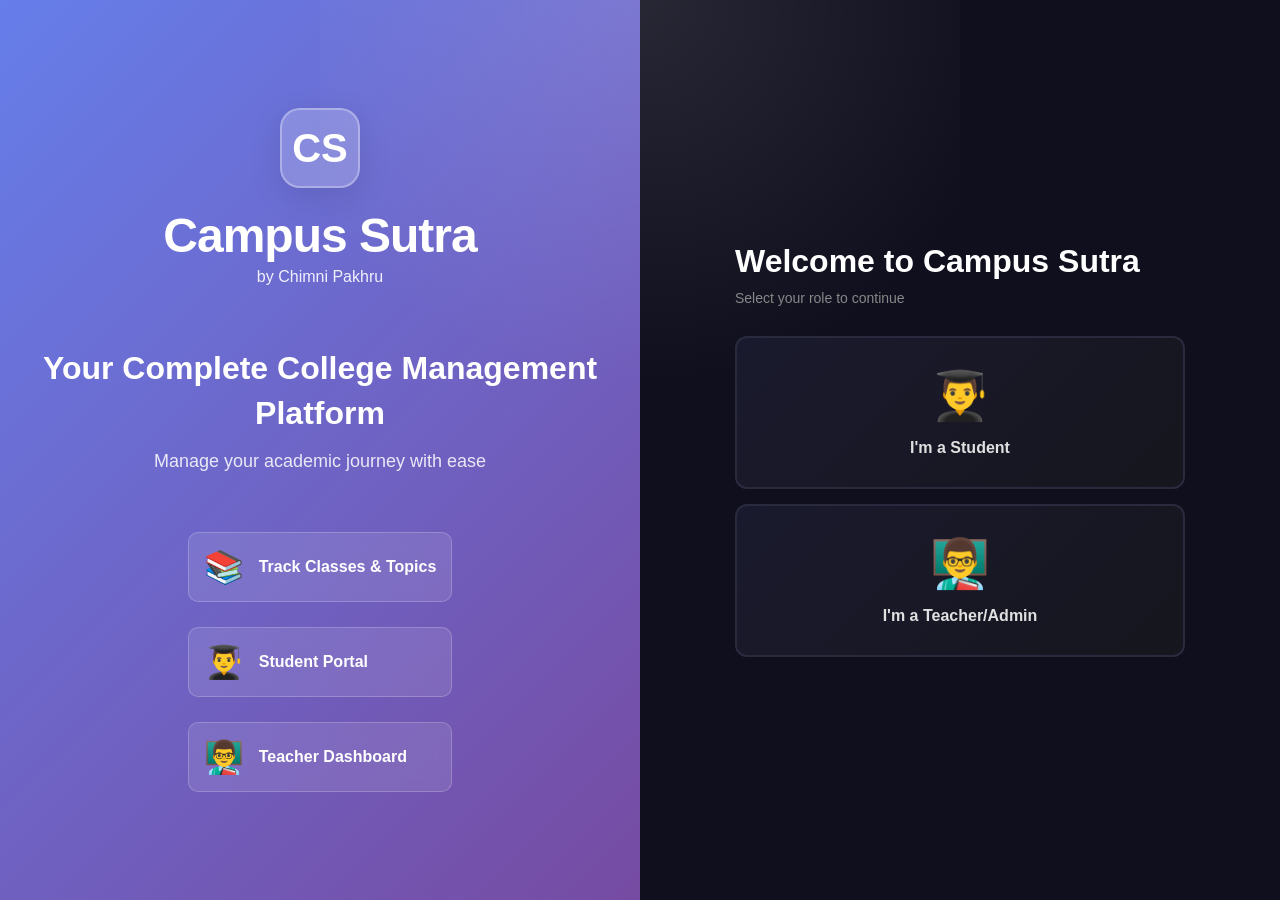
<file: index.html>
<!DOCTYPE html>
<html lang="en">
<head>
    <meta charset="UTF-8">
    <meta name="viewport" content="width=device-width, initial-scale=1.0">
    <title>Campus Sutra - Student Portal</title>
    <link rel="stylesheet" href="styles.css">
</head>
<body>
    <div class="app-container">
        <!-- SIDEBAR -->
        <aside class="sidebar">
            <div class="sidebar-header">
                <div class="logo">
                    <div class="logo-icon">CS</div>
                    <div>
                        <h3>Campus Sutra</h3>
                        <p>by Chimni Pakhru</p>
                    </div>
                </div>
            </div>

            <div class="search-box">
                <input type="text" placeholder="Search...">
            </div>

            <nav class="sidebar-nav">
                <div class="nav-section">
                    <p class="nav-label">MAIN MENU</p>
                    <a href="#" data-view="dashboard" class="nav-item active">📊 Dashboard</a>
                    <a href="#" data-view="today-timetable" class="nav-item">📅 Today's Class</a>
                    <a href="#" data-view="timetable" class="nav-item">📚 Full Timetable</a>
                </div>

                <div class="nav-section">
                    <p class="nav-label">ACADEMIC</p>
                    <a href="#" data-view="subjects" class="nav-item">📖 Subjects</a>
                    <a href="#" data-view="curriculum" class="nav-item">📚 Curriculum & Topics</a>
                    <a href="#" data-view="study-materials" class="nav-item">📁 Study Materials</a>
                    <a href="#" data-view="assignments" class="nav-item">📝 Assignments</a>
                </div>

                <div class="nav-section">
                    <p class="nav-label">SCHEDULES</p>
                    <a href="#" data-view="se-te-timetables" class="nav-item">👥 Class Timetables</a>
                </div>

                <div class="nav-section">
                    <p class="nav-label">PLANNING & UPDATES</p>
                    <a href="#" data-view="calendar" class="nav-item">📅 Calendar</a>
                    <a href="#" data-view="alerts" class="nav-item">🔔 Alerts</a>
                    <a href="#" data-view="notice" class="nav-item">📢 Notice Board</a>
                </div>

                <div class="nav-section">
                    <p class="nav-label">COMMUNICATION</p>
                    <a href="#" data-view="chat" class="nav-item">💬 Chat</a>
                </div>

                <!-- Teacher Only Section -->
                <div class="nav-section" id="teacherSection" style="display: none;">
                    <p class="nav-label">TEACHER PANEL</p>
                    <a href="#" data-view="mark-attendance" class="nav-item">✅ Mark Attendance</a>
                    <a href="#" data-view="attendance-reports" class="nav-item">📊 Attendance Reports</a>
                    <a href="#" data-view="edit-lectures" class="nav-item">✏️ Edit Lectures</a>
                    <a href="#" data-view="manage-codes" class="nav-item">🔑 Manage Codes</a>
                </div>

                <!-- HOD Only Section -->
                <div class="nav-section" id="hodSection" style="display: none;">
                    <p class="nav-label">HOD PANEL</p>
                    <a href="#" data-view="attendance-dashboard" class="nav-item">📈 Attendance Dashboard</a>
                    <a href="#" data-view="noc-management" class="nav-item">📄 NOC Management</a>
                </div>
            </nav>

            <div class="sidebar-footer">
                <div class="user-profile">
                    <div class="user-avatar" id="userAvatar">VA</div>
                    <div>
                        <p class="user-name" id="userName">Varad</p>
                        <p class="user-plan" id="userRole">Student</p>
                    </div>
                </div>
                <button class="logout-btn" onclick="logoutUser()">🚪 Logout</button>
            </div>
        </aside>

        <!-- MAIN CONTENT -->
        <div class="main-wrapper">
            <header class="navbar">
                <div class="navbar-left">
                    <span class="date-time" id="dateTime">WEDNESDAY, 7 JANUARY 2026</span>
                </div>
                <div class="navbar-center">
                    <input type="text" class="search-bar" placeholder="Ask your question...">
                </div>
                <div class="navbar-right">
                </div>
            </header>

            <main class="content">
                <!-- Dashboard View -->
                <section id="dashboard-view" class="view active">
                    <div class="dashboard-header">
                        <div class="greeting">
                            <h1>Welcome to <span class="gradient-text">Campus Sutra</span></h1>
                            <p>Semester 6 in Progress! 📚 Your complete college management platform by Chimni Pakhru</p>
                        </div>
                    </div>

                    <div class="dashboard-grid">
                        <!-- Next Class Card -->
                        <div class="section next-class-card" id="nextClassCard"></div>

                        <!-- Quick Stats -->
                        <div class="section">
                            <h2>📊 Quick Stats</h2>
                            <div class="stats-grid">
                                <div class="stat-card">
                                    <div class="stat-icon">📚</div>
                                    <div class="stat-info">
                                        <p class="stat-label">Classes Today</p>
                                        <p class="stat-value" id="classesToday">5</p>
                                    </div>
                                </div>
                                <div class="stat-card">
                                    <div class="stat-icon">📝</div>
                                    <div class="stat-info">
                                        <p class="stat-label">Pending Assignments</p>
                                        <p class="stat-value" id="pendingAssignments">3</p>
                                    </div>
                                </div>
                                <div class="stat-card">
                                    <div class="stat-icon">🔔</div>
                                    <div class="stat-info">
                                        <p class="stat-label">Notifications</p>
                                        <p class="stat-value" id="notifications">2</p>
                                    </div>
                                </div>
                                <div class="stat-card">
                                    <div class="stat-icon">📊</div>
                                    <div class="stat-info">
                                        <p class="stat-label">GPA</p>
                                        <p class="stat-value">8.5</p>
                                    </div>
                                </div>
                                <div class="stat-card">
                                    <div class="stat-icon">✅</div>
                                    <div class="stat-info">
                                        <p class="stat-label">Attendance</p>
                                        <p class="stat-value" id="attendancePercent">86.7%</p>
                                    </div>
                                </div>
                                <div class="stat-card">
                                    <div class="stat-icon">🔥</div>
                                    <div class="stat-info">
                                        <p class="stat-label">Study Streak</p>
                                        <p class="stat-value" id="studyStreak">1 day</p>
                                    </div>
                                </div>
                            </div>
                        </div>

                        <!-- Study Streak Widget -->
                        <div class="section study-streak-widget">
                            <h2>🔥 Study Streak</h2>
                            <div class="streak-info" id="streakInfo"></div>
                        </div>

                        <!-- Today's Schedule -->
                        <div class="section">
                            <h2>👨‍🎓 Today's Classes</h2>
                            <div class="today-schedule" id="todaySchedule"></div>
                        </div>

                        <!-- Quick To-Do -->
                        <div class="section">
                            <h2>✅ Quick Tasks</h2>
                            <div class="quick-todos" id="quickTodos"></div>
                            <div class="add-todo-form">
                                <input type="text" id="quickTodoInput" placeholder="Add a quick task...">
                                <button onclick="addQuickTodo()">➕</button>
                            </div>
                        </div>

                        <!-- Mini Calendar -->
                        <div class="section">
                            <h2>📅 Upcoming Events</h2>
                            <div class="mini-calendar" id="miniCalendar"></div>
                        </div>

                        <!-- Performance Chart -->
                        <div class="section">
                            <h2>📈 Performance Overview</h2>
                            <div class="performance-chart" id="performanceChart"></div>
                        </div>

                        <!-- Professor Highlight -->
                        <div class="section professor-highlight" id="professorHighlight"></div>

                        <!-- Recent Announcements -->
                        <div class="section">
                            <h2>📢 Recent Announcements</h2>
                            <div class="notices-list" id="recentNotices"></div>
                        </div>

                        <!-- Upcoming Deadlines -->
                        <div class="section">
                            <h2>⚡ Upcoming Deadlines</h2>
                            <div class="assignments-list" id="upcomingAssignments"></div>
                        </div>

                        <!-- Attendance Overview -->
                        <div class="section">
                            <h2>✅ Attendance Overview</h2>
                            <div class="attendance-overview" id="attendanceOverview"></div>
                        </div>
                    </div>
                </section>

                <!-- Today's Timetable View -->
                <section id="today-timetable-view" class="view">
                    <h1 id="todayClassesHeading">👨‍🎓 Today's Classes</h1>
                    <div class="today-timetable-container">
                        <div class="today-schedule-detailed" id="todayScheduleDetailed"></div>
                    </div>
                </section>

                <!-- Full Timetable View -->
                <section id="timetable-view" class="view">
                    <h1>📚 Full Timetable</h1>
                    <div class="timetable-container">
                        <table class="timetable">
                            <thead>
                                <tr>
                                    <th>Time</th>
                                    <th>Monday</th>
                                    <th>Tuesday</th>
                                    <th>Wednesday</th>
                                    <th>Thursday</th>
                                    <th>Friday</th>
                                </tr>
                            </thead>
                            <tbody id="timetable-body"></tbody>
                        </table>
                    </div>
                </section>

                <!-- Subjects View -->
                <section id="subjects-view" class="view">
                    <h1>📖 My Subjects</h1>
                    <div class="subjects-container" id="subjects-container"></div>
                    <div class="subject-chat-section" id="subject-chat-section" style="display: none;">
                        <h2>💬 <span id="current-subject-name"></span> - Chat</h2>
                        <div class="chat-container">
                            <div class="chat-list" id="subject-chat-list"></div>
                            <div class="chat-window">
                                <div class="messages" id="subject-messages-container">Select a student</div>
                                <div class="chat-input">
                                    <input type="text" id="subject-messageInput" placeholder="Type a message...">
                                    <button id="subject-sendBtn">Send</button>
                                </div>
                            </div>
                        </div>
                        <button onclick="closeSubjectChat()" class="back-btn">← Back to Subjects</button>
                    </div>
                </section>

                <!-- Curriculum & Topics View -->
                <section id="curriculum-view" class="view">
                    <h1>📚 Curriculum & Topics</h1>
                    
                    <div class="curriculum-selector">
                        <div class="selector-group">
                            <label>📖 Select Subject:</label>
                            <select id="subjectSelect" onchange="loadCurriculum()">
                                <option value="">-- Choose Subject --</option>
                                <option value="SPCC">System Programming & Compiler Construction</option>
                                <option value="CSS">Cryptography & System Security</option>
                                <option value="MC">Mobile Computing</option>
                            </select>
                        </div>
                    </div>

                    <div class="curriculum-container" id="curriculumContainer"></div>
                </section>

                <!-- Study Materials View -->
                <section id="study-materials-view" class="view">
                    <h1>📁 Study Materials</h1>
                    <div class="study-materials-container" id="study-materials-container"></div>
                </section>

                <!-- Class Timetables (SE/TE) View -->
                <section id="se-te-timetables-view" class="view">
                    <h1>📚 Class Timetables</h1>
                    
                    <div class="timetable-selector">
                        <div class="selector-group">
                            <label>📅 Select Year:</label>
                            <select id="yearSelect" onchange="loadSETETimetable()">
                                <option value="te">Third Year (TE)</option>
                                <option value="se">Second Year (SE)</option>
                            </select>
                        </div>
                        <div class="selector-group">
                            <label>📍 Select Section:</label>
                            <select id="sectionSelect" onchange="loadSETETimetable()">
                                <option value="A">Section A</option>
                                <option value="B">Section B</option>
                            </select>
                        </div>
                    </div>

                    <div class="class-info-card" id="classInfoCard"></div>

                    <div class="timetable-container">
                        <table class="timetable">
                            <thead>
                                <tr>
                                    <th>Time</th>
                                    <th>Monday</th>
                                    <th>Tuesday</th>
                                    <th>Wednesday</th>
                                    <th>Thursday</th>
                                    <th>Friday</th>
                                </tr>
                            </thead>
                            <tbody id="se-te-timetable-body"></tbody>
                        </table>
                    </div>
                </section>

                <!-- Calendar View -->
                <section id="calendar-view" class="view">
                    <h1>📅 Calendar & Tasks</h1>
                    <div class="calendar-container">
                        <div id="calendar" class="calendar-card"></div>
                        <div class="tasks-card">
                            <h3>📝 Today's Tasks</h3>
                            <input type="text" id="taskInput" placeholder="Add a new task...">
                            <button id="addTaskBtn">➕ Add Task</button>
                            <ul id="taskList" class="task-list"></ul>
                        </div>
                    </div>
                </section>

                <!-- Assignments View -->
                <section id="assignments-view" class="view">
                    <h1>📝 My Assignments</h1>
                    <div class="assignments-container" id="assignments-container"></div>
                </section>

                <!-- Alerts View -->
                <section id="alerts-view" class="view">
                    <h1>🔔 Alerts & Notifications</h1>
                    <div class="alerts-container" id="alerts-container"></div>
                </section>

                <!-- Notice Board View -->
                <section id="notice-view" class="view">
                    <h1>📢 Notice Board</h1>
                    <div class="notice-container" id="notice-container"></div>
                </section>

                <!-- Chat View -->
                <section id="chat-view" class="view">
                    <h1>💬 Chat with Classmates</h1>
                    <div class="chat-container">
                        <div class="chat-list" id="chat-list"></div>
                        <div class="chat-window">
                            <div class="messages" id="messages-container">Select a student</div>
                            <div class="chat-input">
                                <input type="text" id="messageInput" placeholder="Type a message...">
                                <button id="sendBtn">Send</button>
                            </div>
                        </div>
                    </div>
                </section>

                <!-- Edit Lectures View (Teacher Only) -->
                <section id="edit-lectures-view" class="view">
                    <h1>✏️ Edit Lectures & Topics</h1>
                    <div class="edit-lectures-container" id="editLecturesContainer"></div>
                </section>

                <!-- Manage Codes View (Teacher Only) -->
                <section id="manage-codes-view" class="view">
                    <h1>🔑 Manage Registration Codes</h1>
                    <div class="manage-codes-container" id="manageCodesContainer"></div>
                </section>

                <!-- Mark Attendance View (Teacher Only) -->
                <section id="mark-attendance-view" class="view">
                    <h1>✅ Mark Attendance (Quick & Easy)</h1>
                    <div class="attendance-marking-container">
                        <div class="form-card">
                            <div class="form-group">
                                <label>📅 Select Date</label>
                                <input type="date" id="attendanceDate" class="form-control" value="">
                            </div>
                            <div class="form-group">
                                <label>📖 Your Subjects</label>
                                <select id="attendanceSubject" class="form-control">
                                    <option value="">-- Loading your subjects --</option>
                                </select>
                            </div>
                            <button onclick="quickLoadAttendance()" class="btn-primary">⚡ Open Attendance</button>
                        </div>
                        
                        <div id="attendanceList" class="attendance-list-quick" style="display: none;">
                            <div class="quick-attendance-header">
                                <div>
                                    <h3>📚 <span id="selectedDateSubject"></span></h3>
                                    <p id="attendanceStats" style="color: #888; font-size: 12px; margin-top: 4px;"></p>
                                </div>
                                <div class="quick-buttons">
                                    <button onclick="markAllPresent()" class="btn-quick-action" title="Mark all as Present">✅ Mark All Present</button>
                                    <button onclick="markAllAbsent()" class="btn-quick-action" title="Mark all as Absent">❌ Mark All Absent</button>
                                    <button onclick="clearAllMarks()" class="btn-quick-action" title="Clear all marks">🔄 Clear All</button>
                                </div>
                            </div>
                            <div id="studentsList" class="students-grid-fast"></div>
                            <div class="attendance-footer-actions">
                                <button onclick="saveAttendanceRecords()" class="btn-success btn-large">💾 Save Attendance</button>
                                <button onclick="closeAttendance()" class="btn-cancel">Cancel</button>
                            </div>
                        </div>
                    </div>
                </section>

                <!-- Attendance Reports View (Teacher) -->
                <section id="attendance-reports-view" class="view">
                    <h1>📊 Attendance Reports</h1>
                    <div class="attendance-reports-container">
                        <div class="form-card">
                            <div class="form-group">
                                <label>📖 Select Subject</label>
                                <select id="reportSubject" class="form-control">
                                    <option value="">-- Choose Subject --</option>
                                    <option value="SPCC">System Programming & Compiler Construction</option>
                                    <option value="CSS">Cryptography & System Security</option>
                                    <option value="MC">Mobile Computing</option>
                                    <option value="AI">Artificial Intelligence</option>
                                    <option value="IOT">Internet Of Things</option>
                                    <option value="CC">Cloud Computing</option>
                                </select>
                            </div>
                            <button onclick="loadAttendanceReport()" class="btn-primary">📊 Load Report</button>
                        </div>
                        
                        <div id="reportContainer" class="report-container" style="display: none;">
                            <h3>Attendance Report - <span id="reportTitle"></span></h3>
                            <div id="reportData" class="report-table"></div>
                        </div>
                    </div>
                </section>

                <!-- Attendance Dashboard View (HOD Only) -->
                <section id="attendance-dashboard-view" class="view">
                    <h1>📈 Attendance Dashboard (HOD)</h1>
                    <div class="attendance-dashboard-container">
                        <div class="dashboard-stats">
                            <div class="stat-card">
                                <h3>Total Students</h3>
                                <p id="totalStudentsCount" class="stat-value">0</p>
                            </div>
                            <div class="stat-card">
                                <h3>Average Attendance</h3>
                                <p id="avgAttendancePercentage" class="stat-value">0%</p>
                            </div>
                            <div class="stat-card">
                                <h3>Defaulters</h3>
                                <p id="defaultersCount" class="stat-value">0</p>
                            </div>
                        </div>

                        <div class="form-card">
                            <div class="form-group">
                                <label>📖 Select Subject</label>
                                <select id="hodSubjectFilter" class="form-control">
                                    <option value="">-- All Subjects --</option>
                                    <option value="SPCC">System Programming & Compiler Construction</option>
                                    <option value="CSS">Cryptography & System Security</option>
                                    <option value="MC">Mobile Computing</option>
                                    <option value="AI">Artificial Intelligence</option>
                                    <option value="IOT">Internet Of Things</option>
                                    <option value="CC">Cloud Computing</option>
                                </select>
                            </div>
                            <button onclick="loadHODAttendanceDashboard()" class="btn-primary">🔍 Load Dashboard</button>
                        </div>

                        <div id="hodDashboardData" class="dashboard-data" style="display: none;">
                            <h3>Student Attendance Overview</h3>
                            <div id="hodStudentsList" class="students-list"></div>
                        </div>
                    </div>
                </section>

                <!-- NOC Management View (HOD Only) -->
                <section id="noc-management-view" class="view">
                    <h1>📄 NOC Management</h1>
                    <div class="noc-container">
                        <div class="form-card">
                            <div class="form-group">
                                <label>🔍 Search Student (Roll Number)</label>
                                <input type="text" id="studentSearchInput" class="form-control" placeholder="Enter roll number...">
                            </div>
                            <button onclick="searchNOCStudent()" class="btn-primary">🔎 Search</button>
                        </div>

                        <div id="nocStudentInfo" class="noc-student-info" style="display: none;">
                            <h3>Student Details</h3>
                            <div id="nocDetails" class="noc-details-container"></div>
                            <div class="noc-action-buttons">
                                <button onclick="issueCertificate()" class="btn-success">✅ Issue NOC</button>
                                <button onclick="denyNOC()" class="btn-danger">❌ Deny NOC</button>
                            </div>
                        </div>
                    </div>
                </section>
            </main>
        </div>
    </div>

    <!-- Include data file BEFORE script.js -->
    <script src="data.js?v=1.1"></script>
    <script src="auth.js?v=1.1"></script>
    <script src="script.js?v=1.1"></script>

    <script>
        // Initialize attendance date input with today's date
        document.addEventListener('DOMContentLoaded', function() {
            const today = new Date();
            const dateString = today.toISOString().split('T')[0];
            const attendanceDate = document.getElementById('attendanceDate');
            if (attendanceDate) {
                attendanceDate.value = dateString;
            }
        });
    </script>
</body>
</html>
</file>
<file: styles.css>
* {
    margin: 0;
    padding: 0;
    box-sizing: border-box;
}

html, body {
    height: 100%;
    width: 100%;
}

body {
    font-family: 'Segoe UI', Tahoma, Geneva, Verdana, sans-serif;
    background: #0f0f1e;
    color: #e0e0e0;
    overflow: hidden;
}

.app-container {
    display: flex;
    height: 100vh;
    width: 100%;
    background: #0f0f1e;
}

/* ========== SIDEBAR ========== */
.sidebar {
    width: 260px;
    background: #1a1a2e;
    border-right: 1px solid #2a2a3e;
    display: flex;
    flex-direction: column;
    overflow-y: auto;
    padding: 20px;
    flex-shrink: 0;
}

.sidebar-header {
    margin-bottom: 30px;
}

.logo {
    display: flex;
    align-items: center;
    gap: 12px;
}

.logo-icon {
    width: 40px;
    height: 40px;
    background: linear-gradient(135deg, #667eea 0%, #764ba2 100%);
    border-radius: 12px;
    display: flex;
    align-items: center;
    justify-content: center;
    font-weight: bold;
    color: white;
    font-size: 16px;
    box-shadow: 0 4px 15px rgba(102, 126, 234, 0.3);
}

.logo h3 {
    font-size: 16px;
    color: white;
    margin: 0;
    font-weight: 700;
}

.logo p {
    font-size: 12px;
    color: #888;
    margin: 0;
}

.search-box {
    margin-bottom: 30px;
}

.search-box input {
    width: 100%;
    padding: 10px 12px;
    background: #2a2a3e;
    border: 1px solid #3a3a4e;
    border-radius: 8px;
    color: #e0e0e0;
    font-size: 13px;
    transition: all 0.3s ease;
}

.search-box input::placeholder {
    color: #666;
}

.search-box input:focus {
    outline: none;
    border-color: #667eea;
    box-shadow: 0 0 8px rgba(102, 126, 234, 0.2);
}

.sidebar-nav {
    flex: 1;
}

.nav-section {
    margin-bottom: 30px;
}

.nav-label {
    font-size: 11px;
    font-weight: 600;
    color: #666;
    text-transform: uppercase;
    letter-spacing: 0.5px;
    margin-bottom: 12px;
    padding-left: 4px;
}

.nav-item {
    display: block;
    width: 100%;
    padding: 12px 14px;
    color: #aaa;
    text-decoration: none;
    border-radius: 8px;
    transition: all 0.3s ease;
    margin-bottom: 6px;
    font-size: 14px;
    cursor: pointer;
    border: 1px solid transparent;
    font-weight: 500;
}

.nav-item:hover {
    background: #2a2a3e;
    color: #e0e0e0;
    border-color: #3a3a4e;
}

.nav-item.active {
    background: linear-gradient(135deg, #667eea 0%, #764ba2 100%);
    color: white;
    border-color: transparent;
    box-shadow: 0 4px 15px rgba(102, 126, 234, 0.3);
}

.sidebar-footer {
    border-top: 1px solid #2a2a3e;
    padding-top: 20px;
    margin-top: auto;
}

.user-profile {
    display: flex;
    align-items: center;
    gap: 12px;
    padding: 12px;
    border-radius: 8px;
    cursor: pointer;
    transition: all 0.3s ease;
}

.user-profile:hover {
    background: #2a2a3e;
}

.user-avatar {
    width: 40px;
    height: 40px;
    background: linear-gradient(135deg, #667eea 0%, #764ba2 100%);
    border-radius: 50%;
    display: flex;
    align-items: center;
    justify-content: center;
    color: white;
    font-weight: bold;
    font-size: 14px;
    box-shadow: 0 4px 12px rgba(102, 126, 234, 0.2);
}

.user-name {
    font-size: 13px;
    font-weight: 600;
    color: #e0e0e0;
    margin: 0;
}

.user-plan {
    font-size: 12px;
    color: #888;
    margin: 0;
}

/* ========== MAIN WRAPPER ========== */
.main-wrapper {
    flex: 1;
    display: flex;
    flex-direction: column;
    overflow: hidden;
    background: #0f0f1e;
}

/* ========== NAVBAR ========== */
.navbar {
    background: #16161e;
    border-bottom: 1px solid #2a2a3e;
    padding: 15px 30px;
    display: flex;
    align-items: center;
    justify-content: space-between;
    gap: 20px;
    flex-shrink: 0;
    backdrop-filter: blur(10px);
}

.navbar-left {
    min-width: 200px;
}

.date-time {
    font-size: 12px;
    color: #888;
    text-transform: uppercase;
    letter-spacing: 0.5px;
    font-weight: 600;
}

.navbar-center {
    flex: 1;
    max-width: 400px;
}

.search-bar {
    width: 100%;
    padding: 10px 16px;
    background: #1a1a2e;
    border: 1px solid #2a2a3e;
    border-radius: 8px;
    color: #e0e0e0;
    font-size: 14px;
    transition: all 0.3s ease;
}

.search-bar::placeholder {
    color: #666;
}

.search-bar:focus {
    outline: none;
    border-color: #667eea;
    box-shadow: 0 0 8px rgba(102, 126, 234, 0.2);
}

.navbar-right {
    display: flex;
    align-items: center;
    gap: 15px;
}

.icon-btn {
    background: none;
    border: none;
    font-size: 18px;
    cursor: pointer;
    color: #aaa;
    transition: all 0.3s ease;
    width: 36px;
    height: 36px;
    display: flex;
    align-items: center;
    justify-content: center;
    border-radius: 8px;
}

.icon-btn:hover {
    color: #e0e0e0;
    background: #2a2a3e;
}

.upgrade-btn {
    padding: 8px 20px;
    background: linear-gradient(135deg, #667eea 0%, #764ba2 100%);
    color: white;
    border: none;
    border-radius: 8px;
    font-weight: 600;
    font-size: 14px;
    cursor: pointer;
    transition: all 0.3s ease;
    box-shadow: 0 4px 15px rgba(102, 126, 234, 0.3);
}

.upgrade-btn:hover {
    opacity: 0.9;
    transform: translateY(-2px);
    box-shadow: 0 6px 20px rgba(102, 126, 234, 0.4);
}

/* ========== CONTENT ========== */
.content {
    flex: 1;
    overflow-y: auto;
    padding: 30px;
    background: #0f0f1e;
}

.view {
    display: none;
    animation: fadeIn 0.4s ease;
}

.view.active {
    display: block;
}

@keyframes fadeIn {
    from {
        opacity: 0;
        transform: translateY(10px);
    }
    to {
        opacity: 1;
        transform: translateY(0);
    }
}

h1 {
    font-size: 32px;
    color: white;
    margin-bottom: 30px;
    font-weight: 700;
    letter-spacing: -0.5px;
}

h2 {
    font-size: 20px;
    color: white;
    margin-bottom: 20px;
    font-weight: 700;
}

.gradient-text {
    background: linear-gradient(135deg, #667eea 0%, #764ba2 100%);
    -webkit-background-clip: text;
    -webkit-text-fill-color: transparent;
    background-clip: text;
}

/* ========== DASHBOARD HEADER ========== */
.dashboard-header {
    display: flex;
    justify-content: space-between;
    align-items: center;
    margin-bottom: 40px;
    flex-wrap: wrap;
    gap: 20px;
}

.greeting {
    animation: slideDown 0.5s ease;
}

@keyframes slideDown {
    from {
        opacity: 0;
        transform: translateY(-20px);
    }
    to {
        opacity: 1;
        transform: translateY(0);
    }
}

.greeting h1 {
    margin-bottom: 8px;
    font-size: 36px;
}

.greeting p {
    color: #888;
    font-size: 16px;
    font-weight: 500;
}

.live-clock {
    background: linear-gradient(135deg, #667eea 0%, #764ba2 100%);
    padding: 20px 30px;
    border-radius: 12px;
    text-align: center;
    box-shadow: 0 8px 24px rgba(102, 126, 234, 0.2);
}

.clock-display {
    font-size: 36px;
    font-weight: 700;
    color: white;
    font-family: 'Courier New', monospace;
    letter-spacing: 2px;
}

.clock-label {
    font-size: 12px;
    color: rgba(255, 255, 255, 0.8);
    margin-top: 4px;
    text-transform: uppercase;
}

/* ========== DASHBOARD GRID ========== */
.dashboard-grid {
    display: grid;
    grid-template-columns: repeat(2, 1fr);
    gap: 30px;
}

.section {
    background: linear-gradient(135deg, #1a1a2e 0%, #16161e 100%);
    border: 1px solid #2a2a3e;
    border-radius: 16px;
    padding: 28px;
    transition: all 0.3s ease;
    backdrop-filter: blur(10px);
}

.section:hover {
    border-color: #3a3a4e;
    box-shadow: 0 8px 32px rgba(102, 126, 234, 0.1);
}

.section h2 {
    margin-top: 0;
}

/* ========== STATS GRID ========== */
.stats-grid {
    display: grid;
    grid-template-columns: repeat(auto-fit, minmax(150px, 1fr));
    gap: 16px;
}

.stat-card {
    display: flex;
    align-items: center;
    gap: 12px;
    padding: 16px;
    background: #16161e;
    border: 1px solid #2a2a3e;
    border-radius: 10px;
    transition: all 0.3s ease;
}

.stat-card:hover {
    background: #1a1a2e;
    border-color: #667eea;
    transform: translateY(-4px);
}

.stat-icon {
    font-size: 32px;
}

.stat-info {
    flex: 1;
}

.stat-label {
    font-size: 12px;
    color: #888;
    margin: 0;
    font-weight: 600;
}

.stat-value {
    font-size: 24px;
    font-weight: 700;
    color: #667eea;
    margin: 4px 0 0 0;
}

/* ========== NEXT CLASS CARD ========== */
.next-class-card {
    grid-column: 1 / -1;
    background: linear-gradient(135deg, #667eea 0%, #764ba2 100%) !important;
    color: white !important;
    position: relative;
    overflow: hidden;
    border: none !important;
}

.next-class-card::before {
    content: '';
    position: absolute;
    top: -50%;
    right: -50%;
    width: 100%;
    height: 100%;
    background: radial-gradient(circle, rgba(255, 255, 255, 0.1) 0%, transparent 70%);
}

.next-class-content {
    position: relative;
    z-index: 1;
}

.next-class-content h2 {
    color: white !important;
    margin-bottom: 20px;
}

.next-class-details {
    margin-bottom: 20px;
}

.next-class-details h3 {
    font-size: 24px;
    color: white;
    margin-bottom: 16px;
}

.next-class-info {
    display: grid;
    grid-template-columns: repeat(2, 1fr);
    gap: 12px;
}

.next-class-info p {
    color: rgba(255, 255, 255, 0.9);
    font-size: 14px;
    margin: 0;
}

.time-remaining {
    margin: 20px 0;
    padding: 16px;
    background: rgba(255, 255, 255, 0.1);
    border-radius: 8px;
    text-align: center;
}

.remaining-text {
    color: white;
    font-size: 16px;
    margin: 0;
}

.btn-prepare {
    background: white;
    color: #667eea;
    border: none;
    padding: 12px 24px;
    border-radius: 8px;
    cursor: pointer;
    font-weight: 700;
    transition: all 0.3s ease;
}

.btn-prepare:hover {
    transform: translateY(-2px);
    box-shadow: 0 4px 12px rgba(0, 0, 0, 0.2);
}

/* ========== STUDY STREAK WIDGET ========== */
.study-streak-widget {
    background: linear-gradient(135deg, #ffa502 0%, #ff7a00 100%) !important;
    color: white !important;
    border: none !important;
}

.study-streak-widget h2 {
    color: white !important;
}

.streak-info {
    display: flex;
    align-items: center;
    gap: 30px;
}

.streak-display {
    text-align: center;
}

.streak-number {
    font-size: 48px;
    font-weight: 700;
    color: white;
}

.streak-text {
    color: rgba(255, 255, 255, 0.9);
    font-size: 14px;
}

.streak-details {
    display: grid;
    grid-template-columns: repeat(3, 1fr);
    gap: 16px;
}

.detail-item {
    background: rgba(255, 255, 255, 0.1);
    padding: 12px;
    border-radius: 8px;
    text-align: center;
}

.detail-item span {
    color: rgba(255, 255, 255, 0.8);
    font-size: 12px;
    display: block;
}

.detail-item strong {
    color: white;
    font-size: 18px;
    display: block;
    margin-top: 4px;
}

.streak-progress {
    margin-top: 16px;
}

.progress-bar {
    width: 100%;
    height: 8px;
    background: rgba(255, 255, 255, 0.2);
    border-radius: 4px;
    overflow: hidden;
    margin-bottom: 8px;
}

.progress-fill {
    height: 100%;
    background: white;
    transition: width 0.3s ease;
}

/* ========== TODAY'S SCHEDULE CARDS ========== */
.today-class-card {
    display: flex;
    gap: 16px;
    padding: 16px;
    background: #16161e;
    border-left: 4px solid #667eea;
    border-radius: 10px;
    transition: all 0.3s ease;
    margin-bottom: 12px;
}

.today-class-card:hover {
    background: #1a1a2e;
    border-left-color: #764ba2;
    transform: translateX(4px);
}

.today-class-card .time {
    font-weight: 700;
    color: #667eea;
    min-width: 80px;
}

.today-class-card .details {
    flex: 1;
}

.today-class-card .details h4 {
    color: white;
    margin-bottom: 4px;
    font-size: 15px;
}

.today-class-card .details p {
    color: #888;
    font-size: 13px;
    margin: 2px 0;
}

.class-type {
    display: inline-block;
    padding: 4px 10px;
    background: #667eea;
    color: white;
    border-radius: 4px;
    font-size: 11px;
    font-weight: 700;
    margin-top: 8px;
    text-transform: uppercase;
}

/* ========== LECTURE TOPICS STYLING ========== */
.lecture-topics {
    margin-top: 16px;
    padding: 16px;
    background: rgba(102, 126, 234, 0.08);
    border-radius: 10px;
    border-left: 3px solid #667eea;
}

.lecture-topics h5 {
    color: #667eea;
    margin: 0 0 12px 0;
    font-size: 14px;
    font-weight: 700;
    text-transform: uppercase;
    letter-spacing: 0.5px;
}

.topics-covered {
    display: flex;
    flex-direction: column;
    gap: 8px;
    margin-bottom: 12px;
}

.topic-tag {
    display: flex;
    align-items: center;
    gap: 8px;
    padding: 8px 12px;
    background: rgba(102, 126, 234, 0.1);
    border-radius: 6px;
    transition: all 0.3s ease;
}

.topic-tag:hover {
    background: rgba(102, 126, 234, 0.15);
    transform: translateX(4px);
}

.topic-dot {
    color: #667eea;
    font-weight: 700;
    font-size: 16px;
}

.topic-text {
    color: #e0e0e0;
    font-size: 13px;
    font-weight: 500;
}

.module-indicator {
    display: flex;
    align-items: center;
    gap: 8px;
    padding-top: 8px;
    border-top: 1px solid rgba(102, 126, 234, 0.2);
}

.module-badge {
    display: inline-block;
    background: linear-gradient(135deg, #667eea 0%, #764ba2 100%);
    color: white;
    padding: 4px 12px;
    border-radius: 12px;
    font-size: 11px;
    font-weight: 700;
    text-transform: uppercase;
    letter-spacing: 0.5px;
    box-shadow: 0 2px 8px rgba(102, 126, 234, 0.2);
}

/* ========== ATTENDANCE DECISION BUTTONS ========== */
.attendance-decision {
    display: flex;
    gap: 10px;
    margin-top: 16px;
    padding-top: 16px;
    border-top: 1px solid rgba(102, 126, 234, 0.2);
}

.btn-attend,
.btn-skip {
    flex: 1;
    padding: 10px 16px;
    border: none;
    border-radius: 8px;
    cursor: pointer;
    font-weight: 600;
    font-size: 13px;
    transition: all 0.3s ease;
    text-transform: uppercase;
    letter-spacing: 0.5px;
}

.btn-attend {
    background: linear-gradient(135deg, #51cf66 0%, #40ac76 100%);
    color: white;
    box-shadow: 0 2px 8px rgba(81, 207, 102, 0.2);
}

.btn-attend:hover {
    transform: translateY(-2px);
    box-shadow: 0 4px 12px rgba(81, 207, 102, 0.3);
}

.btn-skip {
    background: linear-gradient(135deg, #ff6b6b 0%, #ee5a52 100%);
    color: white;
    box-shadow: 0 2px 8px rgba(255, 107, 107, 0.2);
}

.btn-skip:hover {
    transform: translateY(-2px);
    box-shadow: 0 4px 12px rgba(255, 107, 107, 0.3);
}

/* ========== TODAY'S DETAILED SCHEDULE ========== */
.today-timetable-container {
    display: flex;
    flex-direction: column;
    gap: 20px;
}

.today-schedule-detailed {
    display: flex;
    flex-direction: column;
    gap: 16px;
}

.today-schedule-card {
    background: linear-gradient(135deg, #1a1a2e 0%, #16161e 100%);
    border: 1px solid #2a2a3e;
    border-left: 5px solid #667eea;
    border-radius: 14px;
    padding: 24px;
    transition: all 0.4s ease;
    position: relative;
    overflow: hidden;
}

.today-schedule-card::before {
    content: '';
    position: absolute;
    top: 0;
    right: -50%;
    width: 100%;
    height: 100%;
    background: radial-gradient(circle, rgba(102, 126, 234, 0.1) 0%, transparent 70%);
    transition: all 0.6s ease;
}

.today-schedule-card:hover {
    border-left-color: #764ba2;
    border-color: #667eea;
    transform: translateY(-8px);
    box-shadow: 0 12px 32px rgba(102, 126, 234, 0.15);
}

.today-schedule-card:hover::before {
    right: -25%;
}

.card-time {
    font-size: 24px;
    font-weight: 700;
    color: #667eea;
    margin-bottom: 12px;
    position: relative;
    z-index: 1;
}

.card-content h3 {
    font-size: 22px;
    color: white;
    margin-bottom: 14px;
    font-weight: 700;
    position: relative;
    z-index: 1;
}

.card-meta {
    display: flex;
    gap: 20px;
    margin-bottom: 16px;
    flex-wrap: wrap;
    position: relative;
    z-index: 1;
}

.meta-item {
    display: flex;
    align-items: center;
    gap: 8px;
    color: #888;
    font-size: 14px;
    font-weight: 500;
}

.meta-icon {
    font-size: 16px;
}

.card-topic {
    background: rgba(102, 126, 234, 0.05);
    padding: 14px;
    border-radius: 8px;
    position: relative;
    z-index: 1;
}

.card-topic p {
    color: #e0e0e0;
    font-size: 14px;
    margin: 0;
    line-height: 1.5;
}

.card-topic strong {
    color: #667eea;
}

.today-schedule-break {
    display: flex;
    align-items: center;
    justify-content: center;
    gap: 16px;
    padding: 20px;
    background: #16161e;
    border: 2px dashed #2a2a3e;
    border-radius: 10px;
    text-align: center;
}

.break-time {
    font-weight: 700;
    color: #888;
    font-size: 18px;
}

.break-label {
    color: #666;
    font-size: 16px;
    font-weight: 600;
}

.today-schedule-card.project-card {
    border-left: 5px solid #e74c3c;
    background: linear-gradient(135deg, rgba(231, 76, 60, 0.1) 0%, rgba(192, 57, 43, 0.05) 100%);
}

.today-schedule-card.project-card:hover {
    border-left-color: #c0392b;
}

/* ========== QUICK TODOS ========== */
.quick-todos {
    display: flex;
    flex-direction: column;
    gap: 10px;
    margin-bottom: 16px;
}

.quick-todo-item {
    display: flex;
    align-items: center;
    gap: 12px;
    padding: 12px;
    background: #16161e;
    border-left: 4px solid #667eea;
    border-radius: 8px;
    transition: all 0.3s ease;
}

.quick-todo-item.priority-high {
    border-left-color: #ff6b6b;
}

.quick-todo-item.priority-medium {
    border-left-color: #ffa502;
}

.quick-todo-item.completed {
    opacity: 0.6;
}

.quick-todo-item input[type="checkbox"] {
    width: 18px;
    height: 18px;
    cursor: pointer;
}

.todo-content {
    flex: 1;
}

.todo-content p {
    margin: 0;
    color: #e0e0e0;
    font-weight: 500;
}

.todo-content small {
    color: #888;
    font-size: 12px;
}

.todo-delete {
    background: #ff6b6b;
    color: white;
    border: none;
    width: 24px;
    height: 24px;
    border-radius: 50%;
    cursor: pointer;
    font-weight: 700;
    transition: all 0.2s ease;
}

.todo-delete:hover {
    background: #ff5252;
    transform: scale(1.1);
}

.add-todo-form {
    display: flex;
    gap: 8px;
}

.add-todo-form input {
    flex: 1;
    padding: 10px;
    background: #16161e;
    border: 1px solid #2a2a3e;
    border-radius: 6px;
    color: #e0e0e0;
    font-size: 13px;
}

.add-todo-form button {
    padding: 10px 16px;
    background: linear-gradient(135deg, #667eea 0%, #764ba2 100%);
    color: white;
    border: none;
    border-radius: 6px;
    cursor: pointer;
    font-weight: 600;
}

/* ========== MINI CALENDAR ========== */
.mini-calendar-events {
    display: flex;
    flex-direction: column;
    gap: 10px;
}

.mini-event {
    display: flex;
    justify-content: space-between;
    align-items: center;
    padding: 12px;
    background: #16161e;
    border-radius: 8px;
    border-left: 4px solid;
    transition: all 0.2s ease;
}

.mini-event.deadline {
    border-left-color: #ff6b6b;
}

.mini-event.exam {
    border-left-color: #667eea;
}

.mini-event:hover {
    transform: translateX(4px);
}

.event-date {
    font-weight: 700;
    color: #667eea;
    font-size: 14px;
}

.event-name {
    color: #e0e0e0;
    font-size: 13px;
}

/* ========== PERFORMANCE CHART ========== */
.chart-container {
    display: flex;
    flex-direction: column;
    gap: 16px;
}

.chart-item {
    display: grid;
    grid-template-columns: 80px 1fr 60px;
    gap: 12px;
    align-items: center;
}

.chart-label {
    font-size: 13px;
    font-weight: 700;
    color: #e0e0e0;
    text-align: right;
}

.chart-bar-container {
    height: 24px;
    background: #16161e;
    border-radius: 6px;
    overflow: hidden;
}

.chart-bar {
    height: 100%;
    border-radius: 6px;
    transition: width 0.3s ease;
}

.chart-value {
    font-size: 12px;
    color: #888;
    font-weight: 600;
    text-align: right;
}

/* ========== PROFESSOR HIGHLIGHT ========== */
.professor-highlight {
    grid-column: 1 / -1;
}

.prof-highlight-content {
    display: grid;
    grid-template-columns: 120px 1fr;
    gap: 24px;
    align-items: start;
}

.prof-avatar {
    font-size: 80px;
    text-align: center;
    background: linear-gradient(135deg, #667eea 0%, #764ba2 100%);
    padding: 20px;
    border-radius: 12px;
    display: flex;
    align-items: center;
    justify-content: center;
}

.prof-info h3 {
    font-size: 20px;
    color: white;
    margin: 0 0 8px 0;
}

.prof-subject {
    color: #667eea;
    font-weight: 700;
    font-size: 14px;
    margin: 0 0 8px 0;
}

.prof-specialization,
.prof-experience {
    color: #888;
    font-size: 13px;
    margin: 4px 0;
}

.prof-achievements {
    margin: 12px 0;
    padding: 12px;
    background: #16161e;
    border-radius: 8px;
}

.prof-achievements strong {
    color: #667eea;
    font-size: 13px;
}

.prof-achievements ul {
    list-style: none;
    padding: 0;
    margin: 8px 0 0 0;
}

.prof-achievements li {
    color: #888;
    font-size: 12px;
    padding: 4px 0;
}

.prof-contact {
    margin: 12px 0;
    display: grid;
    grid-template-columns: repeat(2, 1fr);
    gap: 12px;
}

.prof-contact p {
    color: #888;
    font-size: 12px;
    margin: 0;
}

.prof-quote {
    background: linear-gradient(135deg, rgba(102, 126, 234, 0.1) 0%, rgba(118, 75, 162, 0.05) 100%);
    padding: 16px;
    border-left: 3px solid #667eea;
    border-radius: 8px;
    margin: 12px 0;
}

.prof-quote em {
    color: #e0e0e0;
    font-style: italic;
    font-size: 13px;
}

.btn-contact {
    background: linear-gradient(135deg, #667eea 0%, #764ba2 100%);
    color: white;
    border: none;
    padding: 10px 20px;
    border-radius: 6px;
    cursor: pointer;
    font-weight: 600;
    font-size: 13px;
    transition: all 0.3s ease;
}

.btn-contact:hover {
    transform: translateY(-2px);
    box-shadow: 0 4px 12px rgba(102, 126, 234, 0.3);
}

/* ========== ATTENDANCE OVERVIEW ========== */
.attendance-stats {
    display: grid;
    grid-template-columns: repeat(3, 1fr);
    gap: 16px;
    margin-bottom: 20px;
}

.attendance-item {
    padding: 16px;
    border-radius: 8px;
    text-align: center;
    color: white;
}

.attendance-item.present {
    background: linear-gradient(135deg, #51cf66 0%, #40ac76 100%);
}

.attendance-item.absent {
    background: linear-gradient(135deg, #ff6b6b 0%, #ee5a52 100%);
}

.attendance-item.leave {
    background: linear-gradient(135deg, #ffa502 0%, #ff7a00 100%);
}

.attendance-label {
    font-size: 12px;
    font-weight: 700;
    text-transform: uppercase;
    opacity: 0.9;
}

.attendance-number {
    font-size: 32px;
    font-weight: 700;
    margin: 8px 0;
}

.attendance-percent {
    font-size: 14px;
    font-weight: 600;
    opacity: 0.95;
}

.attendance-progress {
    background: #16161e;
    padding: 16px;
    border-radius: 8px;
}

.progress-row {
    display: flex;
    height: 16px;
    border-radius: 8px;
    overflow: hidden;
    margin-bottom: 12px;
    gap: 2px;
}

.progress-bar-segment {
    border-radius: 4px;
}

.progress-bar-segment.present {
    background: #51cf66;
}

.progress-bar-segment.absent {
    background: #ff6b6b;
}

.progress-bar-segment.leave {
    background: #ffa502;
}

.total-text {
    text-align: center;
    color: #888;
    font-size: 13px;
    margin: 0;
}

/* ========== TIMETABLE ========== */
.timetable-container {
    background: #1a1a2e;
    border: 1px solid #2a2a3e;
    border-radius: 16px;
    padding: 28px;
    overflow-x: auto;
    box-shadow: 0 8px 32px rgba(0, 0, 0, 0.3);
}

.timetable {
    width: 100%;
    border-collapse: collapse;
}

.timetable thead {
    background: linear-gradient(90deg, #667eea 0%, #764ba2 100%);
}

.timetable th {
    padding: 18px;
    text-align: center;
    font-weight: 600;
    color: white;
    text-transform: capitalize;
    font-size: 14px;
    letter-spacing: 0.5px;
}

.timetable td {
    padding: 16px;
    text-align: center;
    border-bottom: 1px solid #2a2a3e;
    color: #e0e0e0;
    transition: all 0.2s ease;
}

.timetable tbody tr:hover {
    background: #16161e;
}

.timetable tbody tr:hover .class-cell {
    transform: scale(1.08);
}

.class-cell {
    background: linear-gradient(135deg, #667eea 0%, #764ba2 100%);
    color: white;
    padding: 12px 18px;
    border-radius: 8px;
    font-weight: 600;
    cursor: pointer;
    display: inline-block;
    transition: all 0.3s ease;
    box-shadow: 0 4px 15px rgba(102, 126, 234, 0.2);
    font-size: 14px;
}

.class-cell:hover {
    transform: scale(1.1);
    box-shadow: 0 6px 20px rgba(102, 126, 234, 0.4);
}

.class-cell.empty {
    background: #16161e;
    color: #666;
    cursor: default;
}

.class-cell.empty:hover {
    transform: scale(1);
}

.class-cell.lecture {
    background: linear-gradient(135deg, #667eea 0%, #764ba2 100%);
}

.class-cell.lab {
    background: linear-gradient(135deg, #51cf66 0%, #40ac76 100%);
}

.class-cell.practical {
    background: linear-gradient(135deg, #ffa502 0%, #ff7a00 100%);
}

.class-cell.project {
    background: linear-gradient(135deg, #e74c3c 0%, #c0392b 100%);
}

.class-cell tiny {
    font-size: 10px;
    opacity: 0.8;
}

/* ========== SUBJECTS ========== */
.subjects-container {
    display: grid;
    grid-template-columns: repeat(auto-fill, minmax(320px, 1fr));
    gap: 24px;
}

.subject-card {
    background: linear-gradient(135deg, #1a1a2e 0%, #16161e 100%);
    border: 1px solid #2a2a3e;
    border-radius: 16px;
    padding: 28px;
    transition: all 0.4s cubic-bezier(0.4, 0, 0.2, 1);
    position: relative;
    overflow: hidden;
}

.subject-card::before {
    content: '';
    position: absolute;
    top: 0;
    left: -100%;
    width: 100%;
    height: 4px;
    background: linear-gradient(90deg, #667eea 0%, #764ba2 100%);
    transition: left 0.4s ease;
}

.subject-card:hover {
    border-color: #667eea;
    transform: translateY(-12px);
    box-shadow: 0 16px 40px rgba(102, 126, 234, 0.15);
}

.subject-card:hover::before {
    left: 100%;
}

.subject-card h3 {
    color: #667eea;
    margin-bottom: 12px;
    font-size: 20px;
    font-weight: 700;
}

.subject-card p {
    color: #888;
    font-size: 14px;
    margin-bottom: 10px;
    font-weight: 500;
}

.subject-files {
    margin-top: 20px;
    padding-top: 18px;
    border-top: 1px solid #2a2a3e;
}

.subject-files h4 {
    color: #ddd;
    margin-bottom: 12px;
    font-size: 14px;
    font-weight: 700;
    text-transform: uppercase;
    letter-spacing: 0.5px;
}

.subject-card button {
    width: 100%;
    margin-top: 18px;
    padding: 12px;
    background: linear-gradient(135deg, #667eea 0%, #764ba2 100%);
    color: white;
    border: none;
    border-radius: 8px;
    cursor: pointer;
    font-weight: 600;
    font-size: 14px;
    transition: all 0.3s ease;
    box-shadow: 0 4px 15px rgba(102, 126, 234, 0.2);
}

.subject-card button:hover {
    transform: translateY(-2px);
    box-shadow: 0 6px 20px rgba(102, 126, 234, 0.4);
}

/* ========== STUDY MATERIALS ========== */
.study-materials-container {
    display: flex;
    flex-direction: column;
    gap: 30px;
}

.study-materials-section {
    background: #1a1a2e;
    border: 1px solid #2a2a3e;
    border-radius: 16px;
    padding: 28px;
    transition: all 0.3s ease;
}

.study-materials-section:hover {
    border-color: #3a3a4e;
    box-shadow: 0 8px 32px rgba(102, 126, 234, 0.1);
}

.section-title {
    font-size: 18px;
    font-weight: 700;
    color: white;
    margin-bottom: 20px;
    padding-bottom: 12px;
    border-bottom: 2px solid #667eea;
}

.semester-label {
    font-size: 12px;
    color: #667eea;
    font-weight: 700;
    text-transform: uppercase;
    margin-bottom: 16px;
}

.materials-list {
    display: flex;
    flex-direction: column;
    gap: 14px;
}

.material-card {
    display: flex;
    align-items: center;
    gap: 16px;
    padding: 18px;
    background: #16161e;
    border: 1px solid #2a2a3e;
    border-radius: 10px;
    transition: all 0.3s ease;
}

.material-card:hover {
    background: #1a1a2e;
    border-color: #667eea;
    transform: translateX(6px);
}

.material-icon {
    font-size: 32px;
    min-width: 50px;
    text-align: center;
}

.material-info {
    flex: 1;
}

.material-info h4 {
    font-size: 15px;
    color: white;
    margin: 0 0 8px 0;
    font-weight: 700;
}

.material-meta {
    display: flex;
    gap: 12px;
    align-items: center;
    margin-bottom: 6px;
}

.badge {
    display: inline-block;
    padding: 4px 10px;
    background: #667eea;
    color: white;
    border-radius: 4px;
    font-size: 11px;
    font-weight: 700;
    text-transform: uppercase;
}

.size {
    font-size: 12px;
    color: #888;
    font-weight: 600;
}

.uploaded-by {
    font-size: 12px;
    color: #666;
    margin: 0;
    font-weight: 500;
}

.download-btn {
    padding: 8px 16px;
    background: linear-gradient(135deg, #667eea 0%, #764ba2 100%);
    color: white;
    border: none;
    border-radius: 6px;
    cursor: pointer;
    font-weight: 600;
    font-size: 13px;
    transition: all 0.3s ease;
    box-shadow: 0 2px 8px rgba(102, 126, 234, 0.2);
}

.download-btn:hover {
    transform: translateY(-2px);
    box-shadow: 0 4px 12px rgba(102, 126, 234, 0.3);
}

/* ========== TIMETABLE SELECTOR ========== */
.timetable-selector {
    display: flex;
    gap: 20px;
    margin-bottom: 30px;
    flex-wrap: wrap;
}

.selector-group {
    display: flex;
    flex-direction: column;
    gap: 8px;
}

.selector-group label {
    color: #667eea;
    font-weight: 700;
    font-size: 14px;
}

.selector-group select {
    padding: 10px 14px;
    background: #1a1a2e;
    border: 1px solid #2a2a3e;
    border-radius: 8px;
    color: #e0e0e0;
    font-size: 14px;
    cursor: pointer;
    transition: all 0.3s ease;
}

.selector-group select:hover {
    border-color: #667eea;
}

.selector-group select:focus {
    outline: none;
    border-color: #667eea;
    box-shadow: 0 0 8px rgba(102, 126, 234, 0.2);
}

/* ========== CLASS INFO CARD ========== */
.class-info-card {
    background: linear-gradient(135deg, #1a1a2e 0%, #16161e 100%);
    border: 1px solid #2a2a3e;
    border-radius: 16px;
    padding: 24px;
    margin-bottom: 30px;
    display: grid;
    grid-template-columns: repeat(auto-fit, minmax(200px, 1fr));
    gap: 20px;
}

.info-item {
    display: flex;
    align-items: center;
    gap: 12px;
}

.info-icon {
    font-size: 28px;
}

.info-content h4 {
    color: white;
    margin: 0;
    font-size: 14px;
    font-weight: 700;
}

.info-content p {
    color: #888;
    margin: 4px 0 0 0;
    font-size: 13px;
}

/* ========== CURRICULUM VIEW ========== */
.curriculum-selector {
    display: flex;
    gap: 20px;
    margin-bottom: 30px;
}

.curriculum-selector .selector-group {
    display: flex;
    flex-direction: column;
    gap: 8px;
    flex: 1;
    max-width: 400px;
}

.curriculum-selector label {
    color: #667eea;
    font-weight: 700;
    font-size: 14px;
}

.curriculum-selector select {
    padding: 12px 14px;
    background: #1a1a2e;
    border: 1px solid #2a2a3e;
    border-radius: 8px;
    color: #e0e0e0;
    font-size: 14px;
    cursor: pointer;
    transition: all 0.3s ease;
}

.curriculum-selector select:hover {
    border-color: #667eea;
}

.curriculum-selector select:focus {
    outline: none;
    border-color: #667eea;
    box-shadow: 0 0 8px rgba(102, 126, 234, 0.2);
}

.curriculum-container {
    background: #0f0f1e;
}

.curriculum-header {
    background: linear-gradient(135deg, #1a1a2e 0%, #16161e 100%);
    border: 1px solid #2a2a3e;
    border-radius: 16px;
    padding: 28px;
    margin-bottom: 30px;
}

.curriculum-header h2 {
    color: #667eea;
    margin-top: 0;
    font-size: 24px;
}

.curriculum-info {
    display: flex;
    gap: 30px;
    flex-wrap: wrap;
    margin-top: 16px;
    color: #888;
    font-size: 14px;
    font-weight: 600;
}

.curriculum-info span {
    background: rgba(102, 126, 234, 0.1);
    padding: 8px 16px;
    border-radius: 6px;
    border-left: 3px solid #667eea;
}

/* ========== UT1 BANNER ========== */
.ut1-banner {
    background: linear-gradient(135deg, #f39c12 0%, #e67e22 100%);
    border-radius: 16px;
    padding: 24px;
    margin-bottom: 30px;
    color: white;
}

.ut1-banner h3 {
    color: white;
    margin-top: 0;
    margin-bottom: 20px;
    font-size: 18px;
}

.ut1-info {
    display: grid;
    grid-template-columns: repeat(auto-fit, minmax(150px, 1fr));
    gap: 16px;
}

.ut1-stat {
    background: rgba(255, 255, 255, 0.1);
    padding: 16px;
    border-radius: 8px;
    backdrop-filter: blur(10px);
}

.ut1-stat strong {
    color: white;
    display: block;
    font-size: 13px;
    text-transform: uppercase;
    letter-spacing: 0.5px;
    margin-bottom: 8px;
}

.ut1-stat p {
    color: rgba(255, 255, 255, 0.9);
    font-size: 18px;
    font-weight: 700;
    margin: 0;
}

/* ========== MODULES CONTAINER ========== */
.modules-container {
    display: flex;
    flex-direction: column;
    gap: 24px;
    margin-bottom: 30px;
}

.module-card {
    background: linear-gradient(135deg, #1a1a2e 0%, #16161e 100%);
    border: 1px solid #2a2a3e;
    border-left: 5px solid #667eea;
    border-radius: 16px;
    overflow: hidden;
    transition: all 0.4s ease;
}

.module-card:hover {
    border-color: #667eea;
    box-shadow: 0 12px 32px rgba(102, 126, 234, 0.15);
    transform: translateY(-4px);
}

.module-card.ut1-module {
    border-left: 5px solid #f39c12;
    background: linear-gradient(135deg, rgba(243, 156, 18, 0.05) 0%, rgba(230, 126, 34, 0.02) 100%);
}

.module-card.ut1-module:hover {
    border-color: #f39c12;
    box-shadow: 0 12px 32px rgba(243, 156, 18, 0.15);
}

.module-header {
    background: rgba(102, 126, 234, 0.1);
    padding: 20px 28px;
    border-bottom: 1px solid #2a2a3e;
    display: flex;
    justify-content: space-between;
    align-items: center;
    position: relative;
}

.module-header.ut1-header {
    background: rgba(243, 156, 18, 0.15);
}

.module-header h3 {
    color: white;
    margin: 0;
    font-size: 18px;
    font-weight: 700;
}

.ut1-badge {
    display: inline-block;
    background: linear-gradient(135deg, #f39c12 0%, #e67e22 100%);
    color: white;
    padding: 6px 14px;
    border-radius: 20px;
    font-size: 11px;
    font-weight: 700;
    text-transform: uppercase;
    letter-spacing: 0.5px;
    box-shadow: 0 4px 12px rgba(243, 156, 18, 0.3);
}

.module-details {
    padding: 28px;
}

.module-duration {
    color: #667eea;
    font-weight: 600;
    font-size: 14px;
    margin-bottom: 20px;
}

.module-section {
    margin-bottom: 24px;
    padding-bottom: 20px;
    border-bottom: 1px solid #2a2a3e;
}

.module-section:last-child {
    border-bottom: none;
    margin-bottom: 0;
    padding-bottom: 0;
}

.module-section h4 {
    color: #667eea;
    font-size: 15px;
    font-weight: 700;
    text-transform: uppercase;
    letter-spacing: 0.5px;
    margin-bottom: 12px;
}

.objectives-list,
.outcomes-list {
    list-style: none;
    padding: 0;
    margin: 0;
}

.objectives-list li,
.outcomes-list li {
    color: #aaa;
    font-size: 14px;
    padding: 8px 0;
    margin-left: 0;
    font-weight: 500;
}

.objectives-list li:before,
.outcomes-list li:before {
    content: '✓ ';
    color: #51cf66;
    font-weight: 700;
    margin-right: 8px;
}

/* ========== TOPICS LIST ========== */
.topics-list {
    display: flex;
    flex-direction: column;
    gap: 16px;
}

.topic-item {
    background: #16161e;
    border: 1px solid #2a2a3e;
    border-radius: 10px;
    padding: 16px;
    transition: all 0.3s ease;
}

.topic-item:hover {
    background: #1a1a2e;
    border-color: #667eea;
}

.topic-item h5 {
    color: #e0e0e0;
    margin: 0 0 12px 0;
    font-size: 15px;
    font-weight: 700;
    display: flex;
    align-items: center;
    gap: 8px;
    flex-wrap: wrap;
}

.topic-number {
    color: #667eea;
    font-weight: 700;
}

.hours-badge {
    background: linear-gradient(135deg, #667eea 0%, #764ba2 100%);
    color: white;
    padding: 4px 10px;
    border-radius: 4px;
    font-size: 11px;
    font-weight: 700;
    margin-left: auto;
    box-shadow: 0 2px 8px rgba(102, 126, 234, 0.2);
}

.subtopics {
    background: rgba(102, 126, 234, 0.05);
    padding: 12px;
    border-radius: 6px;
    border-left: 3px solid #667eea;
}

.subtopics strong {
    color: #667eea;
    font-size: 12px;
    display: block;
    margin-bottom: 8px;
    text-transform: uppercase;
    letter-spacing: 0.5px;
}

.subtopics ul {
    list-style: none;
    padding: 0;
    margin: 0;
}

.subtopics li {
    color: #aaa;
    font-size: 13px;
    padding: 4px 0;
    font-weight: 500;
}

/* ========== RECOMMENDED BOOKS ========== */
.recommended-books {
    background: linear-gradient(135deg, #1a1a2e 0%, #16161e 100%);
    border: 1px solid #2a2a3e;
    border-radius: 16px;
    padding: 28px;
}

.recommended-books h3 {
    color: #667eea;
    margin-top: 0;
    margin-bottom: 20px;
    font-size: 18px;
}

.books-list {
    display: grid;
    grid-template-columns: repeat(auto-fill, minmax(300px, 1fr));
    gap: 16px;
}

.book-item {
    display: flex;
    gap: 12px;
    padding: 16px;
    background: #16161e;
    border: 1px solid #2a2a3e;
    border-radius: 10px;
    transition: all 0.3s ease;
}

.book-item:hover {
    background: #1a1a2e;
    border-color: #667eea;
    transform: translateX(4px);
}

.book-icon {
    font-size: 24px;
    min-width: 30px;
}

.book-item p {
    color: #aaa;
    font-size: 14px;
    margin: 0;
    font-weight: 500;
    line-height: 1.5;
}

/* ========== CALENDAR ========== */
.calendar-container {
    display: grid;
    grid-template-columns: 1fr 1fr;
    gap: 30px;
}

.calendar-card, .tasks-card {
    background: #1a1a2e;
    border: 1px solid #2a2a3e;
    border-radius: 16px;
    padding: 28px;
    box-shadow: 0 8px 32px rgba(0, 0, 0, 0.3);
}

.calendar-card h3, .tasks-card h3 {
    color: white;
    margin-bottom: 24px;
    font-size: 20px;
    font-weight: 700;
}

.calendar-grid {
    display: grid;
    grid-template-columns: repeat(7, 1fr);
    gap: 8px;
}

.calendar-day {
    aspect-ratio: 1;
    display: flex;
    align-items: center;
    justify-content: center;
    background: #16161e;
    border: 2px solid #2a2a3e;
    border-radius: 8px;
    cursor: pointer;
    transition: all 0.3s ease;
    font-weight: 600;
    font-size: 14px;
    color: #aaa;
    position: relative;
}

.calendar-day:hover {
    background: #1a1a2e;
    border-color: #667eea;
    transform: scale(1.05);
}

.calendar-day.today {
    background: linear-gradient(135deg, #667eea 0%, #764ba2 100%);
    color: white;
    font-weight: 700;
    border-color: transparent;
    box-shadow: 0 6px 20px rgba(102, 126, 234, 0.3);
}

.calendar-day.has-task::after {
    content: '';
    position: absolute;
    width: 8px;
    height: 8px;
    background: #ff6b6b;
    border-radius: 50%;
    bottom: 6px;
    box-shadow: 0 0 6px rgba(255, 107, 107, 0.5);
}

.tasks-card input {
    width: 100%;
    padding: 12px 14px;
    background: #16161e;
    border: 1px solid #2a2a3e;
    border-radius: 8px;
    color: #e0e0e0;
    font-size: 14px;
    margin-bottom: 12px;
    transition: all 0.3s ease;
}

.tasks-card input:focus {
    outline: none;
    border-color: #667eea;
    box-shadow: 0 0 8px rgba(102, 126, 234, 0.2);
}

.tasks-card button {
    width: 100%;
    padding: 12px;
    background: linear-gradient(135deg, #667eea 0%, #764ba2 100%);
    color: white;
    border: none;
    border-radius: 8px;
    cursor: pointer;
    font-weight: 600;
    margin-bottom: 18px;
    transition: all 0.3s ease;
    box-shadow: 0 4px 15px rgba(102, 126, 234, 0.2);
}

.tasks-card button:hover {
    transform: translateY(-2px);
    box-shadow: 0 6px 20px rgba(102, 126, 234, 0.4);
}

.task-list {
    list-style: none;
    display: flex;
    flex-direction: column;
    gap: 10px;
    max-height: 350px;
    overflow-y: auto;
    padding-right: 4px;
}

.task-item {
    background: #16161e;
    padding: 14px;
    border-radius: 8px;
    display: flex;
    justify-content: space-between;
    align-items: center;
    gap: 10px;
    border-left: 4px solid #667eea;
    transition: all 0.3s ease;
    font-size: 14px;
}

.task-item:hover {
    background: #1a1a2e;
    border-left-color: #764ba2;
    transform: translateX(4px);
}

.task-item.completed {
    opacity: 0.6;
    text-decoration: line-through;
}

.delete-task {
    background: #ff6b6b;
    color: white;
    border: none;
    padding: 6px 12px;
    border-radius: 4px;
    cursor: pointer;
    font-size: 12px;
    flex-shrink: 0;
    transition: all 0.2s ease;
    font-weight: 600;
}

.delete-task:hover {
    background: #ff5252;
    transform: scale(1.05);
}

/* ========== ASSIGNMENTS ========== */
.assignments-container {
    display: grid;
    grid-template-columns: repeat(auto-fill, minmax(310px, 1fr));
    gap: 24px;
}

.assignment-card {
    background: linear-gradient(135deg, #1a1a2e 0%, #16161e 100%);
    border: 1px solid #2a2a3e;
    border-radius: 16px;
    padding: 24px;
    transition: all 0.4s ease;
    position: relative;
    overflow: hidden;
}

.assignment-card::after {
    content: '';
    position: absolute;
    top: 0;
    right: 0;
    width: 100px;
    height: 100px;
    background: radial-gradient(circle, rgba(102, 126, 234, 0.1) 0%, transparent 70%);
}

.assignment-card:hover {
    border-color: #667eea;
    transform: translateY(-8px);
    box-shadow: 0 12px 32px rgba(102, 126, 234, 0.15);
}

.assignment-card h3 {
    color: #667eea;
    margin-bottom: 8px;
    font-size: 18px;
    font-weight: 700;
    position: relative;
    z-index: 1;
}

.assignment-card p {
    color: #888;
    font-size: 14px;
    margin-bottom: 14px;
    font-weight: 500;
    position: relative;
    z-index: 1;
}

.professor {
    font-size: 12px;
    color: #888;
    font-weight: 600;
}

.description {
    font-size: 13px;
    line-height: 1.5;
    margin: 12px 0 !important;
    color: #aaa;
}

.assignment-status {
    display: inline-block;
    padding: 6px 14px;
    background: #16161e;
    border-radius: 6px;
    font-size: 12px;
    font-weight: 700;
    color: #667eea;
    text-transform: uppercase;
    letter-spacing: 0.5px;
    position: relative;
    z-index: 1;
    transition: all 0.3s ease;
}

.assignment-status.submitted {
    color: #51cf66;
    background: rgba(81, 207, 102, 0.1);
    border: 1px solid #51cf66;
}

.assignment-status.overdue {
    color: #ff6b6b;
    background: rgba(255, 107, 107, 0.1);
    border: 1px solid #ff6b6b;
}

/* ========== ALERTS ========== */
.alerts-container {
    display: grid;
    grid-template-columns: repeat(auto-fill, minmax(310px, 1fr));
    gap: 24px;
}

.alert-card {
    background: linear-gradient(135deg, #1a1a2e 0%, #16161e 100%);
    border: 1px solid #2a2a3e;
    border-left: 4px solid #667eea;
    border-radius: 12px;
    padding: 22px;
    transition: all 0.3s ease;
    position: relative;
    overflow: hidden;
}

.alert-card::before {
    content: '';
    position: absolute;
    top: 0;
    left: 0;
    width: 100%;
    height: 100%;
    background: linear-gradient(135deg, rgba(102, 126, 234, 0.05) 0%, transparent 100%);
    pointer-events: none;
}

.alert-card:hover {
    border-color: #667eea;
    transform: translateY(-4px);
    box-shadow: 0 8px 24px rgba(102, 126, 234, 0.1);
}

.alert-card.urgent {
    border-left-color: #ff6b6b;
}

.alert-card.urgent:hover {
    border-color: #ff6b6b;
    box-shadow: 0 8px 24px rgba(255, 107, 107, 0.1);
}

.alert-card h4 {
    color: #667eea;
    margin-bottom: 8px;
    font-size: 16px;
    font-weight: 700;
    position: relative;
    z-index: 1;
}

.alert-card.urgent h4 {
    color: #ff6b6b;
}

.alert-card p {
    color: #888;
    font-size: 14px;
    line-height: 1.5;
    position: relative;
    z-index: 1;
    font-weight: 500;
}

.alert-meta {
    font-size: 12px;
    color: #888;
    margin-top: 8px !important;
    font-weight: 600;
}

/* ========== NOTICE BOARD ========== */
.notice-container {
    display: grid;
    grid-template-columns: repeat(auto-fill, minmax(310px, 1fr));
    gap: 24px;
}

.notice-card {
    background: linear-gradient(135deg, #1a1a2e 0%, #16161e 100%);
    border: 1px solid #2a2a3e;
    border-top: 4px solid #667eea;
    border-radius: 16px;
    padding: 24px;
    transition: all 0.4s ease;
    cursor: pointer;
    position: relative;
    overflow: hidden;
}

.notice-card::after {
    content: '';
    position: absolute;
    bottom: -50%;
    right: -50%;
    width: 100%;
    height: 100%;
    background: radial-gradient(circle, rgba(118, 75, 162, 0.1) 0%, transparent 70%);
    transition: all 0.6s ease;
}

.notice-card:hover {
    border-color: #667eea;
    transform: translateY(-12px);
    box-shadow: 0 16px 40px rgba(102, 126, 234, 0.15);
}

.notice-card:hover::after {
    bottom: -25%;
    right: -25%;
}

.notice-card h3 {
    color: #667eea;
    margin-bottom: 12px;
    font-size: 18px;
    font-weight: 700;
    position: relative;
    z-index: 1;
}

.notice-card p {
    color: #888;
    font-size: 14px;
    line-height: 1.6;
    position: relative;
    z-index: 1;
    font-weight: 500;
}

.notice-date {
    color: #666;
    font-size: 12px;
    margin-top: 14px;
    position: relative;
    z-index: 1;
    font-weight: 600;
}

.notice-item {
    display: flex;
    gap: 12px;
    padding: 14px;
    background: #16161e;
    border-left: 3px solid #667eea;
    border-radius: 8px;
    transition: all 0.2s ease;
    cursor: pointer;
}

.notice-item:hover {
    background: #1a1a2e;
    transform: translateX(4px);
}

.notice-icon {
    font-size: 20px;
    margin-right: 8px;
}

.notice-item h4 {
    color: white;
    font-size: 14px;
    margin: 0 0 4px 0;
    font-weight: 600;
}

.notice-item p {
    color: #888;
    font-size: 12px;
    margin: 0;
}

/* ========== CHAT ========== */
.chat-container {
    display: grid;
    grid-template-columns: 300px 1fr;
    gap: 0;
    height: 600px;
    background: #1a1a2e;
    border: 1px solid #2a2a3e;
    border-radius: 16px;
    overflow: hidden;
    box-shadow: 0 8px 32px rgba(0, 0, 0, 0.3);
}

.chat-list {
    background: #16161e;
    border-right: 1px solid #2a2a3e;
    overflow-y: auto;
    padding: 12px;
    display: flex;
    flex-direction: column;
    gap: 8px;
}

.chat-user {
    padding: 16px;
    background: #16161e;
    border-radius: 10px;
    cursor: pointer;
    transition: all 0.3s ease;
    font-size: 14px;
    color: #aaa;
    border: 1px solid transparent;
    font-weight: 600;
    text-align: center;
}

.chat-user:hover {
    background: #1a1a2e;
    border-color: #667eea;
    color: #e0e0e0;
}

.chat-user.active {
    background: linear-gradient(135deg, #667eea 0%, #764ba2 100%);
    color: white;
    border-color: transparent;
    box-shadow: 0 4px 12px rgba(102, 126, 234, 0.3);
}

.chat-window {
    display: flex;
    flex-direction: column;
    padding: 20px;
    background: #1a1a2e;
}

.messages {
    flex: 1;
    overflow-y: auto;
    margin-bottom: 16px;
    display: flex;
    flex-direction: column;
    gap: 12px;
    padding-right: 8px;
}

.message {
    display: flex;
    animation: msgSlide 0.3s ease;
}

@keyframes msgSlide {
    from {
        opacity: 0;
        transform: translateY(10px);
    }
    to {
        opacity: 1;
        transform: translateY(0);
    }
}

.message.sent {
    justify-content: flex-end;
}

.message-content {
    max-width: 70%;
    padding: 12px 16px;
    border-radius: 12px;
    word-wrap: break-word;
    font-size: 14px;
    line-height: 1.4;
    font-weight: 500;
}

.message.sent .message-content {
    background: linear-gradient(135deg, #667eea 0%, #764ba2 100%);
    color: white;
    border-bottom-right-radius: 4px;
    box-shadow: 0 2px 8px rgba(102, 126, 234, 0.2);
}

.message.received .message-content {
    background: #16161e;
    color: #e0e0e0;
    border-bottom-left-radius: 4px;
    border: 1px solid #2a2a3e;
}

.chat-input {
    display: flex;
    gap: 10px;
}

.chat-input input {
    flex: 1;
    padding: 12px 16px;
    background: #16161e;
    border: 1px solid #2a2a3e;
    border-radius: 8px;
    color: #e0e0e0;
    font-size: 14px;
    transition: all 0.3s ease;
    font-weight: 500;
}

.chat-input input::placeholder {
    color: #666;
}

.chat-input input:focus {
    outline: none;
    border-color: #667eea;
    box-shadow: 0 0 8px rgba(102, 126, 234, 0.2);
}

.chat-input button {
    padding: 12px 24px;
    background: linear-gradient(135deg, #667eea 0%, #764ba2 100%);
    color: white;
    border: none;
    border-radius: 8px;
    cursor: pointer;
    font-weight: 600;
    transition: all 0.3s ease;
    box-shadow: 0 4px 12px rgba(102, 126, 234, 0.2);
    font-size: 14px;
}

.chat-input button:hover {
    transform: translateY(-2px);
    box-shadow: 0 6px 16px rgba(102, 126, 234, 0.3);
}

/* ========== SCROLLBAR ========== */
::-webkit-scrollbar {
    width: 8px;
}

::-webkit-scrollbar-track {
    background: #0f0f1e;
}

::-webkit-scrollbar-thumb {
    background: #667eea;
    border-radius: 4px;
}

::-webkit-scrollbar-thumb:hover {
    background: #764ba2;
}

/* ========== ASSIGNMENTS LIST ========== */
.assignments-list {
    display: flex;
    flex-direction: column;
    gap: 12px;
}

.assignment-item {
    padding: 15px;
    background: #16161e;
    border-left: 3px solid #667eea;
    border-radius: 8px;
    transition: all 0.3s ease;
    cursor: pointer;
}

.assignment-item:hover {
    background: #1a1a2e;
    border-left-color: #764ba2;
    transform: translateX(4px);
}

.assignment-item h4 {
    font-size: 14px;
    color: white;
    margin: 0 0 4px 0;
    font-weight: 600;
}

.assignment-item p {
    font-size: 12px;
    color: #888;
    margin: 0;
}

/* ========== SUBJECT ACTIONS ========== */
.subject-actions {
    display: flex;
    flex-direction: column;
    gap: 10px;
    margin-top: 18px;
}

.subject-actions button {
    width: 100%;
    padding: 12px;
    background: linear-gradient(135deg, #667eea 0%, #764ba2 100%);
    color: white;
    border: none;
    border-radius: 8px;
    cursor: pointer;
    font-weight: 600;
    font-size: 14px;
    transition: all 0.3s ease;
    box-shadow: 0 4px 15px rgba(102, 126, 234, 0.2);
}

.subject-actions button:hover {
    transform: translateY(-2px);
    box-shadow: 0 6px 20px rgba(102, 126, 234, 0.4);
}

/* ========== SUBJECT CHAT SECTION ========== */
.subject-chat-section {
    animation: fadeIn 0.3s ease;
}

.subject-chat-section h2 {
    color: #667eea;
    margin-bottom: 20px;
    font-size: 24px;
    font-weight: 700;
}

.back-btn {
    margin-top: 20px;
    padding: 12px 24px;
    background: #2a2a3e;
    color: #e0e0e0;
    border: 1px solid #667eea;
    border-radius: 8px;
    cursor: pointer;
    font-weight: 600;
    font-size: 14px;
    transition: all 0.3s ease;
}

.back-btn:hover {
    background: #667eea;
    color: white;
    transform: translateX(-4px);
}

@keyframes fadeIn {
    from {
        opacity: 0;
        transform: translateY(10px);
    }
    to {
        opacity: 1;
        transform: translateY(0);
    }
}

/* ========== RESPONSIVE ========== */
@media (max-width: 1400px) {
    .prof-highlight-content {
        grid-template-columns: 1fr;
    }

    .prof-avatar {
        width: 100px;
        height: 100px;
    }

    .attendance-stats {
        grid-template-columns: repeat(2, 1fr);
    }

    .ut1-info {
        grid-template-columns: repeat(2, 1fr);
    }

    .books-list {
        grid-template-columns: 1fr;
    }
}

@media (max-width: 1200px) {
    .dashboard-grid {
        grid-template-columns: 1fr;
    }

    .calendar-container {
        grid-template-columns: 1fr;
    }

    .subjects-container {
        grid-template-columns: repeat(auto-fill, minmax(280px, 1fr));
    }

    .streak-info {
        flex-direction: column;
        gap: 16px;
    }

    .streak-details {
        grid-template-columns: 1fr;
    }

    .next-class-info {
        grid-template-columns: 1fr;
    }
}

@media (max-width: 768px) {
    .app-container {
        flex-direction: column;
    }

    .sidebar {
        width: 100%;
        flex-direction: row;
        padding: 10px 15px;
        border-right: none;
        border-bottom: 1px solid #2a2a3e;
        height: auto;
        overflow-x: auto;
    }

    .sidebar-header {
        margin-bottom: 0;
        min-width: fit-content;
    }

    .search-box {
        margin-bottom: 0;
        display: none;
    }

    .sidebar-nav {
        display: flex;
        gap: 15px;
        flex: 1;
        overflow-x: auto;
    }

    .nav-section {
        display: flex;
        gap: 8px;
        margin-bottom: 0;
        align-items: center;
    }

    .nav-label {
        display: none;
    }

    .nav-item {
        margin-bottom: 0;
        white-space: nowrap;
    }

    .sidebar-footer {
        display: none;
    }

    .content {
        padding: 20px;
    }

    .dashboard-header {
        flex-direction: column;
        align-items: flex-start;
    }

    .live-clock {
        width: 100%;
    }

    .dashboard-grid {
        grid-template-columns: 1fr;
    }

    .chat-container {
        grid-template-columns: 1fr;
        height: 500px;
    }

    .chat-list {
        display: none;
    }

    h1 {
        font-size: 24px;
    }

    .section {
        padding: 20px;
    }

    .prof-contact {
        grid-template-columns: 1fr;
    }

    .attendance-stats {
        grid-template-columns: 1fr;
    }

    .class-info-card {
        grid-template-columns: repeat(2, 1fr);
    }

    .timetable {
        font-size: 12px;
    }

    .timetable th,
    .timetable td {
        padding: 10px 5px;
    }

    .class-cell {
        padding: 8px 10px;
        font-size: 11px;
    }

    .curriculum-info {
        flex-direction: column;
        gap: 10px;
    }

    .module-header {
        flex-direction: column;
        align-items: flex-start;
        gap: 12px;
    }

    .ut1-badge {
        align-self: flex-start;
    }

    .topic-item h5 {
        flex-direction: column;
        align-items: flex-start;
    }

    .hours-badge {
        margin-left: 0;
        margin-top: 8px;
    }

    .lecture-topics {
        margin-top: 12px;
        padding: 12px;
    }

    .topics-covered {
        gap: 6px;
        margin-bottom: 10px;
    }

    .topic-tag {
        padding: 6px 10px;
        font-size: 12px;
    }

    .attendance-decision {
        flex-direction: column;
        gap: 8px;
        margin-top: 12px;
        padding-top: 12px;
    }

    .btn-attend,
    .btn-skip {
        padding: 8px 12px;
        font-size: 12px;
    }
}

/* ========== ATTENDANCE MARKING STYLES ========== */
.attendance-marking-container {
    display: flex;
    flex-direction: column;
    gap: 24px;
}

.form-card {
    background: #16161e;
    border: 1px solid #2a2a3e;
    border-radius: 12px;
    padding: 24px;
    box-shadow: 0 4px 12px rgba(0, 0, 0, 0.3);
}

.form-group {
    margin-bottom: 16px;
}

.form-group label {
    display: block;
    color: #e0e0e0;
    font-weight: 600;
    margin-bottom: 8px;
    font-size: 14px;
}

.form-control {
    width: 100%;
    padding: 10px 12px;
    background: #0f0f1e;
    border: 1px solid #2a2a3e;
    border-radius: 8px;
    color: #e0e0e0;
    font-size: 14px;
    transition: all 0.3s ease;
}

.form-control:focus {
    outline: none;
    border-color: #667eea;
    box-shadow: 0 0 0 3px rgba(102, 126, 234, 0.1);
}

.btn-primary {
    background: linear-gradient(135deg, #667eea 0%, #764ba2 100%);
    color: white;
    border: none;
    padding: 10px 20px;
    border-radius: 8px;
    cursor: pointer;
    font-weight: 600;
    transition: all 0.3s ease;
    font-size: 14px;
}

.btn-primary:hover {
    transform: translateY(-2px);
    box-shadow: 0 6px 20px rgba(102, 126, 234, 0.3);
}

.btn-success {
    background: linear-gradient(135deg, #51cf66 0%, #37b24d 100%);
    color: white;
    border: none;
    padding: 10px 20px;
    border-radius: 8px;
    cursor: pointer;
    font-weight: 600;
    transition: all 0.3s ease;
    font-size: 14px;
    margin-top: 16px;
}

.btn-success:hover {
    transform: translateY(-2px);
    box-shadow: 0 6px 20px rgba(81, 207, 102, 0.3);
}

.btn-danger {
    background: linear-gradient(135deg, #ff6b6b 0%, #fa5252 100%);
    color: white;
    border: none;
    padding: 10px 20px;
    border-radius: 8px;
    cursor: pointer;
    font-weight: 600;
    transition: all 0.3s ease;
    font-size: 14px;
}

.btn-danger:hover {
    transform: translateY(-2px);
    box-shadow: 0 6px 20px rgba(255, 107, 107, 0.3);
}

.attendance-list {
    background: #16161e;
    border: 1px solid #2a2a3e;
    border-radius: 12px;
    padding: 24px;
}

.attendance-list h3 {
    color: #e0e0e0;
    margin-bottom: 20px;
    font-size: 18px;
}

.attendance-list-quick {
    background: #16161e;
    border: 1px solid #2a2a3e;
    border-radius: 12px;
    padding: 24px;
}

.quick-attendance-header {
    display: flex;
    justify-content: space-between;
    align-items: flex-start;
    margin-bottom: 24px;
    padding-bottom: 20px;
    border-bottom: 2px solid #2a2a3e;
    gap: 20px;
}

.quick-attendance-header h3 {
    color: #e0e0e0;
    margin-bottom: 0;
    font-size: 20px;
}

.quick-buttons {
    display: flex;
    gap: 8px;
    flex-wrap: wrap;
    justify-content: flex-end;
}

.btn-quick-action {
    background: linear-gradient(135deg, #667eea 0%, #764ba2 100%);
    color: white;
    border: none;
    padding: 8px 14px;
    border-radius: 6px;
    cursor: pointer;
    font-weight: 600;
    font-size: 12px;
    transition: all 0.2s ease;
    white-space: nowrap;
}

.btn-quick-action:hover {
    transform: translateY(-1px);
    box-shadow: 0 4px 12px rgba(102, 126, 234, 0.3);
}

.btn-quick-action:active {
    transform: translateY(0);
}

.students-grid-fast {
    display: grid;
    grid-template-columns: repeat(auto-fill, minmax(280px, 1fr));
    gap: 12px;
    margin-bottom: 24px;
}

.student-quick-card {
    background: #0f0f1e;
    border: 1px solid #2a2a3e;
    border-radius: 10px;
    padding: 12px;
    transition: all 0.2s ease;
    cursor: pointer;
}

.student-quick-card:hover {
    border-color: #667eea;
    background: #1a1a2e;
}

.student-quick-card.present {
    border-left: 4px solid #51cf66;
    background: rgba(81, 207, 102, 0.08);
}

.student-quick-card.absent {
    border-left: 4px solid #ff6b6b;
    background: rgba(255, 107, 107, 0.08);
}

.student-quick-card.leave {
    border-left: 4px solid #ffa502;
    background: rgba(255, 165, 2, 0.08);
}

.student-quick-info {
    margin-bottom: 8px;
}

.student-quick-name {
    color: #e0e0e0;
    font-weight: 600;
    font-size: 14px;
    margin: 0;
}

.student-quick-roll {
    color: #888;
    font-size: 11px;
    margin: 2px 0 0 0;
}

.student-quick-buttons {
    display: grid;
    grid-template-columns: repeat(3, 1fr);
    gap: 4px;
}

.btn-small-attendance {
    padding: 6px 4px;
    border: 1px solid #2a2a3e;
    background: #0f0f1e;
    color: #e0e0e0;
    border-radius: 4px;
    cursor: pointer;
    font-size: 11px;
    font-weight: 600;
    transition: all 0.15s ease;
}

.btn-small-attendance:hover {
    border-color: #667eea;
}

.btn-small-attendance.active {
    color: white;
    font-weight: 700;
}

.btn-small-attendance.active.present {
    background: #51cf66;
    border-color: #37b24d;
}

.btn-small-attendance.active.absent {
    background: #ff6b6b;
    border-color: #fa5252;
}

.btn-small-attendance.active.leave {
    background: #ffa502;
    border-color: #fd7e14;
}

.attendance-footer-actions {
    display: flex;
    gap: 12px;
    justify-content: flex-end;
    padding-top: 20px;
    border-top: 1px solid #2a2a3e;
}

.btn-large {
    padding: 12px 28px !important;
    font-size: 15px !important;
}

.btn-cancel {
    background: #2a2a3e;
    color: #e0e0e0;
    border: none;
    padding: 12px 28px;
    border-radius: 8px;
    cursor: pointer;
    font-weight: 600;
    transition: all 0.3s ease;
}

.btn-cancel:hover {
    background: #3a3a4e;
}

.students-table {
    display: flex;
    flex-direction: column;
    gap: 12px;
}

.student-attendance-row {
    display: grid;
    grid-template-columns: 50px 1fr 150px;
    gap: 16px;
    align-items: center;
    padding: 12px;
    background: #0f0f1e;
    border: 1px solid #2a2a3e;
    border-radius: 8px;
    transition: all 0.3s ease;
}

.student-attendance-row:hover {
    background: #1a1a2e;
    border-color: #667eea;
}

.student-name {
    color: #e0e0e0;
    font-weight: 500;
}

.student-rollno {
    color: #888;
    font-size: 12px;
    margin-top: 4px;
}

.attendance-status {
    display: flex;
    gap: 8px;
}

.status-btn {
    flex: 1;
    padding: 6px 8px;
    border: 1px solid #2a2a3e;
    background: #0f0f1e;
    color: #e0e0e0;
    border-radius: 6px;
    cursor: pointer;
    font-size: 12px;
    font-weight: 600;
    transition: all 0.3s ease;
}

.status-btn.present {
    background: #51cf66;
    border-color: #37b24d;
    color: white;
}

.status-btn.absent {
    background: #ff6b6b;
    border-color: #fa5252;
    color: white;
}

.status-btn.leave {
    background: #ffa502;
    border-color: #fd7e14;
    color: white;
}

.status-btn.unmarked:hover {
    border-color: #667eea;
    background: #1a1a2e;
}

/* ========== ATTENDANCE REPORTS ========== */
.attendance-reports-container {
    display: flex;
    flex-direction: column;
    gap: 24px;
}

.report-container {
    background: #16161e;
    border: 1px solid #2a2a3e;
    border-radius: 12px;
    padding: 24px;
}

.report-table {
    display: flex;
    flex-direction: column;
    gap: 12px;
}

.report-student-row {
    display: grid;
    grid-template-columns: 100px 1fr 100px 100px;
    gap: 16px;
    align-items: center;
    padding: 12px;
    background: #0f0f1e;
    border: 1px solid #2a2a3e;
    border-radius: 8px;
}

.report-label {
    color: #888;
    font-size: 12px;
    font-weight: 600;
    text-transform: uppercase;
}

.percentage-bar {
    display: flex;
    align-items: center;
    gap: 8px;
}

.percentage-value {
    color: #e0e0e0;
    font-weight: 600;
    min-width: 40px;
    text-align: right;
}

.percentage-fill {
    flex: 1;
    height: 8px;
    background: #2a2a3e;
    border-radius: 4px;
    overflow: hidden;
}

.percentage-fill-bar {
    height: 100%;
    border-radius: 4px;
    background: linear-gradient(90deg, #51cf66 0%, #37b24d 100%);
    transition: width 0.3s ease;
}

/* ========== HOD DASHBOARD ========== */
.attendance-dashboard-container {
    display: flex;
    flex-direction: column;
    gap: 24px;
}

.dashboard-stats {
    display: grid;
    grid-template-columns: repeat(3, 1fr);
    gap: 16px;
    margin-bottom: 24px;
}

.stat-card {
    background: linear-gradient(135deg, #667eea 0%, #764ba2 100%);
    border-radius: 12px;
    padding: 20px;
    text-align: center;
    box-shadow: 0 4px 12px rgba(102, 126, 234, 0.2);
}

.stat-card h3 {
    color: rgba(255, 255, 255, 0.8);
    font-size: 13px;
    font-weight: 600;
    margin-bottom: 8px;
    text-transform: uppercase;
    letter-spacing: 0.5px;
}

.stat-value {
    color: white;
    font-size: 32px;
    font-weight: 700;
    margin: 0;
}

.dashboard-data {
    background: #16161e;
    border: 1px solid #2a2a3e;
    border-radius: 12px;
    padding: 24px;
}

.students-list {
    display: flex;
    flex-direction: column;
    gap: 12px;
}

.student-row {
    display: grid;
    grid-template-columns: 100px 1fr 80px 100px 100px;
    gap: 16px;
    align-items: center;
    padding: 12px;
    background: #0f0f1e;
    border: 1px solid #2a2a3e;
    border-radius: 8px;
    transition: all 0.3s ease;
}

.student-row:hover {
    background: #1a1a2e;
    border-color: #667eea;
}

.student-row.defaulter {
    border-left: 4px solid #ff6b6b;
}

.status-badge {
    display: inline-block;
    padding: 4px 10px;
    border-radius: 6px;
    font-size: 11px;
    font-weight: 600;
    text-transform: uppercase;
}

.status-badge.safe {
    background: #51cf66;
    color: white;
}

.status-badge.warning {
    background: #ffa502;
    color: white;
}

.status-badge.danger {
    background: #ff6b6b;
    color: white;
}

/* ========== NOC MANAGEMENT ========== */
.noc-container {
    display: flex;
    flex-direction: column;
    gap: 24px;
}

.noc-student-info {
    background: #16161e;
    border: 1px solid #2a2a3e;
    border-radius: 12px;
    padding: 24px;
}

.noc-details-container {
    display: grid;
    grid-template-columns: repeat(2, 1fr);
    gap: 16px;
    margin-bottom: 20px;
}

.noc-detail-item {
    background: #0f0f1e;
    padding: 12px;
    border-radius: 8px;
    border: 1px solid #2a2a3e;
}

.noc-detail-label {
    color: #888;
    font-size: 12px;
    font-weight: 600;
    text-transform: uppercase;
    margin-bottom: 6px;
}

.noc-detail-value {
    color: #e0e0e0;
    font-size: 15px;
    font-weight: 600;
}

.noc-action-buttons {
    display: flex;
    gap: 12px;
    margin-top: 20px;
    padding-top: 20px;
    border-top: 1px solid #2a2a3e;
}

.noc-action-buttons button {
    flex: 1;
}
}

@media (max-width: 480px) {
    .sidebar {
        padding: 8px 10px;
    }

    .navbar {
        flex-direction: column;
        padding: 10px 15px;
        gap: 10px;
    }

    .navbar-center {
        max-width: 100%;
    }

    .content {
        padding: 15px;
    }

    .dashboard-grid {
        gap: 20px;
    }

    .next-class-info {
        grid-template-columns: 1fr;
    }

    .stat-card {
        padding: 12px;
    }

    .streak-info {
        flex-direction: column;
        gap: 12px;
    }

    .streak-details {
        grid-template-columns: 1fr;
    }

    .class-info-card {
        grid-template-columns: 1fr;
        gap: 12px;
    }

    .attendance-stats {
        grid-template-columns: 1fr;
    }

    .section {
        padding: 16px;
    }

    h1 {
        font-size: 20px;
        margin-bottom: 20px;
    }

    h2 {
        font-size: 16px;
        margin-bottom: 15px;
    }

    .prof-avatar {
        width: 80px;
        height: 80px;
        font-size: 40px;
    }

    .timetable-container {
        padding: 12px;
    }

    .clock-display {
        font-size: 24px;
    }

    .curriculum-selector {
        flex-direction: column;
    }

    .curriculum-selector .selector-group {
        max-width: 100%;
    }

    .ut1-info {
        grid-template-columns: repeat(2, 1fr);
    }

    .books-list {
        grid-template-columns: 1fr;
    }

    .lecture-topics {
        margin-top: 10px;
        padding: 10px;
    }

    .topic-tag {
        padding: 5px 8px;
        font-size: 11px;
    }

    .topic-text {
        font-size: 12px;
    }

    .attendance-decision {
        flex-direction: column;
        gap: 6px;
        margin-top: 10px;
        padding-top: 10px;
    }

    .btn-attend,
    .btn-skip {
        padding: 8px 12px;
        font-size: 11px;
    }
}
/* ========== TEACHER EDIT LECTURES ========== */
.teacher-header {
    margin-bottom: 30px;
}

.teacher-header h2 {
    color: #667eea;
    font-size: 28px;
    margin-bottom: 10px;
}

.teacher-header p {
    color: #888;
    font-size: 14px;
}

.edit-lectures-grid {
    display: grid;
    grid-template-columns: repeat(auto-fill, minmax(350px, 1fr));
    gap: 24px;
    margin-bottom: 40px;
}

.lecture-edit-card {
    background: linear-gradient(135deg, #1a1a2e 0%, #16161e 100%);
    border: 1px solid #2a2a3e;
    border-left: 4px solid #667eea;
    border-radius: 12px;
    padding: 24px;
    transition: all 0.3s ease;
}

.lecture-edit-card:hover {
    border-color: #667eea;
    box-shadow: 0 8px 24px rgba(102, 126, 234, 0.1);
}

.lecture-header {
    display: flex;
    justify-content: space-between;
    align-items: center;
    margin-bottom: 20px;
    padding-bottom: 15px;
    border-bottom: 1px solid #2a2a3e;
}

.lecture-header h3 {
    color: white;
    font-size: 18px;
    margin: 0;
}

.lecture-edit-form {
    display: flex;
    flex-direction: column;
    gap: 15px;
}

.lecture-edit-form .form-group {
    margin-bottom: 0;
}

.lecture-edit-form label {
    color: #667eea;
    font-weight: 700;
    font-size: 13px;
    margin-bottom: 6px;
    display: block;
}

.lecture-edit-form input,
.lecture-edit-form textarea {
    width: 100%;
    padding: 10px 12px;
    background: #16161e;
    border: 1px solid #2a2a3e;
    border-radius: 6px;
    color: #e0e0e0;
    font-size: 13px;
    font-family: 'Segoe UI', Tahoma, Geneva, Verdana, sans-serif;
    transition: all 0.2s ease;
}

.lecture-edit-form input:focus,
.lecture-edit-form textarea:focus {
    outline: none;
    border-color: #667eea;
    box-shadow: 0 0 8px rgba(102, 126, 234, 0.2);
}

.btn-save-lecture {
    padding: 10px 16px;
    background: linear-gradient(135deg, #667eea 0%, #764ba2 100%);
    color: white;
    border: none;
    border-radius: 6px;
    cursor: pointer;
    font-weight: 600;
    font-size: 13px;
    transition: all 0.3s ease;
    box-shadow: 0 4px 12px rgba(102, 126, 234, 0.2);
}

.btn-save-lecture:hover {
    transform: translateY(-2px);
    box-shadow: 0 6px 16px rgba(102, 126, 234, 0.3);
}

/* ========== SYLLABUS SECTION ========== */
.syllabus-section {
    background: linear-gradient(135deg, #1a1a2e 0%, #16161e 100%);
    border: 1px solid #2a2a3e;
    border-radius: 12px;
    padding: 28px;
    margin-bottom: 40px;
}

.syllabus-section h2 {
    color: white;
    font-size: 24px;
    margin-bottom: 24px;
}

.syllabus-editor {
    display: flex;
    flex-direction: column;
    gap: 20px;
}

.syllabus-editor .form-group {
    margin-bottom: 0;
}

.syllabus-editor label {
    color: #667eea;
    font-weight: 700;
    font-size: 14px;
    margin-bottom: 8px;
    display: block;
}

.syllabus-editor input,
.syllabus-editor textarea {
    width: 100%;
    padding: 12px 14px;
    background: #16161e;
    border: 1px solid #2a2a3e;
    border-radius: 8px;
    color: #e0e0e0;
    font-size: 14px;
    font-family: 'Segoe UI', Tahoma, Geneva, Verdana, sans-serif;
    transition: all 0.2s ease;
}

.syllabus-editor input:focus,
.syllabus-editor textarea:focus {
    outline: none;
    border-color: #667eea;
    box-shadow: 0 0 12px rgba(102, 126, 234, 0.2);
}

.btn-save-syllabus {
    padding: 12px 24px;
    background: linear-gradient(135deg, #667eea 0%, #764ba2 100%);
    color: white;
    border: none;
    border-radius: 8px;
    cursor: pointer;
    font-weight: 700;
    font-size: 15px;
    transition: all 0.3s ease;
    box-shadow: 0 4px 15px rgba(102, 126, 234, 0.2);
    align-self: flex-start;
}

.btn-save-syllabus:hover {
    transform: translateY(-2px);
    box-shadow: 0 6px 20px rgba(102, 126, 234, 0.3);
}

/* ========== LECTURE STATISTICS ========== */
.lecture-statistics {
    margin-bottom: 40px;
}

.lecture-statistics h2 {
    color: white;
    font-size: 24px;
    margin-bottom: 20px;
}

.stats-grid {
    display: grid;
    grid-template-columns: repeat(auto-fit, minmax(200px, 1fr));
    gap: 20px;
}

.stat-box {
    display: flex;
    align-items: center;
    gap: 16px;
    padding: 20px;
    background: linear-gradient(135deg, #1a1a2e 0%, #16161e 100%);
    border: 1px solid #2a2a3e;
    border-radius: 12px;
    transition: all 0.3s ease;
}

.stat-box:hover {
    border-color: #667eea;
    box-shadow: 0 8px 24px rgba(102, 126, 234, 0.1);
}

.stat-icon {
    font-size: 40px;
}

.stat-info {
    flex: 1;
}

.stat-info .stat-label {
    color: #888;
    font-size: 12px;
    font-weight: 600;
    text-transform: uppercase;
    margin: 0;
}

.stat-info .stat-value {
    color: #667eea;
    font-size: 28px;
    font-weight: 700;
    margin: 8px 0 0 0;
}

/* ========== MANAGE CODES ========== */
.codes-list {
    display: flex;
    flex-direction: column;
    gap: 16px;
    margin-bottom: 40px;
}

.code-card {
    background: linear-gradient(135deg, #1a1a2e 0%, #16161e 100%);
    border: 1px solid #2a2a3e;
    border-radius: 12px;
    padding: 20px;
    transition: all 0.3s ease;
}

.code-card:hover {
    border-color: #667eea;
    box-shadow: 0 8px 24px rgba(102, 126, 234, 0.1);
}

.code-info {
    display: flex;
    justify-content: space-between;
    align-items: flex-start;
    margin-bottom: 12px;
    gap: 16px;
}

.code-main h4 {
    color: white;
    margin: 0 0 8px 0;
    font-size: 16px;
}

.code-value {
    background: #667eea;
    padding: 4px 12px;
    border-radius: 4px;
    font-family: 'Courier New', monospace;
    font-weight: 700;
}

.code-details {
    color: #888;
    font-size: 12px;
    margin: 0;
    display: flex;
    gap: 16px;
}

.code-status {
    text-align: right;
}

.status-badge {
    display: inline-block;
    padding: 6px 12px;
    border-radius: 6px;
    font-size: 12px;
    font-weight: 700;
    text-transform: uppercase;
}

.status-badge.active {
    background: rgba(81, 207, 102, 0.2);
    color: #51cf66;
    border: 1px solid #51cf66;
}

.status-badge.used {
    background: rgba(102, 126, 234, 0.2);
    color: #667eea;
    border: 1px solid #667eea;
}

.status-badge.expired {
    background: rgba(255, 107, 107, 0.2);
    color: #ff6b6b;
    border: 1px solid #ff6b6b;
}

.expires-in {
    color: #51cf66;
    font-size: 11px;
    margin-top: 4px;
}

.code-dates {
    display: flex;
    gap: 16px;
    color: #666;
    font-size: 12px;
    padding-top: 12px;
    border-top: 1px solid #2a2a3e;
}

.btn-copy-code {
    padding: 8px 16px;
    background: linear-gradient(135deg, #667eea 0%, #764ba2 100%);
    color: white;
    border: none;
    border-radius: 6px;
    cursor: pointer;
    font-weight: 600;
    font-size: 12px;
    transition: all 0.2s ease;
    margin-top: 12px;
}

.btn-copy-code:hover {
    transform: translateY(-2px);
}

.generate-code-section {
    background: linear-gradient(135deg, #1a1a2e 0%, #16161e 100%);
    border: 2px dashed #667eea;
    border-radius: 12px;
    padding: 40px;
    text-align: center;
}

.generate-code-section h2 {
    color: white;
    font-size: 22px;
    margin-bottom: 10px;
}

.generate-code-section p {
    color: #888;
    font-size: 14px;
    margin-bottom: 20px;
}

.generate-code-section .btn-submit {
    align-self: center;
    max-width: 250px;
}
</file>
<file: Campusssutra/styles.css>
* {
    margin: 0;
    padding: 0;
    box-sizing: border-box;
}

html, body {
    height: 100%;
    width: 100%;
}

body {
    font-family: 'Segoe UI', Tahoma, Geneva, Verdana, sans-serif;
    background: #0f0f1e;
    color: #e0e0e0;
    overflow: hidden;
}

.app-container {
    display: flex;
    height: 100vh;
    width: 100%;
    background: #0f0f1e;
}

/* ========== SIDEBAR ========== */
.sidebar {
    width: 260px;
    background: #1a1a2e;
    border-right: 1px solid #2a2a3e;
    display: flex;
    flex-direction: column;
    overflow-y: auto;
    padding: 20px;
    flex-shrink: 0;
}

.sidebar-header {
    margin-bottom: 30px;
}

.logo {
    display: flex;
    align-items: center;
    gap: 12px;
}

.logo-icon {
    width: 40px;
    height: 40px;
    background: linear-gradient(135deg, #667eea 0%, #764ba2 100%);
    border-radius: 12px;
    display: flex;
    align-items: center;
    justify-content: center;
    font-weight: bold;
    color: white;
    font-size: 16px;
    box-shadow: 0 4px 15px rgba(102, 126, 234, 0.3);
}

.logo h3 {
    font-size: 16px;
    color: white;
    margin: 0;
    font-weight: 700;
}

.logo p {
    font-size: 12px;
    color: #888;
    margin: 0;
}

.search-box {
    margin-bottom: 30px;
}

.search-box input {
    width: 100%;
    padding: 10px 12px;
    background: #2a2a3e;
    border: 1px solid #3a3a4e;
    border-radius: 8px;
    color: #e0e0e0;
    font-size: 13px;
    transition: all 0.3s ease;
}

.search-box input::placeholder {
    color: #666;
}

.search-box input:focus {
    outline: none;
    border-color: #667eea;
    box-shadow: 0 0 8px rgba(102, 126, 234, 0.2);
}

.sidebar-nav {
    flex: 1;
}

.nav-section {
    margin-bottom: 30px;
}

.nav-label {
    font-size: 11px;
    font-weight: 600;
    color: #666;
    text-transform: uppercase;
    letter-spacing: 0.5px;
    margin-bottom: 12px;
    padding-left: 4px;
}

.nav-item {
    display: block;
    width: 100%;
    padding: 12px 14px;
    color: #aaa;
    text-decoration: none;
    border-radius: 8px;
    transition: all 0.3s ease;
    margin-bottom: 6px;
    font-size: 14px;
    cursor: pointer;
    border: 1px solid transparent;
    font-weight: 500;
}

.nav-item:hover {
    background: #2a2a3e;
    color: #e0e0e0;
    border-color: #3a3a4e;
}

.nav-item.active {
    background: linear-gradient(135deg, #667eea 0%, #764ba2 100%);
    color: white;
    border-color: transparent;
    box-shadow: 0 4px 15px rgba(102, 126, 234, 0.3);
}

.sidebar-footer {
    border-top: 1px solid #2a2a3e;
    padding-top: 20px;
    margin-top: auto;
}

.user-profile {
    display: flex;
    align-items: center;
    gap: 12px;
    padding: 12px;
    border-radius: 8px;
    cursor: pointer;
    transition: all 0.3s ease;
}

.user-profile:hover {
    background: #2a2a3e;
}

.user-avatar {
    width: 40px;
    height: 40px;
    background: linear-gradient(135deg, #667eea 0%, #764ba2 100%);
    border-radius: 50%;
    display: flex;
    align-items: center;
    justify-content: center;
    color: white;
    font-weight: bold;
    font-size: 14px;
    box-shadow: 0 4px 12px rgba(102, 126, 234, 0.2);
}

.user-name {
    font-size: 13px;
    font-weight: 600;
    color: #e0e0e0;
    margin: 0;
}

.user-plan {
    font-size: 12px;
    color: #888;
    margin: 0;
}

/* ========== MAIN WRAPPER ========== */
.main-wrapper {
    flex: 1;
    display: flex;
    flex-direction: column;
    overflow: hidden;
    background: #0f0f1e;
}

/* ========== NAVBAR ========== */
.navbar {
    background: #16161e;
    border-bottom: 1px solid #2a2a3e;
    padding: 15px 30px;
    display: flex;
    align-items: center;
    justify-content: space-between;
    gap: 20px;
    flex-shrink: 0;
    backdrop-filter: blur(10px);
}

.navbar-left {
    min-width: 200px;
}

.date-time {
    font-size: 12px;
    color: #888;
    text-transform: uppercase;
    letter-spacing: 0.5px;
    font-weight: 600;
}

.navbar-center {
    flex: 1;
    max-width: 400px;
}

.search-bar {
    width: 100%;
    padding: 10px 16px;
    background: #1a1a2e;
    border: 1px solid #2a2a3e;
    border-radius: 8px;
    color: #e0e0e0;
    font-size: 14px;
    transition: all 0.3s ease;
}

.search-bar::placeholder {
    color: #666;
}

.search-bar:focus {
    outline: none;
    border-color: #667eea;
    box-shadow: 0 0 8px rgba(102, 126, 234, 0.2);
}

.navbar-right {
    display: flex;
    align-items: center;
    gap: 15px;
}

.icon-btn {
    background: none;
    border: none;
    font-size: 18px;
    cursor: pointer;
    color: #aaa;
    transition: all 0.3s ease;
    width: 36px;
    height: 36px;
    display: flex;
    align-items: center;
    justify-content: center;
    border-radius: 8px;
}

.icon-btn:hover {
    color: #e0e0e0;
    background: #2a2a3e;
}

.upgrade-btn {
    padding: 8px 20px;
    background: linear-gradient(135deg, #667eea 0%, #764ba2 100%);
    color: white;
    border: none;
    border-radius: 8px;
    font-weight: 600;
    font-size: 14px;
    cursor: pointer;
    transition: all 0.3s ease;
    box-shadow: 0 4px 15px rgba(102, 126, 234, 0.3);
}

.upgrade-btn:hover {
    opacity: 0.9;
    transform: translateY(-2px);
    box-shadow: 0 6px 20px rgba(102, 126, 234, 0.4);
}

/* ========== CONTENT ========== */
.content {
    flex: 1;
    overflow-y: auto;
    padding: 30px;
    background: #0f0f1e;
}

.view {
    display: none;
    animation: fadeIn 0.4s ease;
}

.view.active {
    display: block;
}

@keyframes fadeIn {
    from {
        opacity: 0;
        transform: translateY(10px);
    }
    to {
        opacity: 1;
        transform: translateY(0);
    }
}

h1 {
    font-size: 32px;
    color: white;
    margin-bottom: 30px;
    font-weight: 700;
    letter-spacing: -0.5px;
}

h2 {
    font-size: 20px;
    color: white;
    margin-bottom: 20px;
    font-weight: 700;
}

.gradient-text {
    background: linear-gradient(135deg, #667eea 0%, #764ba2 100%);
    -webkit-background-clip: text;
    -webkit-text-fill-color: transparent;
    background-clip: text;
}

/* ========== DASHBOARD HEADER ========== */
.dashboard-header {
    display: flex;
    justify-content: space-between;
    align-items: center;
    margin-bottom: 40px;
    flex-wrap: wrap;
    gap: 20px;
}

.greeting {
    animation: slideDown 0.5s ease;
}

@keyframes slideDown {
    from {
        opacity: 0;
        transform: translateY(-20px);
    }
    to {
        opacity: 1;
        transform: translateY(0);
    }
}

.greeting h1 {
    margin-bottom: 8px;
    font-size: 36px;
}

.greeting p {
    color: #888;
    font-size: 16px;
    font-weight: 500;
}

.live-clock {
    background: linear-gradient(135deg, #667eea 0%, #764ba2 100%);
    padding: 20px 30px;
    border-radius: 12px;
    text-align: center;
    box-shadow: 0 8px 24px rgba(102, 126, 234, 0.2);
}

.clock-display {
    font-size: 36px;
    font-weight: 700;
    color: white;
    font-family: 'Courier New', monospace;
    letter-spacing: 2px;
}

.clock-label {
    font-size: 12px;
    color: rgba(255, 255, 255, 0.8);
    margin-top: 4px;
    text-transform: uppercase;
}

/* ========== DASHBOARD GRID ========== */
.dashboard-grid {
    display: grid;
    grid-template-columns: repeat(2, 1fr);
    gap: 30px;
}

.section {
    background: linear-gradient(135deg, #1a1a2e 0%, #16161e 100%);
    border: 1px solid #2a2a3e;
    border-radius: 16px;
    padding: 28px;
    transition: all 0.3s ease;
    backdrop-filter: blur(10px);
}

.section:hover {
    border-color: #3a3a4e;
    box-shadow: 0 8px 32px rgba(102, 126, 234, 0.1);
}

.section h2 {
    margin-top: 0;
}

/* ========== STATS GRID ========== */
.stats-grid {
    display: grid;
    grid-template-columns: repeat(auto-fit, minmax(150px, 1fr));
    gap: 16px;
}

.stat-card {
    display: flex;
    align-items: center;
    gap: 12px;
    padding: 16px;
    background: #16161e;
    border: 1px solid #2a2a3e;
    border-radius: 10px;
    transition: all 0.3s ease;
}

.stat-card:hover {
    background: #1a1a2e;
    border-color: #667eea;
    transform: translateY(-4px);
}

.stat-icon {
    font-size: 32px;
}

.stat-info {
    flex: 1;
}

.stat-label {
    font-size: 12px;
    color: #888;
    margin: 0;
    font-weight: 600;
}

.stat-value {
    font-size: 24px;
    font-weight: 700;
    color: #667eea;
    margin: 4px 0 0 0;
}

/* ========== NEXT CLASS CARD ========== */
.next-class-card {
    grid-column: 1 / -1;
    background: linear-gradient(135deg, #667eea 0%, #764ba2 100%) !important;
    color: white !important;
    position: relative;
    overflow: hidden;
    border: none !important;
}

.next-class-card::before {
    content: '';
    position: absolute;
    top: -50%;
    right: -50%;
    width: 100%;
    height: 100%;
    background: radial-gradient(circle, rgba(255, 255, 255, 0.1) 0%, transparent 70%);
}

.next-class-content {
    position: relative;
    z-index: 1;
}

.next-class-content h2 {
    color: white !important;
    margin-bottom: 20px;
}

.next-class-details {
    margin-bottom: 20px;
}

.next-class-details h3 {
    font-size: 24px;
    color: white;
    margin-bottom: 16px;
}

.next-class-info {
    display: grid;
    grid-template-columns: repeat(2, 1fr);
    gap: 12px;
}

.next-class-info p {
    color: rgba(255, 255, 255, 0.9);
    font-size: 14px;
    margin: 0;
}

.time-remaining {
    margin: 20px 0;
    padding: 16px;
    background: rgba(255, 255, 255, 0.1);
    border-radius: 8px;
    text-align: center;
}

.remaining-text {
    color: white;
    font-size: 16px;
    margin: 0;
}

.btn-prepare {
    background: white;
    color: #667eea;
    border: none;
    padding: 12px 24px;
    border-radius: 8px;
    cursor: pointer;
    font-weight: 700;
    transition: all 0.3s ease;
}

.btn-prepare:hover {
    transform: translateY(-2px);
    box-shadow: 0 4px 12px rgba(0, 0, 0, 0.2);
}

/* ========== STUDY STREAK WIDGET ========== */
.study-streak-widget {
    background: linear-gradient(135deg, #ffa502 0%, #ff7a00 100%) !important;
    color: white !important;
    border: none !important;
}

.study-streak-widget h2 {
    color: white !important;
}

.streak-info {
    display: flex;
    align-items: center;
    gap: 30px;
}

.streak-display {
    text-align: center;
}

.streak-number {
    font-size: 48px;
    font-weight: 700;
    color: white;
}

.streak-text {
    color: rgba(255, 255, 255, 0.9);
    font-size: 14px;
}

.streak-details {
    display: grid;
    grid-template-columns: repeat(3, 1fr);
    gap: 16px;
}

.detail-item {
    background: rgba(255, 255, 255, 0.1);
    padding: 12px;
    border-radius: 8px;
    text-align: center;
}

.detail-item span {
    color: rgba(255, 255, 255, 0.8);
    font-size: 12px;
    display: block;
}

.detail-item strong {
    color: white;
    font-size: 18px;
    display: block;
    margin-top: 4px;
}

.streak-progress {
    margin-top: 16px;
}

.progress-bar {
    width: 100%;
    height: 8px;
    background: rgba(255, 255, 255, 0.2);
    border-radius: 4px;
    overflow: hidden;
    margin-bottom: 8px;
}

.progress-fill {
    height: 100%;
    background: white;
    transition: width 0.3s ease;
}

/* ========== TODAY'S SCHEDULE CARDS ========== */
.today-class-card {
    display: flex;
    gap: 16px;
    padding: 16px;
    background: #16161e;
    border-left: 4px solid #667eea;
    border-radius: 10px;
    transition: all 0.3s ease;
    margin-bottom: 12px;
}

.today-class-card:hover {
    background: #1a1a2e;
    border-left-color: #764ba2;
    transform: translateX(4px);
}

.today-class-card .time {
    font-weight: 700;
    color: #667eea;
    min-width: 80px;
}

.today-class-card .details {
    flex: 1;
}

.today-class-card .details h4 {
    color: white;
    margin-bottom: 4px;
    font-size: 15px;
}

.today-class-card .details p {
    color: #888;
    font-size: 13px;
    margin: 2px 0;
}

.class-type {
    display: inline-block;
    padding: 4px 10px;
    background: #667eea;
    color: white;
    border-radius: 4px;
    font-size: 11px;
    font-weight: 700;
    margin-top: 8px;
    text-transform: uppercase;
}

/* ========== LECTURE TOPICS STYLING ========== */
.lecture-topics {
    margin-top: 16px;
    padding: 16px;
    background: rgba(102, 126, 234, 0.08);
    border-radius: 10px;
    border-left: 3px solid #667eea;
}

.lecture-topics h5 {
    color: #667eea;
    margin: 0 0 12px 0;
    font-size: 14px;
    font-weight: 700;
    text-transform: uppercase;
    letter-spacing: 0.5px;
}

.topics-covered {
    display: flex;
    flex-direction: column;
    gap: 8px;
    margin-bottom: 12px;
}

.topic-tag {
    display: flex;
    align-items: center;
    gap: 8px;
    padding: 8px 12px;
    background: rgba(102, 126, 234, 0.1);
    border-radius: 6px;
    transition: all 0.3s ease;
}

.topic-tag:hover {
    background: rgba(102, 126, 234, 0.15);
    transform: translateX(4px);
}

.topic-dot {
    color: #667eea;
    font-weight: 700;
    font-size: 16px;
}

.topic-text {
    color: #e0e0e0;
    font-size: 13px;
    font-weight: 500;
}

.module-indicator {
    display: flex;
    align-items: center;
    gap: 8px;
    padding-top: 8px;
    border-top: 1px solid rgba(102, 126, 234, 0.2);
}

.module-badge {
    display: inline-block;
    background: linear-gradient(135deg, #667eea 0%, #764ba2 100%);
    color: white;
    padding: 4px 12px;
    border-radius: 12px;
    font-size: 11px;
    font-weight: 700;
    text-transform: uppercase;
    letter-spacing: 0.5px;
    box-shadow: 0 2px 8px rgba(102, 126, 234, 0.2);
}

/* ========== ATTENDANCE DECISION BUTTONS ========== */
.attendance-decision {
    display: flex;
    gap: 10px;
    margin-top: 16px;
    padding-top: 16px;
    border-top: 1px solid rgba(102, 126, 234, 0.2);
}

.btn-attend,
.btn-skip {
    flex: 1;
    padding: 10px 16px;
    border: none;
    border-radius: 8px;
    cursor: pointer;
    font-weight: 600;
    font-size: 13px;
    transition: all 0.3s ease;
    text-transform: uppercase;
    letter-spacing: 0.5px;
}

.btn-attend {
    background: linear-gradient(135deg, #51cf66 0%, #40ac76 100%);
    color: white;
    box-shadow: 0 2px 8px rgba(81, 207, 102, 0.2);
}

.btn-attend:hover {
    transform: translateY(-2px);
    box-shadow: 0 4px 12px rgba(81, 207, 102, 0.3);
}

.btn-skip {
    background: linear-gradient(135deg, #ff6b6b 0%, #ee5a52 100%);
    color: white;
    box-shadow: 0 2px 8px rgba(255, 107, 107, 0.2);
}

.btn-skip:hover {
    transform: translateY(-2px);
    box-shadow: 0 4px 12px rgba(255, 107, 107, 0.3);
}

/* ========== TODAY'S DETAILED SCHEDULE ========== */
.today-timetable-container {
    display: flex;
    flex-direction: column;
    gap: 20px;
}

.today-schedule-detailed {
    display: flex;
    flex-direction: column;
    gap: 16px;
}

.today-schedule-card {
    background: linear-gradient(135deg, #1a1a2e 0%, #16161e 100%);
    border: 1px solid #2a2a3e;
    border-left: 5px solid #667eea;
    border-radius: 14px;
    padding: 24px;
    transition: all 0.4s ease;
    position: relative;
    overflow: hidden;
}

.today-schedule-card::before {
    content: '';
    position: absolute;
    top: 0;
    right: -50%;
    width: 100%;
    height: 100%;
    background: radial-gradient(circle, rgba(102, 126, 234, 0.1) 0%, transparent 70%);
    transition: all 0.6s ease;
}

.today-schedule-card:hover {
    border-left-color: #764ba2;
    border-color: #667eea;
    transform: translateY(-8px);
    box-shadow: 0 12px 32px rgba(102, 126, 234, 0.15);
}

.today-schedule-card:hover::before {
    right: -25%;
}

.card-time {
    font-size: 24px;
    font-weight: 700;
    color: #667eea;
    margin-bottom: 12px;
    position: relative;
    z-index: 1;
}

.card-content h3 {
    font-size: 22px;
    color: white;
    margin-bottom: 14px;
    font-weight: 700;
    position: relative;
    z-index: 1;
}

.card-meta {
    display: flex;
    gap: 20px;
    margin-bottom: 16px;
    flex-wrap: wrap;
    position: relative;
    z-index: 1;
}

.meta-item {
    display: flex;
    align-items: center;
    gap: 8px;
    color: #888;
    font-size: 14px;
    font-weight: 500;
}

.meta-icon {
    font-size: 16px;
}

.card-topic {
    background: rgba(102, 126, 234, 0.05);
    padding: 14px;
    border-radius: 8px;
    position: relative;
    z-index: 1;
}

.card-topic p {
    color: #e0e0e0;
    font-size: 14px;
    margin: 0;
    line-height: 1.5;
}

.card-topic strong {
    color: #667eea;
}

.today-schedule-break {
    display: flex;
    align-items: center;
    justify-content: center;
    gap: 16px;
    padding: 20px;
    background: #16161e;
    border: 2px dashed #2a2a3e;
    border-radius: 10px;
    text-align: center;
}

.break-time {
    font-weight: 700;
    color: #888;
    font-size: 18px;
}

.break-label {
    color: #666;
    font-size: 16px;
    font-weight: 600;
}

.today-schedule-card.project-card {
    border-left: 5px solid #e74c3c;
    background: linear-gradient(135deg, rgba(231, 76, 60, 0.1) 0%, rgba(192, 57, 43, 0.05) 100%);
}

.today-schedule-card.project-card:hover {
    border-left-color: #c0392b;
}

/* ========== QUICK TODOS ========== */
.quick-todos {
    display: flex;
    flex-direction: column;
    gap: 10px;
    margin-bottom: 16px;
}

.quick-todo-item {
    display: flex;
    align-items: center;
    gap: 12px;
    padding: 12px;
    background: #16161e;
    border-left: 4px solid #667eea;
    border-radius: 8px;
    transition: all 0.3s ease;
}

.quick-todo-item.priority-high {
    border-left-color: #ff6b6b;
}

.quick-todo-item.priority-medium {
    border-left-color: #ffa502;
}

.quick-todo-item.completed {
    opacity: 0.6;
}

.quick-todo-item input[type="checkbox"] {
    width: 18px;
    height: 18px;
    cursor: pointer;
}

.todo-content {
    flex: 1;
}

.todo-content p {
    margin: 0;
    color: #e0e0e0;
    font-weight: 500;
}

.todo-content small {
    color: #888;
    font-size: 12px;
}

.todo-delete {
    background: #ff6b6b;
    color: white;
    border: none;
    width: 24px;
    height: 24px;
    border-radius: 50%;
    cursor: pointer;
    font-weight: 700;
    transition: all 0.2s ease;
}

.todo-delete:hover {
    background: #ff5252;
    transform: scale(1.1);
}

.add-todo-form {
    display: flex;
    gap: 8px;
}

.add-todo-form input {
    flex: 1;
    padding: 10px;
    background: #16161e;
    border: 1px solid #2a2a3e;
    border-radius: 6px;
    color: #e0e0e0;
    font-size: 13px;
}

.add-todo-form button {
    padding: 10px 16px;
    background: linear-gradient(135deg, #667eea 0%, #764ba2 100%);
    color: white;
    border: none;
    border-radius: 6px;
    cursor: pointer;
    font-weight: 600;
}

/* ========== MINI CALENDAR ========== */
.mini-calendar-events {
    display: flex;
    flex-direction: column;
    gap: 10px;
}

.mini-event {
    display: flex;
    justify-content: space-between;
    align-items: center;
    padding: 12px;
    background: #16161e;
    border-radius: 8px;
    border-left: 4px solid;
    transition: all 0.2s ease;
}

.mini-event.deadline {
    border-left-color: #ff6b6b;
}

.mini-event.exam {
    border-left-color: #667eea;
}

.mini-event:hover {
    transform: translateX(4px);
}

.event-date {
    font-weight: 700;
    color: #667eea;
    font-size: 14px;
}

.event-name {
    color: #e0e0e0;
    font-size: 13px;
}

/* ========== PERFORMANCE CHART ========== */
.chart-container {
    display: flex;
    flex-direction: column;
    gap: 16px;
}

.chart-item {
    display: grid;
    grid-template-columns: 80px 1fr 60px;
    gap: 12px;
    align-items: center;
}

.chart-label {
    font-size: 13px;
    font-weight: 700;
    color: #e0e0e0;
    text-align: right;
}

.chart-bar-container {
    height: 24px;
    background: #16161e;
    border-radius: 6px;
    overflow: hidden;
}

.chart-bar {
    height: 100%;
    border-radius: 6px;
    transition: width 0.3s ease;
}

.chart-value {
    font-size: 12px;
    color: #888;
    font-weight: 600;
    text-align: right;
}

/* ========== PROFESSOR HIGHLIGHT ========== */
.professor-highlight {
    grid-column: 1 / -1;
}

.prof-highlight-content {
    display: grid;
    grid-template-columns: 120px 1fr;
    gap: 24px;
    align-items: start;
}

.prof-avatar {
    font-size: 80px;
    text-align: center;
    background: linear-gradient(135deg, #667eea 0%, #764ba2 100%);
    padding: 20px;
    border-radius: 12px;
    display: flex;
    align-items: center;
    justify-content: center;
}

.prof-info h3 {
    font-size: 20px;
    color: white;
    margin: 0 0 8px 0;
}

.prof-subject {
    color: #667eea;
    font-weight: 700;
    font-size: 14px;
    margin: 0 0 8px 0;
}

.prof-specialization,
.prof-experience {
    color: #888;
    font-size: 13px;
    margin: 4px 0;
}

.prof-achievements {
    margin: 12px 0;
    padding: 12px;
    background: #16161e;
    border-radius: 8px;
}

.prof-achievements strong {
    color: #667eea;
    font-size: 13px;
}

.prof-achievements ul {
    list-style: none;
    padding: 0;
    margin: 8px 0 0 0;
}

.prof-achievements li {
    color: #888;
    font-size: 12px;
    padding: 4px 0;
}

.prof-contact {
    margin: 12px 0;
    display: grid;
    grid-template-columns: repeat(2, 1fr);
    gap: 12px;
}

.prof-contact p {
    color: #888;
    font-size: 12px;
    margin: 0;
}

.prof-quote {
    background: linear-gradient(135deg, rgba(102, 126, 234, 0.1) 0%, rgba(118, 75, 162, 0.05) 100%);
    padding: 16px;
    border-left: 3px solid #667eea;
    border-radius: 8px;
    margin: 12px 0;
}

.prof-quote em {
    color: #e0e0e0;
    font-style: italic;
    font-size: 13px;
}

.btn-contact {
    background: linear-gradient(135deg, #667eea 0%, #764ba2 100%);
    color: white;
    border: none;
    padding: 10px 20px;
    border-radius: 6px;
    cursor: pointer;
    font-weight: 600;
    font-size: 13px;
    transition: all 0.3s ease;
}

.btn-contact:hover {
    transform: translateY(-2px);
    box-shadow: 0 4px 12px rgba(102, 126, 234, 0.3);
}

/* ========== ATTENDANCE OVERVIEW ========== */
.attendance-stats {
    display: grid;
    grid-template-columns: repeat(3, 1fr);
    gap: 16px;
    margin-bottom: 20px;
}

.attendance-item {
    padding: 16px;
    border-radius: 8px;
    text-align: center;
    color: white;
}

.attendance-item.present {
    background: linear-gradient(135deg, #51cf66 0%, #40ac76 100%);
}

.attendance-item.absent {
    background: linear-gradient(135deg, #ff6b6b 0%, #ee5a52 100%);
}

.attendance-item.leave {
    background: linear-gradient(135deg, #ffa502 0%, #ff7a00 100%);
}

.attendance-label {
    font-size: 12px;
    font-weight: 700;
    text-transform: uppercase;
    opacity: 0.9;
}

.attendance-number {
    font-size: 32px;
    font-weight: 700;
    margin: 8px 0;
}

.attendance-percent {
    font-size: 14px;
    font-weight: 600;
    opacity: 0.95;
}

.attendance-progress {
    background: #16161e;
    padding: 16px;
    border-radius: 8px;
}

.progress-row {
    display: flex;
    height: 16px;
    border-radius: 8px;
    overflow: hidden;
    margin-bottom: 12px;
    gap: 2px;
}

.progress-bar-segment {
    border-radius: 4px;
}

.progress-bar-segment.present {
    background: #51cf66;
}

.progress-bar-segment.absent {
    background: #ff6b6b;
}

.progress-bar-segment.leave {
    background: #ffa502;
}

.total-text {
    text-align: center;
    color: #888;
    font-size: 13px;
    margin: 0;
}

/* ========== TIMETABLE ========== */
.timetable-container {
    background: #1a1a2e;
    border: 1px solid #2a2a3e;
    border-radius: 16px;
    padding: 28px;
    overflow-x: auto;
    box-shadow: 0 8px 32px rgba(0, 0, 0, 0.3);
}

.timetable {
    width: 100%;
    border-collapse: collapse;
}

.timetable thead {
    background: linear-gradient(90deg, #667eea 0%, #764ba2 100%);
}

.timetable th {
    padding: 18px;
    text-align: center;
    font-weight: 600;
    color: white;
    text-transform: capitalize;
    font-size: 14px;
    letter-spacing: 0.5px;
}

.timetable td {
    padding: 16px;
    text-align: center;
    border-bottom: 1px solid #2a2a3e;
    color: #e0e0e0;
    transition: all 0.2s ease;
}

.timetable tbody tr:hover {
    background: #16161e;
}

.timetable tbody tr:hover .class-cell {
    transform: scale(1.08);
}

.class-cell {
    background: linear-gradient(135deg, #667eea 0%, #764ba2 100%);
    color: white;
    padding: 12px 18px;
    border-radius: 8px;
    font-weight: 600;
    cursor: pointer;
    display: inline-block;
    transition: all 0.3s ease;
    box-shadow: 0 4px 15px rgba(102, 126, 234, 0.2);
    font-size: 14px;
}

.class-cell:hover {
    transform: scale(1.1);
    box-shadow: 0 6px 20px rgba(102, 126, 234, 0.4);
}

.class-cell.empty {
    background: #16161e;
    color: #666;
    cursor: default;
}

.class-cell.empty:hover {
    transform: scale(1);
}

.class-cell.lecture {
    background: linear-gradient(135deg, #667eea 0%, #764ba2 100%);
}

.class-cell.lab {
    background: linear-gradient(135deg, #51cf66 0%, #40ac76 100%);
}

.class-cell.practical {
    background: linear-gradient(135deg, #ffa502 0%, #ff7a00 100%);
}

.class-cell.project {
    background: linear-gradient(135deg, #e74c3c 0%, #c0392b 100%);
}

.class-cell tiny {
    font-size: 10px;
    opacity: 0.8;
}

/* ========== SUBJECTS ========== */
.subjects-container {
    display: grid;
    grid-template-columns: repeat(auto-fill, minmax(320px, 1fr));
    gap: 24px;
}

.subject-card {
    background: linear-gradient(135deg, #1a1a2e 0%, #16161e 100%);
    border: 1px solid #2a2a3e;
    border-radius: 16px;
    padding: 28px;
    transition: all 0.4s cubic-bezier(0.4, 0, 0.2, 1);
    position: relative;
    overflow: hidden;
}

.subject-card::before {
    content: '';
    position: absolute;
    top: 0;
    left: -100%;
    width: 100%;
    height: 4px;
    background: linear-gradient(90deg, #667eea 0%, #764ba2 100%);
    transition: left 0.4s ease;
}

.subject-card:hover {
    border-color: #667eea;
    transform: translateY(-12px);
    box-shadow: 0 16px 40px rgba(102, 126, 234, 0.15);
}

.subject-card:hover::before {
    left: 100%;
}

.subject-card h3 {
    color: #667eea;
    margin-bottom: 12px;
    font-size: 20px;
    font-weight: 700;
}

.subject-card p {
    color: #888;
    font-size: 14px;
    margin-bottom: 10px;
    font-weight: 500;
}

.subject-files {
    margin-top: 20px;
    padding-top: 18px;
    border-top: 1px solid #2a2a3e;
}

.subject-files h4 {
    color: #ddd;
    margin-bottom: 12px;
    font-size: 14px;
    font-weight: 700;
    text-transform: uppercase;
    letter-spacing: 0.5px;
}

.subject-card button {
    width: 100%;
    margin-top: 18px;
    padding: 12px;
    background: linear-gradient(135deg, #667eea 0%, #764ba2 100%);
    color: white;
    border: none;
    border-radius: 8px;
    cursor: pointer;
    font-weight: 600;
    font-size: 14px;
    transition: all 0.3s ease;
    box-shadow: 0 4px 15px rgba(102, 126, 234, 0.2);
}

.subject-card button:hover {
    transform: translateY(-2px);
    box-shadow: 0 6px 20px rgba(102, 126, 234, 0.4);
}

/* ========== STUDY MATERIALS ========== */
.study-materials-container {
    display: flex;
    flex-direction: column;
    gap: 30px;
}

.study-materials-section {
    background: #1a1a2e;
    border: 1px solid #2a2a3e;
    border-radius: 16px;
    padding: 28px;
    transition: all 0.3s ease;
}

.study-materials-section:hover {
    border-color: #3a3a4e;
    box-shadow: 0 8px 32px rgba(102, 126, 234, 0.1);
}

.section-title {
    font-size: 18px;
    font-weight: 700;
    color: white;
    margin-bottom: 20px;
    padding-bottom: 12px;
    border-bottom: 2px solid #667eea;
}

.semester-label {
    font-size: 12px;
    color: #667eea;
    font-weight: 700;
    text-transform: uppercase;
    margin-bottom: 16px;
}

.materials-list {
    display: flex;
    flex-direction: column;
    gap: 14px;
}

.material-card {
    display: flex;
    align-items: center;
    gap: 16px;
    padding: 18px;
    background: #16161e;
    border: 1px solid #2a2a3e;
    border-radius: 10px;
    transition: all 0.3s ease;
}

.material-card:hover {
    background: #1a1a2e;
    border-color: #667eea;
    transform: translateX(6px);
}

.material-icon {
    font-size: 32px;
    min-width: 50px;
    text-align: center;
}

.material-info {
    flex: 1;
}

.material-info h4 {
    font-size: 15px;
    color: white;
    margin: 0 0 8px 0;
    font-weight: 700;
}

.material-meta {
    display: flex;
    gap: 12px;
    align-items: center;
    margin-bottom: 6px;
}

.badge {
    display: inline-block;
    padding: 4px 10px;
    background: #667eea;
    color: white;
    border-radius: 4px;
    font-size: 11px;
    font-weight: 700;
    text-transform: uppercase;
}

.size {
    font-size: 12px;
    color: #888;
    font-weight: 600;
}

.uploaded-by {
    font-size: 12px;
    color: #666;
    margin: 0;
    font-weight: 500;
}

.download-btn {
    padding: 8px 16px;
    background: linear-gradient(135deg, #667eea 0%, #764ba2 100%);
    color: white;
    border: none;
    border-radius: 6px;
    cursor: pointer;
    font-weight: 600;
    font-size: 13px;
    transition: all 0.3s ease;
    box-shadow: 0 2px 8px rgba(102, 126, 234, 0.2);
}

.download-btn:hover {
    transform: translateY(-2px);
    box-shadow: 0 4px 12px rgba(102, 126, 234, 0.3);
}

/* ========== TIMETABLE SELECTOR ========== */
.timetable-selector {
    display: flex;
    gap: 20px;
    margin-bottom: 30px;
    flex-wrap: wrap;
}

.selector-group {
    display: flex;
    flex-direction: column;
    gap: 8px;
}

.selector-group label {
    color: #667eea;
    font-weight: 700;
    font-size: 14px;
}

.selector-group select {
    padding: 10px 14px;
    background: #1a1a2e;
    border: 1px solid #2a2a3e;
    border-radius: 8px;
    color: #e0e0e0;
    font-size: 14px;
    cursor: pointer;
    transition: all 0.3s ease;
}

.selector-group select:hover {
    border-color: #667eea;
}

.selector-group select:focus {
    outline: none;
    border-color: #667eea;
    box-shadow: 0 0 8px rgba(102, 126, 234, 0.2);
}

/* ========== CLASS INFO CARD ========== */
.class-info-card {
    background: linear-gradient(135deg, #1a1a2e 0%, #16161e 100%);
    border: 1px solid #2a2a3e;
    border-radius: 16px;
    padding: 24px;
    margin-bottom: 30px;
    display: grid;
    grid-template-columns: repeat(auto-fit, minmax(200px, 1fr));
    gap: 20px;
}

.info-item {
    display: flex;
    align-items: center;
    gap: 12px;
}

.info-icon {
    font-size: 28px;
}

.info-content h4 {
    color: white;
    margin: 0;
    font-size: 14px;
    font-weight: 700;
}

.info-content p {
    color: #888;
    margin: 4px 0 0 0;
    font-size: 13px;
}

/* ========== CURRICULUM VIEW ========== */
.curriculum-selector {
    display: flex;
    gap: 20px;
    margin-bottom: 30px;
}

.curriculum-selector .selector-group {
    display: flex;
    flex-direction: column;
    gap: 8px;
    flex: 1;
    max-width: 400px;
}

.curriculum-selector label {
    color: #667eea;
    font-weight: 700;
    font-size: 14px;
}

.curriculum-selector select {
    padding: 12px 14px;
    background: #1a1a2e;
    border: 1px solid #2a2a3e;
    border-radius: 8px;
    color: #e0e0e0;
    font-size: 14px;
    cursor: pointer;
    transition: all 0.3s ease;
}

.curriculum-selector select:hover {
    border-color: #667eea;
}

.curriculum-selector select:focus {
    outline: none;
    border-color: #667eea;
    box-shadow: 0 0 8px rgba(102, 126, 234, 0.2);
}

.curriculum-container {
    background: #0f0f1e;
}

.curriculum-header {
    background: linear-gradient(135deg, #1a1a2e 0%, #16161e 100%);
    border: 1px solid #2a2a3e;
    border-radius: 16px;
    padding: 28px;
    margin-bottom: 30px;
}

.curriculum-header h2 {
    color: #667eea;
    margin-top: 0;
    font-size: 24px;
}

.curriculum-info {
    display: flex;
    gap: 30px;
    flex-wrap: wrap;
    margin-top: 16px;
    color: #888;
    font-size: 14px;
    font-weight: 600;
}

.curriculum-info span {
    background: rgba(102, 126, 234, 0.1);
    padding: 8px 16px;
    border-radius: 6px;
    border-left: 3px solid #667eea;
}

/* ========== UT1 BANNER ========== */
.ut1-banner {
    background: linear-gradient(135deg, #f39c12 0%, #e67e22 100%);
    border-radius: 16px;
    padding: 24px;
    margin-bottom: 30px;
    color: white;
}

.ut1-banner h3 {
    color: white;
    margin-top: 0;
    margin-bottom: 20px;
    font-size: 18px;
}

.ut1-info {
    display: grid;
    grid-template-columns: repeat(auto-fit, minmax(150px, 1fr));
    gap: 16px;
}

.ut1-stat {
    background: rgba(255, 255, 255, 0.1);
    padding: 16px;
    border-radius: 8px;
    backdrop-filter: blur(10px);
}

.ut1-stat strong {
    color: white;
    display: block;
    font-size: 13px;
    text-transform: uppercase;
    letter-spacing: 0.5px;
    margin-bottom: 8px;
}

.ut1-stat p {
    color: rgba(255, 255, 255, 0.9);
    font-size: 18px;
    font-weight: 700;
    margin: 0;
}

/* ========== MODULES CONTAINER ========== */
.modules-container {
    display: flex;
    flex-direction: column;
    gap: 24px;
    margin-bottom: 30px;
}

.module-card {
    background: linear-gradient(135deg, #1a1a2e 0%, #16161e 100%);
    border: 1px solid #2a2a3e;
    border-left: 5px solid #667eea;
    border-radius: 16px;
    overflow: hidden;
    transition: all 0.4s ease;
}

.module-card:hover {
    border-color: #667eea;
    box-shadow: 0 12px 32px rgba(102, 126, 234, 0.15);
    transform: translateY(-4px);
}

.module-card.ut1-module {
    border-left: 5px solid #f39c12;
    background: linear-gradient(135deg, rgba(243, 156, 18, 0.05) 0%, rgba(230, 126, 34, 0.02) 100%);
}

.module-card.ut1-module:hover {
    border-color: #f39c12;
    box-shadow: 0 12px 32px rgba(243, 156, 18, 0.15);
}

.module-header {
    background: rgba(102, 126, 234, 0.1);
    padding: 20px 28px;
    border-bottom: 1px solid #2a2a3e;
    display: flex;
    justify-content: space-between;
    align-items: center;
    position: relative;
}

.module-header.ut1-header {
    background: rgba(243, 156, 18, 0.15);
}

.module-header h3 {
    color: white;
    margin: 0;
    font-size: 18px;
    font-weight: 700;
}

.ut1-badge {
    display: inline-block;
    background: linear-gradient(135deg, #f39c12 0%, #e67e22 100%);
    color: white;
    padding: 6px 14px;
    border-radius: 20px;
    font-size: 11px;
    font-weight: 700;
    text-transform: uppercase;
    letter-spacing: 0.5px;
    box-shadow: 0 4px 12px rgba(243, 156, 18, 0.3);
}

.module-details {
    padding: 28px;
}

.module-duration {
    color: #667eea;
    font-weight: 600;
    font-size: 14px;
    margin-bottom: 20px;
}

.module-section {
    margin-bottom: 24px;
    padding-bottom: 20px;
    border-bottom: 1px solid #2a2a3e;
}

.module-section:last-child {
    border-bottom: none;
    margin-bottom: 0;
    padding-bottom: 0;
}

.module-section h4 {
    color: #667eea;
    font-size: 15px;
    font-weight: 700;
    text-transform: uppercase;
    letter-spacing: 0.5px;
    margin-bottom: 12px;
}

.objectives-list,
.outcomes-list {
    list-style: none;
    padding: 0;
    margin: 0;
}

.objectives-list li,
.outcomes-list li {
    color: #aaa;
    font-size: 14px;
    padding: 8px 0;
    margin-left: 0;
    font-weight: 500;
}

.objectives-list li:before,
.outcomes-list li:before {
    content: '✓ ';
    color: #51cf66;
    font-weight: 700;
    margin-right: 8px;
}

/* ========== TOPICS LIST ========== */
.topics-list {
    display: flex;
    flex-direction: column;
    gap: 16px;
}

.topic-item {
    background: #16161e;
    border: 1px solid #2a2a3e;
    border-radius: 10px;
    padding: 16px;
    transition: all 0.3s ease;
}

.topic-item:hover {
    background: #1a1a2e;
    border-color: #667eea;
}

.topic-item h5 {
    color: #e0e0e0;
    margin: 0 0 12px 0;
    font-size: 15px;
    font-weight: 700;
    display: flex;
    align-items: center;
    gap: 8px;
    flex-wrap: wrap;
}

.topic-number {
    color: #667eea;
    font-weight: 700;
}

.hours-badge {
    background: linear-gradient(135deg, #667eea 0%, #764ba2 100%);
    color: white;
    padding: 4px 10px;
    border-radius: 4px;
    font-size: 11px;
    font-weight: 700;
    margin-left: auto;
    box-shadow: 0 2px 8px rgba(102, 126, 234, 0.2);
}

.subtopics {
    background: rgba(102, 126, 234, 0.05);
    padding: 12px;
    border-radius: 6px;
    border-left: 3px solid #667eea;
}

.subtopics strong {
    color: #667eea;
    font-size: 12px;
    display: block;
    margin-bottom: 8px;
    text-transform: uppercase;
    letter-spacing: 0.5px;
}

.subtopics ul {
    list-style: none;
    padding: 0;
    margin: 0;
}

.subtopics li {
    color: #aaa;
    font-size: 13px;
    padding: 4px 0;
    font-weight: 500;
}

/* ========== RECOMMENDED BOOKS ========== */
.recommended-books {
    background: linear-gradient(135deg, #1a1a2e 0%, #16161e 100%);
    border: 1px solid #2a2a3e;
    border-radius: 16px;
    padding: 28px;
}

.recommended-books h3 {
    color: #667eea;
    margin-top: 0;
    margin-bottom: 20px;
    font-size: 18px;
}

.books-list {
    display: grid;
    grid-template-columns: repeat(auto-fill, minmax(300px, 1fr));
    gap: 16px;
}

.book-item {
    display: flex;
    gap: 12px;
    padding: 16px;
    background: #16161e;
    border: 1px solid #2a2a3e;
    border-radius: 10px;
    transition: all 0.3s ease;
}

.book-item:hover {
    background: #1a1a2e;
    border-color: #667eea;
    transform: translateX(4px);
}

.book-icon {
    font-size: 24px;
    min-width: 30px;
}

.book-item p {
    color: #aaa;
    font-size: 14px;
    margin: 0;
    font-weight: 500;
    line-height: 1.5;
}

/* ========== CALENDAR ========== */
.calendar-container {
    display: grid;
    grid-template-columns: 1fr 1fr;
    gap: 30px;
}

.calendar-card, .tasks-card {
    background: #1a1a2e;
    border: 1px solid #2a2a3e;
    border-radius: 16px;
    padding: 28px;
    box-shadow: 0 8px 32px rgba(0, 0, 0, 0.3);
}

.calendar-card h3, .tasks-card h3 {
    color: white;
    margin-bottom: 24px;
    font-size: 20px;
    font-weight: 700;
}

.calendar-grid {
    display: grid;
    grid-template-columns: repeat(7, 1fr);
    gap: 8px;
}

.calendar-day {
    aspect-ratio: 1;
    display: flex;
    align-items: center;
    justify-content: center;
    background: #16161e;
    border: 2px solid #2a2a3e;
    border-radius: 8px;
    cursor: pointer;
    transition: all 0.3s ease;
    font-weight: 600;
    font-size: 14px;
    color: #aaa;
    position: relative;
}

.calendar-day:hover {
    background: #1a1a2e;
    border-color: #667eea;
    transform: scale(1.05);
}

.calendar-day.today {
    background: linear-gradient(135deg, #667eea 0%, #764ba2 100%);
    color: white;
    font-weight: 700;
    border-color: transparent;
    box-shadow: 0 6px 20px rgba(102, 126, 234, 0.3);
}

.calendar-day.has-task::after {
    content: '';
    position: absolute;
    width: 8px;
    height: 8px;
    background: #ff6b6b;
    border-radius: 50%;
    bottom: 6px;
    box-shadow: 0 0 6px rgba(255, 107, 107, 0.5);
}

.tasks-card input {
    width: 100%;
    padding: 12px 14px;
    background: #16161e;
    border: 1px solid #2a2a3e;
    border-radius: 8px;
    color: #e0e0e0;
    font-size: 14px;
    margin-bottom: 12px;
    transition: all 0.3s ease;
}

.tasks-card input:focus {
    outline: none;
    border-color: #667eea;
    box-shadow: 0 0 8px rgba(102, 126, 234, 0.2);
}

.tasks-card button {
    width: 100%;
    padding: 12px;
    background: linear-gradient(135deg, #667eea 0%, #764ba2 100%);
    color: white;
    border: none;
    border-radius: 8px;
    cursor: pointer;
    font-weight: 600;
    margin-bottom: 18px;
    transition: all 0.3s ease;
    box-shadow: 0 4px 15px rgba(102, 126, 234, 0.2);
}

.tasks-card button:hover {
    transform: translateY(-2px);
    box-shadow: 0 6px 20px rgba(102, 126, 234, 0.4);
}

.task-list {
    list-style: none;
    display: flex;
    flex-direction: column;
    gap: 10px;
    max-height: 350px;
    overflow-y: auto;
    padding-right: 4px;
}

.task-item {
    background: #16161e;
    padding: 14px;
    border-radius: 8px;
    display: flex;
    justify-content: space-between;
    align-items: center;
    gap: 10px;
    border-left: 4px solid #667eea;
    transition: all 0.3s ease;
    font-size: 14px;
}

.task-item:hover {
    background: #1a1a2e;
    border-left-color: #764ba2;
    transform: translateX(4px);
}

.task-item.completed {
    opacity: 0.6;
    text-decoration: line-through;
}

.delete-task {
    background: #ff6b6b;
    color: white;
    border: none;
    padding: 6px 12px;
    border-radius: 4px;
    cursor: pointer;
    font-size: 12px;
    flex-shrink: 0;
    transition: all 0.2s ease;
    font-weight: 600;
}

.delete-task:hover {
    background: #ff5252;
    transform: scale(1.05);
}

/* ========== ASSIGNMENTS ========== */
.assignments-container {
    display: grid;
    grid-template-columns: repeat(auto-fill, minmax(310px, 1fr));
    gap: 24px;
}

.assignment-card {
    background: linear-gradient(135deg, #1a1a2e 0%, #16161e 100%);
    border: 1px solid #2a2a3e;
    border-radius: 16px;
    padding: 24px;
    transition: all 0.4s ease;
    position: relative;
    overflow: hidden;
}

.assignment-card::after {
    content: '';
    position: absolute;
    top: 0;
    right: 0;
    width: 100px;
    height: 100px;
    background: radial-gradient(circle, rgba(102, 126, 234, 0.1) 0%, transparent 70%);
}

.assignment-card:hover {
    border-color: #667eea;
    transform: translateY(-8px);
    box-shadow: 0 12px 32px rgba(102, 126, 234, 0.15);
}

.assignment-card h3 {
    color: #667eea;
    margin-bottom: 8px;
    font-size: 18px;
    font-weight: 700;
    position: relative;
    z-index: 1;
}

.assignment-card p {
    color: #888;
    font-size: 14px;
    margin-bottom: 14px;
    font-weight: 500;
    position: relative;
    z-index: 1;
}

.professor {
    font-size: 12px;
    color: #888;
    font-weight: 600;
}

.description {
    font-size: 13px;
    line-height: 1.5;
    margin: 12px 0 !important;
    color: #aaa;
}

.assignment-status {
    display: inline-block;
    padding: 6px 14px;
    background: #16161e;
    border-radius: 6px;
    font-size: 12px;
    font-weight: 700;
    color: #667eea;
    text-transform: uppercase;
    letter-spacing: 0.5px;
    position: relative;
    z-index: 1;
    transition: all 0.3s ease;
}

.assignment-status.submitted {
    color: #51cf66;
    background: rgba(81, 207, 102, 0.1);
    border: 1px solid #51cf66;
}

.assignment-status.overdue {
    color: #ff6b6b;
    background: rgba(255, 107, 107, 0.1);
    border: 1px solid #ff6b6b;
}

/* ========== ALERTS ========== */
.alerts-container {
    display: grid;
    grid-template-columns: repeat(auto-fill, minmax(310px, 1fr));
    gap: 24px;
}

.alert-card {
    background: linear-gradient(135deg, #1a1a2e 0%, #16161e 100%);
    border: 1px solid #2a2a3e;
    border-left: 4px solid #667eea;
    border-radius: 12px;
    padding: 22px;
    transition: all 0.3s ease;
    position: relative;
    overflow: hidden;
}

.alert-card::before {
    content: '';
    position: absolute;
    top: 0;
    left: 0;
    width: 100%;
    height: 100%;
    background: linear-gradient(135deg, rgba(102, 126, 234, 0.05) 0%, transparent 100%);
    pointer-events: none;
}

.alert-card:hover {
    border-color: #667eea;
    transform: translateY(-4px);
    box-shadow: 0 8px 24px rgba(102, 126, 234, 0.1);
}

.alert-card.urgent {
    border-left-color: #ff6b6b;
}

.alert-card.urgent:hover {
    border-color: #ff6b6b;
    box-shadow: 0 8px 24px rgba(255, 107, 107, 0.1);
}

.alert-card h4 {
    color: #667eea;
    margin-bottom: 8px;
    font-size: 16px;
    font-weight: 700;
    position: relative;
    z-index: 1;
}

.alert-card.urgent h4 {
    color: #ff6b6b;
}

.alert-card p {
    color: #888;
    font-size: 14px;
    line-height: 1.5;
    position: relative;
    z-index: 1;
    font-weight: 500;
}

.alert-meta {
    font-size: 12px;
    color: #888;
    margin-top: 8px !important;
    font-weight: 600;
}

/* ========== NOTICE BOARD ========== */
.notice-container {
    display: grid;
    grid-template-columns: repeat(auto-fill, minmax(310px, 1fr));
    gap: 24px;
}

.notice-card {
    background: linear-gradient(135deg, #1a1a2e 0%, #16161e 100%);
    border: 1px solid #2a2a3e;
    border-top: 4px solid #667eea;
    border-radius: 16px;
    padding: 24px;
    transition: all 0.4s ease;
    cursor: pointer;
    position: relative;
    overflow: hidden;
}

.notice-card::after {
    content: '';
    position: absolute;
    bottom: -50%;
    right: -50%;
    width: 100%;
    height: 100%;
    background: radial-gradient(circle, rgba(118, 75, 162, 0.1) 0%, transparent 70%);
    transition: all 0.6s ease;
}

.notice-card:hover {
    border-color: #667eea;
    transform: translateY(-12px);
    box-shadow: 0 16px 40px rgba(102, 126, 234, 0.15);
}

.notice-card:hover::after {
    bottom: -25%;
    right: -25%;
}

.notice-card h3 {
    color: #667eea;
    margin-bottom: 12px;
    font-size: 18px;
    font-weight: 700;
    position: relative;
    z-index: 1;
}

.notice-card p {
    color: #888;
    font-size: 14px;
    line-height: 1.6;
    position: relative;
    z-index: 1;
    font-weight: 500;
}

.notice-date {
    color: #666;
    font-size: 12px;
    margin-top: 14px;
    position: relative;
    z-index: 1;
    font-weight: 600;
}

.notice-item {
    display: flex;
    gap: 12px;
    padding: 14px;
    background: #16161e;
    border-left: 3px solid #667eea;
    border-radius: 8px;
    transition: all 0.2s ease;
    cursor: pointer;
}

.notice-item:hover {
    background: #1a1a2e;
    transform: translateX(4px);
}

.notice-icon {
    font-size: 20px;
    margin-right: 8px;
}

.notice-item h4 {
    color: white;
    font-size: 14px;
    margin: 0 0 4px 0;
    font-weight: 600;
}

.notice-item p {
    color: #888;
    font-size: 12px;
    margin: 0;
}

/* ========== CHAT ========== */
.chat-container {
    display: grid;
    grid-template-columns: 300px 1fr;
    gap: 0;
    height: 600px;
    background: #1a1a2e;
    border: 1px solid #2a2a3e;
    border-radius: 16px;
    overflow: hidden;
    box-shadow: 0 8px 32px rgba(0, 0, 0, 0.3);
}

.chat-list {
    background: #16161e;
    border-right: 1px solid #2a2a3e;
    overflow-y: auto;
    padding: 12px;
    display: flex;
    flex-direction: column;
    gap: 8px;
}

.chat-user {
    padding: 16px;
    background: #16161e;
    border-radius: 10px;
    cursor: pointer;
    transition: all 0.3s ease;
    font-size: 14px;
    color: #aaa;
    border: 1px solid transparent;
    font-weight: 600;
    text-align: center;
}

.chat-user:hover {
    background: #1a1a2e;
    border-color: #667eea;
    color: #e0e0e0;
}

.chat-user.active {
    background: linear-gradient(135deg, #667eea 0%, #764ba2 100%);
    color: white;
    border-color: transparent;
    box-shadow: 0 4px 12px rgba(102, 126, 234, 0.3);
}

.chat-window {
    display: flex;
    flex-direction: column;
    padding: 20px;
    background: #1a1a2e;
}

.messages {
    flex: 1;
    overflow-y: auto;
    margin-bottom: 16px;
    display: flex;
    flex-direction: column;
    gap: 12px;
    padding-right: 8px;
}

.message {
    display: flex;
    animation: msgSlide 0.3s ease;
}

@keyframes msgSlide {
    from {
        opacity: 0;
        transform: translateY(10px);
    }
    to {
        opacity: 1;
        transform: translateY(0);
    }
}

.message.sent {
    justify-content: flex-end;
}

.message-content {
    max-width: 70%;
    padding: 12px 16px;
    border-radius: 12px;
    word-wrap: break-word;
    font-size: 14px;
    line-height: 1.4;
    font-weight: 500;
}

.message.sent .message-content {
    background: linear-gradient(135deg, #667eea 0%, #764ba2 100%);
    color: white;
    border-bottom-right-radius: 4px;
    box-shadow: 0 2px 8px rgba(102, 126, 234, 0.2);
}

.message.received .message-content {
    background: #16161e;
    color: #e0e0e0;
    border-bottom-left-radius: 4px;
    border: 1px solid #2a2a3e;
}

.chat-input {
    display: flex;
    gap: 10px;
}

.chat-input input {
    flex: 1;
    padding: 12px 16px;
    background: #16161e;
    border: 1px solid #2a2a3e;
    border-radius: 8px;
    color: #e0e0e0;
    font-size: 14px;
    transition: all 0.3s ease;
    font-weight: 500;
}

.chat-input input::placeholder {
    color: #666;
}

.chat-input input:focus {
    outline: none;
    border-color: #667eea;
    box-shadow: 0 0 8px rgba(102, 126, 234, 0.2);
}

.chat-input button {
    padding: 12px 24px;
    background: linear-gradient(135deg, #667eea 0%, #764ba2 100%);
    color: white;
    border: none;
    border-radius: 8px;
    cursor: pointer;
    font-weight: 600;
    transition: all 0.3s ease;
    box-shadow: 0 4px 12px rgba(102, 126, 234, 0.2);
    font-size: 14px;
}

.chat-input button:hover {
    transform: translateY(-2px);
    box-shadow: 0 6px 16px rgba(102, 126, 234, 0.3);
}

/* ========== SCROLLBAR ========== */
::-webkit-scrollbar {
    width: 8px;
}

::-webkit-scrollbar-track {
    background: #0f0f1e;
}

::-webkit-scrollbar-thumb {
    background: #667eea;
    border-radius: 4px;
}

::-webkit-scrollbar-thumb:hover {
    background: #764ba2;
}

/* ========== ASSIGNMENTS LIST ========== */
.assignments-list {
    display: flex;
    flex-direction: column;
    gap: 12px;
}

.assignment-item {
    padding: 15px;
    background: #16161e;
    border-left: 3px solid #667eea;
    border-radius: 8px;
    transition: all 0.3s ease;
    cursor: pointer;
}

.assignment-item:hover {
    background: #1a1a2e;
    border-left-color: #764ba2;
    transform: translateX(4px);
}

.assignment-item h4 {
    font-size: 14px;
    color: white;
    margin: 0 0 4px 0;
    font-weight: 600;
}

.assignment-item p {
    font-size: 12px;
    color: #888;
    margin: 0;
}

/* ========== SUBJECT ACTIONS ========== */
.subject-actions {
    display: flex;
    flex-direction: column;
    gap: 10px;
    margin-top: 18px;
}

.subject-actions button {
    width: 100%;
    padding: 12px;
    background: linear-gradient(135deg, #667eea 0%, #764ba2 100%);
    color: white;
    border: none;
    border-radius: 8px;
    cursor: pointer;
    font-weight: 600;
    font-size: 14px;
    transition: all 0.3s ease;
    box-shadow: 0 4px 15px rgba(102, 126, 234, 0.2);
}

.subject-actions button:hover {
    transform: translateY(-2px);
    box-shadow: 0 6px 20px rgba(102, 126, 234, 0.4);
}

/* ========== SUBJECT CHAT SECTION ========== */
.subject-chat-section {
    animation: fadeIn 0.3s ease;
}

.subject-chat-section h2 {
    color: #667eea;
    margin-bottom: 20px;
    font-size: 24px;
    font-weight: 700;
}

.back-btn {
    margin-top: 20px;
    padding: 12px 24px;
    background: #2a2a3e;
    color: #e0e0e0;
    border: 1px solid #667eea;
    border-radius: 8px;
    cursor: pointer;
    font-weight: 600;
    font-size: 14px;
    transition: all 0.3s ease;
}

.back-btn:hover {
    background: #667eea;
    color: white;
    transform: translateX(-4px);
}

@keyframes fadeIn {
    from {
        opacity: 0;
        transform: translateY(10px);
    }
    to {
        opacity: 1;
        transform: translateY(0);
    }
}

/* ========== RESPONSIVE ========== */
@media (max-width: 1400px) {
    .prof-highlight-content {
        grid-template-columns: 1fr;
    }

    .prof-avatar {
        width: 100px;
        height: 100px;
    }

    .attendance-stats {
        grid-template-columns: repeat(2, 1fr);
    }

    .ut1-info {
        grid-template-columns: repeat(2, 1fr);
    }

    .books-list {
        grid-template-columns: 1fr;
    }
}

@media (max-width: 1200px) {
    .dashboard-grid {
        grid-template-columns: 1fr;
    }

    .calendar-container {
        grid-template-columns: 1fr;
    }

    .subjects-container {
        grid-template-columns: repeat(auto-fill, minmax(280px, 1fr));
    }

    .streak-info {
        flex-direction: column;
        gap: 16px;
    }

    .streak-details {
        grid-template-columns: 1fr;
    }

    .next-class-info {
        grid-template-columns: 1fr;
    }
}

@media (max-width: 768px) {
    .app-container {
        flex-direction: column;
    }

    .sidebar {
        width: 100%;
        flex-direction: row;
        padding: 10px 15px;
        border-right: none;
        border-bottom: 1px solid #2a2a3e;
        height: auto;
        overflow-x: auto;
    }

    .sidebar-header {
        margin-bottom: 0;
        min-width: fit-content;
    }

    .search-box {
        margin-bottom: 0;
        display: none;
    }

    .sidebar-nav {
        display: flex;
        gap: 15px;
        flex: 1;
        overflow-x: auto;
    }

    .nav-section {
        display: flex;
        gap: 8px;
        margin-bottom: 0;
        align-items: center;
    }

    .nav-label {
        display: none;
    }

    .nav-item {
        margin-bottom: 0;
        white-space: nowrap;
    }

    .sidebar-footer {
        display: none;
    }

    .content {
        padding: 20px;
    }

    .dashboard-header {
        flex-direction: column;
        align-items: flex-start;
    }

    .live-clock {
        width: 100%;
    }

    .dashboard-grid {
        grid-template-columns: 1fr;
    }

    .chat-container {
        grid-template-columns: 1fr;
        height: 500px;
    }

    .chat-list {
        display: none;
    }

    h1 {
        font-size: 24px;
    }

    .section {
        padding: 20px;
    }

    .prof-contact {
        grid-template-columns: 1fr;
    }

    .attendance-stats {
        grid-template-columns: 1fr;
    }

    .class-info-card {
        grid-template-columns: repeat(2, 1fr);
    }

    .timetable {
        font-size: 12px;
    }

    .timetable th,
    .timetable td {
        padding: 10px 5px;
    }

    .class-cell {
        padding: 8px 10px;
        font-size: 11px;
    }

    .curriculum-info {
        flex-direction: column;
        gap: 10px;
    }

    .module-header {
        flex-direction: column;
        align-items: flex-start;
        gap: 12px;
    }

    .ut1-badge {
        align-self: flex-start;
    }

    .topic-item h5 {
        flex-direction: column;
        align-items: flex-start;
    }

    .hours-badge {
        margin-left: 0;
        margin-top: 8px;
    }

    .lecture-topics {
        margin-top: 12px;
        padding: 12px;
    }

    .topics-covered {
        gap: 6px;
        margin-bottom: 10px;
    }

    .topic-tag {
        padding: 6px 10px;
        font-size: 12px;
    }

    .attendance-decision {
        flex-direction: column;
        gap: 8px;
        margin-top: 12px;
        padding-top: 12px;
    }

    .btn-attend,
    .btn-skip {
        padding: 8px 12px;
        font-size: 12px;
    }
}

/* ========== ATTENDANCE MARKING STYLES ========== */
.attendance-marking-container {
    display: flex;
    flex-direction: column;
    gap: 24px;
}

.form-card {
    background: #16161e;
    border: 1px solid #2a2a3e;
    border-radius: 12px;
    padding: 24px;
    box-shadow: 0 4px 12px rgba(0, 0, 0, 0.3);
}

.form-group {
    margin-bottom: 16px;
}

.form-group label {
    display: block;
    color: #e0e0e0;
    font-weight: 600;
    margin-bottom: 8px;
    font-size: 14px;
}

.form-control {
    width: 100%;
    padding: 10px 12px;
    background: #0f0f1e;
    border: 1px solid #2a2a3e;
    border-radius: 8px;
    color: #e0e0e0;
    font-size: 14px;
    transition: all 0.3s ease;
}

.form-control:focus {
    outline: none;
    border-color: #667eea;
    box-shadow: 0 0 0 3px rgba(102, 126, 234, 0.1);
}

.btn-primary {
    background: linear-gradient(135deg, #667eea 0%, #764ba2 100%);
    color: white;
    border: none;
    padding: 10px 20px;
    border-radius: 8px;
    cursor: pointer;
    font-weight: 600;
    transition: all 0.3s ease;
    font-size: 14px;
}

.btn-primary:hover {
    transform: translateY(-2px);
    box-shadow: 0 6px 20px rgba(102, 126, 234, 0.3);
}

.btn-success {
    background: linear-gradient(135deg, #51cf66 0%, #37b24d 100%);
    color: white;
    border: none;
    padding: 10px 20px;
    border-radius: 8px;
    cursor: pointer;
    font-weight: 600;
    transition: all 0.3s ease;
    font-size: 14px;
    margin-top: 16px;
}

.btn-success:hover {
    transform: translateY(-2px);
    box-shadow: 0 6px 20px rgba(81, 207, 102, 0.3);
}

.btn-danger {
    background: linear-gradient(135deg, #ff6b6b 0%, #fa5252 100%);
    color: white;
    border: none;
    padding: 10px 20px;
    border-radius: 8px;
    cursor: pointer;
    font-weight: 600;
    transition: all 0.3s ease;
    font-size: 14px;
}

.btn-danger:hover {
    transform: translateY(-2px);
    box-shadow: 0 6px 20px rgba(255, 107, 107, 0.3);
}

.attendance-list {
    background: #16161e;
    border: 1px solid #2a2a3e;
    border-radius: 12px;
    padding: 24px;
}

.attendance-list h3 {
    color: #e0e0e0;
    margin-bottom: 20px;
    font-size: 18px;
}

.attendance-list-quick {
    background: #16161e;
    border: 1px solid #2a2a3e;
    border-radius: 12px;
    padding: 24px;
}

.quick-attendance-header {
    display: flex;
    justify-content: space-between;
    align-items: flex-start;
    margin-bottom: 24px;
    padding-bottom: 20px;
    border-bottom: 2px solid #2a2a3e;
    gap: 20px;
}

.quick-attendance-header h3 {
    color: #e0e0e0;
    margin-bottom: 0;
    font-size: 20px;
}

.quick-buttons {
    display: flex;
    gap: 8px;
    flex-wrap: wrap;
    justify-content: flex-end;
}

.btn-quick-action {
    background: linear-gradient(135deg, #667eea 0%, #764ba2 100%);
    color: white;
    border: none;
    padding: 8px 14px;
    border-radius: 6px;
    cursor: pointer;
    font-weight: 600;
    font-size: 12px;
    transition: all 0.2s ease;
    white-space: nowrap;
}

.btn-quick-action:hover {
    transform: translateY(-1px);
    box-shadow: 0 4px 12px rgba(102, 126, 234, 0.3);
}

.btn-quick-action:active {
    transform: translateY(0);
}

.students-grid-fast {
    display: grid;
    grid-template-columns: repeat(auto-fill, minmax(280px, 1fr));
    gap: 12px;
    margin-bottom: 24px;
}

.student-quick-card {
    background: #0f0f1e;
    border: 1px solid #2a2a3e;
    border-radius: 10px;
    padding: 12px;
    transition: all 0.2s ease;
    cursor: pointer;
}

.student-quick-card:hover {
    border-color: #667eea;
    background: #1a1a2e;
}

.student-quick-card.present {
    border-left: 4px solid #51cf66;
    background: rgba(81, 207, 102, 0.08);
}

.student-quick-card.absent {
    border-left: 4px solid #ff6b6b;
    background: rgba(255, 107, 107, 0.08);
}

.student-quick-card.leave {
    border-left: 4px solid #ffa502;
    background: rgba(255, 165, 2, 0.08);
}

.student-quick-info {
    margin-bottom: 8px;
}

.student-quick-name {
    color: #e0e0e0;
    font-weight: 600;
    font-size: 14px;
    margin: 0;
}

.student-quick-roll {
    color: #888;
    font-size: 11px;
    margin: 2px 0 0 0;
}

.student-quick-buttons {
    display: grid;
    grid-template-columns: repeat(3, 1fr);
    gap: 4px;
}

.btn-small-attendance {
    padding: 6px 4px;
    border: 1px solid #2a2a3e;
    background: #0f0f1e;
    color: #e0e0e0;
    border-radius: 4px;
    cursor: pointer;
    font-size: 11px;
    font-weight: 600;
    transition: all 0.15s ease;
}

.btn-small-attendance:hover {
    border-color: #667eea;
}

.btn-small-attendance.active {
    color: white;
    font-weight: 700;
}

.btn-small-attendance.active.present {
    background: #51cf66;
    border-color: #37b24d;
}

.btn-small-attendance.active.absent {
    background: #ff6b6b;
    border-color: #fa5252;
}

.btn-small-attendance.active.leave {
    background: #ffa502;
    border-color: #fd7e14;
}

.attendance-footer-actions {
    display: flex;
    gap: 12px;
    justify-content: flex-end;
    padding-top: 20px;
    border-top: 1px solid #2a2a3e;
}

.btn-large {
    padding: 12px 28px !important;
    font-size: 15px !important;
}

.btn-cancel {
    background: #2a2a3e;
    color: #e0e0e0;
    border: none;
    padding: 12px 28px;
    border-radius: 8px;
    cursor: pointer;
    font-weight: 600;
    transition: all 0.3s ease;
}

.btn-cancel:hover {
    background: #3a3a4e;
}

.students-table {
    display: flex;
    flex-direction: column;
    gap: 12px;
}

.student-attendance-row {
    display: grid;
    grid-template-columns: 50px 1fr 150px;
    gap: 16px;
    align-items: center;
    padding: 12px;
    background: #0f0f1e;
    border: 1px solid #2a2a3e;
    border-radius: 8px;
    transition: all 0.3s ease;
}

.student-attendance-row:hover {
    background: #1a1a2e;
    border-color: #667eea;
}

.student-name {
    color: #e0e0e0;
    font-weight: 500;
}

.student-rollno {
    color: #888;
    font-size: 12px;
    margin-top: 4px;
}

.attendance-status {
    display: flex;
    gap: 8px;
}

.status-btn {
    flex: 1;
    padding: 6px 8px;
    border: 1px solid #2a2a3e;
    background: #0f0f1e;
    color: #e0e0e0;
    border-radius: 6px;
    cursor: pointer;
    font-size: 12px;
    font-weight: 600;
    transition: all 0.3s ease;
}

.status-btn.present {
    background: #51cf66;
    border-color: #37b24d;
    color: white;
}

.status-btn.absent {
    background: #ff6b6b;
    border-color: #fa5252;
    color: white;
}

.status-btn.leave {
    background: #ffa502;
    border-color: #fd7e14;
    color: white;
}

.status-btn.unmarked:hover {
    border-color: #667eea;
    background: #1a1a2e;
}

/* ========== ATTENDANCE REPORTS ========== */
.attendance-reports-container {
    display: flex;
    flex-direction: column;
    gap: 24px;
}

.report-container {
    background: #16161e;
    border: 1px solid #2a2a3e;
    border-radius: 12px;
    padding: 24px;
}

.report-table {
    display: flex;
    flex-direction: column;
    gap: 12px;
}

.report-student-row {
    display: grid;
    grid-template-columns: 100px 1fr 100px 100px;
    gap: 16px;
    align-items: center;
    padding: 12px;
    background: #0f0f1e;
    border: 1px solid #2a2a3e;
    border-radius: 8px;
}

.report-label {
    color: #888;
    font-size: 12px;
    font-weight: 600;
    text-transform: uppercase;
}

.percentage-bar {
    display: flex;
    align-items: center;
    gap: 8px;
}

.percentage-value {
    color: #e0e0e0;
    font-weight: 600;
    min-width: 40px;
    text-align: right;
}

.percentage-fill {
    flex: 1;
    height: 8px;
    background: #2a2a3e;
    border-radius: 4px;
    overflow: hidden;
}

.percentage-fill-bar {
    height: 100%;
    border-radius: 4px;
    background: linear-gradient(90deg, #51cf66 0%, #37b24d 100%);
    transition: width 0.3s ease;
}

/* ========== HOD DASHBOARD ========== */
.attendance-dashboard-container {
    display: flex;
    flex-direction: column;
    gap: 24px;
}

.dashboard-stats {
    display: grid;
    grid-template-columns: repeat(3, 1fr);
    gap: 16px;
    margin-bottom: 24px;
}

.stat-card {
    background: linear-gradient(135deg, #667eea 0%, #764ba2 100%);
    border-radius: 12px;
    padding: 20px;
    text-align: center;
    box-shadow: 0 4px 12px rgba(102, 126, 234, 0.2);
}

.stat-card h3 {
    color: rgba(255, 255, 255, 0.8);
    font-size: 13px;
    font-weight: 600;
    margin-bottom: 8px;
    text-transform: uppercase;
    letter-spacing: 0.5px;
}

.stat-value {
    color: white;
    font-size: 32px;
    font-weight: 700;
    margin: 0;
}

.dashboard-data {
    background: #16161e;
    border: 1px solid #2a2a3e;
    border-radius: 12px;
    padding: 24px;
}

.students-list {
    display: flex;
    flex-direction: column;
    gap: 12px;
}

.student-row {
    display: grid;
    grid-template-columns: 100px 1fr 80px 100px 100px;
    gap: 16px;
    align-items: center;
    padding: 12px;
    background: #0f0f1e;
    border: 1px solid #2a2a3e;
    border-radius: 8px;
    transition: all 0.3s ease;
}

.student-row:hover {
    background: #1a1a2e;
    border-color: #667eea;
}

.student-row.defaulter {
    border-left: 4px solid #ff6b6b;
}

.status-badge {
    display: inline-block;
    padding: 4px 10px;
    border-radius: 6px;
    font-size: 11px;
    font-weight: 600;
    text-transform: uppercase;
}

.status-badge.safe {
    background: #51cf66;
    color: white;
}

.status-badge.warning {
    background: #ffa502;
    color: white;
}

.status-badge.danger {
    background: #ff6b6b;
    color: white;
}

/* ========== NOC MANAGEMENT ========== */
.noc-container {
    display: flex;
    flex-direction: column;
    gap: 24px;
}

.noc-student-info {
    background: #16161e;
    border: 1px solid #2a2a3e;
    border-radius: 12px;
    padding: 24px;
}

.noc-details-container {
    display: grid;
    grid-template-columns: repeat(2, 1fr);
    gap: 16px;
    margin-bottom: 20px;
}

.noc-detail-item {
    background: #0f0f1e;
    padding: 12px;
    border-radius: 8px;
    border: 1px solid #2a2a3e;
}

.noc-detail-label {
    color: #888;
    font-size: 12px;
    font-weight: 600;
    text-transform: uppercase;
    margin-bottom: 6px;
}

.noc-detail-value {
    color: #e0e0e0;
    font-size: 15px;
    font-weight: 600;
}

.noc-action-buttons {
    display: flex;
    gap: 12px;
    margin-top: 20px;
    padding-top: 20px;
    border-top: 1px solid #2a2a3e;
}

.noc-action-buttons button {
    flex: 1;
}
}

@media (max-width: 480px) {
    .sidebar {
        padding: 8px 10px;
    }

    .navbar {
        flex-direction: column;
        padding: 10px 15px;
        gap: 10px;
    }

    .navbar-center {
        max-width: 100%;
    }

    .content {
        padding: 15px;
    }

    .dashboard-grid {
        gap: 20px;
    }

    .next-class-info {
        grid-template-columns: 1fr;
    }

    .stat-card {
        padding: 12px;
    }

    .streak-info {
        flex-direction: column;
        gap: 12px;
    }

    .streak-details {
        grid-template-columns: 1fr;
    }

    .class-info-card {
        grid-template-columns: 1fr;
        gap: 12px;
    }

    .attendance-stats {
        grid-template-columns: 1fr;
    }

    .section {
        padding: 16px;
    }

    h1 {
        font-size: 20px;
        margin-bottom: 20px;
    }

    h2 {
        font-size: 16px;
        margin-bottom: 15px;
    }

    .prof-avatar {
        width: 80px;
        height: 80px;
        font-size: 40px;
    }

    .timetable-container {
        padding: 12px;
    }

    .clock-display {
        font-size: 24px;
    }

    .curriculum-selector {
        flex-direction: column;
    }

    .curriculum-selector .selector-group {
        max-width: 100%;
    }

    .ut1-info {
        grid-template-columns: repeat(2, 1fr);
    }

    .books-list {
        grid-template-columns: 1fr;
    }

    .lecture-topics {
        margin-top: 10px;
        padding: 10px;
    }

    .topic-tag {
        padding: 5px 8px;
        font-size: 11px;
    }

    .topic-text {
        font-size: 12px;
    }

    .attendance-decision {
        flex-direction: column;
        gap: 6px;
        margin-top: 10px;
        padding-top: 10px;
    }

    .btn-attend,
    .btn-skip {
        padding: 8px 12px;
        font-size: 11px;
    }
}
/* ========== TEACHER EDIT LECTURES ========== */
.teacher-header {
    margin-bottom: 30px;
}

.teacher-header h2 {
    color: #667eea;
    font-size: 28px;
    margin-bottom: 10px;
}

.teacher-header p {
    color: #888;
    font-size: 14px;
}

.edit-lectures-grid {
    display: grid;
    grid-template-columns: repeat(auto-fill, minmax(350px, 1fr));
    gap: 24px;
    margin-bottom: 40px;
}

.lecture-edit-card {
    background: linear-gradient(135deg, #1a1a2e 0%, #16161e 100%);
    border: 1px solid #2a2a3e;
    border-left: 4px solid #667eea;
    border-radius: 12px;
    padding: 24px;
    transition: all 0.3s ease;
}

.lecture-edit-card:hover {
    border-color: #667eea;
    box-shadow: 0 8px 24px rgba(102, 126, 234, 0.1);
}

.lecture-header {
    display: flex;
    justify-content: space-between;
    align-items: center;
    margin-bottom: 20px;
    padding-bottom: 15px;
    border-bottom: 1px solid #2a2a3e;
}

.lecture-header h3 {
    color: white;
    font-size: 18px;
    margin: 0;
}

.lecture-edit-form {
    display: flex;
    flex-direction: column;
    gap: 15px;
}

.lecture-edit-form .form-group {
    margin-bottom: 0;
}

.lecture-edit-form label {
    color: #667eea;
    font-weight: 700;
    font-size: 13px;
    margin-bottom: 6px;
    display: block;
}

.lecture-edit-form input,
.lecture-edit-form textarea {
    width: 100%;
    padding: 10px 12px;
    background: #16161e;
    border: 1px solid #2a2a3e;
    border-radius: 6px;
    color: #e0e0e0;
    font-size: 13px;
    font-family: 'Segoe UI', Tahoma, Geneva, Verdana, sans-serif;
    transition: all 0.2s ease;
}

.lecture-edit-form input:focus,
.lecture-edit-form textarea:focus {
    outline: none;
    border-color: #667eea;
    box-shadow: 0 0 8px rgba(102, 126, 234, 0.2);
}

.btn-save-lecture {
    padding: 10px 16px;
    background: linear-gradient(135deg, #667eea 0%, #764ba2 100%);
    color: white;
    border: none;
    border-radius: 6px;
    cursor: pointer;
    font-weight: 600;
    font-size: 13px;
    transition: all 0.3s ease;
    box-shadow: 0 4px 12px rgba(102, 126, 234, 0.2);
}

.btn-save-lecture:hover {
    transform: translateY(-2px);
    box-shadow: 0 6px 16px rgba(102, 126, 234, 0.3);
}

/* ========== SYLLABUS SECTION ========== */
.syllabus-section {
    background: linear-gradient(135deg, #1a1a2e 0%, #16161e 100%);
    border: 1px solid #2a2a3e;
    border-radius: 12px;
    padding: 28px;
    margin-bottom: 40px;
}

.syllabus-section h2 {
    color: white;
    font-size: 24px;
    margin-bottom: 24px;
}

.syllabus-editor {
    display: flex;
    flex-direction: column;
    gap: 20px;
}

.syllabus-editor .form-group {
    margin-bottom: 0;
}

.syllabus-editor label {
    color: #667eea;
    font-weight: 700;
    font-size: 14px;
    margin-bottom: 8px;
    display: block;
}

.syllabus-editor input,
.syllabus-editor textarea {
    width: 100%;
    padding: 12px 14px;
    background: #16161e;
    border: 1px solid #2a2a3e;
    border-radius: 8px;
    color: #e0e0e0;
    font-size: 14px;
    font-family: 'Segoe UI', Tahoma, Geneva, Verdana, sans-serif;
    transition: all 0.2s ease;
}

.syllabus-editor input:focus,
.syllabus-editor textarea:focus {
    outline: none;
    border-color: #667eea;
    box-shadow: 0 0 12px rgba(102, 126, 234, 0.2);
}

.btn-save-syllabus {
    padding: 12px 24px;
    background: linear-gradient(135deg, #667eea 0%, #764ba2 100%);
    color: white;
    border: none;
    border-radius: 8px;
    cursor: pointer;
    font-weight: 700;
    font-size: 15px;
    transition: all 0.3s ease;
    box-shadow: 0 4px 15px rgba(102, 126, 234, 0.2);
    align-self: flex-start;
}

.btn-save-syllabus:hover {
    transform: translateY(-2px);
    box-shadow: 0 6px 20px rgba(102, 126, 234, 0.3);
}

/* ========== LECTURE STATISTICS ========== */
.lecture-statistics {
    margin-bottom: 40px;
}

.lecture-statistics h2 {
    color: white;
    font-size: 24px;
    margin-bottom: 20px;
}

.stats-grid {
    display: grid;
    grid-template-columns: repeat(auto-fit, minmax(200px, 1fr));
    gap: 20px;
}

.stat-box {
    display: flex;
    align-items: center;
    gap: 16px;
    padding: 20px;
    background: linear-gradient(135deg, #1a1a2e 0%, #16161e 100%);
    border: 1px solid #2a2a3e;
    border-radius: 12px;
    transition: all 0.3s ease;
}

.stat-box:hover {
    border-color: #667eea;
    box-shadow: 0 8px 24px rgba(102, 126, 234, 0.1);
}

.stat-icon {
    font-size: 40px;
}

.stat-info {
    flex: 1;
}

.stat-info .stat-label {
    color: #888;
    font-size: 12px;
    font-weight: 600;
    text-transform: uppercase;
    margin: 0;
}

.stat-info .stat-value {
    color: #667eea;
    font-size: 28px;
    font-weight: 700;
    margin: 8px 0 0 0;
}

/* ========== MANAGE CODES ========== */
.codes-list {
    display: flex;
    flex-direction: column;
    gap: 16px;
    margin-bottom: 40px;
}

.code-card {
    background: linear-gradient(135deg, #1a1a2e 0%, #16161e 100%);
    border: 1px solid #2a2a3e;
    border-radius: 12px;
    padding: 20px;
    transition: all 0.3s ease;
}

.code-card:hover {
    border-color: #667eea;
    box-shadow: 0 8px 24px rgba(102, 126, 234, 0.1);
}

.code-info {
    display: flex;
    justify-content: space-between;
    align-items: flex-start;
    margin-bottom: 12px;
    gap: 16px;
}

.code-main h4 {
    color: white;
    margin: 0 0 8px 0;
    font-size: 16px;
}

.code-value {
    background: #667eea;
    padding: 4px 12px;
    border-radius: 4px;
    font-family: 'Courier New', monospace;
    font-weight: 700;
}

.code-details {
    color: #888;
    font-size: 12px;
    margin: 0;
    display: flex;
    gap: 16px;
}

.code-status {
    text-align: right;
}

.status-badge {
    display: inline-block;
    padding: 6px 12px;
    border-radius: 6px;
    font-size: 12px;
    font-weight: 700;
    text-transform: uppercase;
}

.status-badge.active {
    background: rgba(81, 207, 102, 0.2);
    color: #51cf66;
    border: 1px solid #51cf66;
}

.status-badge.used {
    background: rgba(102, 126, 234, 0.2);
    color: #667eea;
    border: 1px solid #667eea;
}

.status-badge.expired {
    background: rgba(255, 107, 107, 0.2);
    color: #ff6b6b;
    border: 1px solid #ff6b6b;
}

.expires-in {
    color: #51cf66;
    font-size: 11px;
    margin-top: 4px;
}

.code-dates {
    display: flex;
    gap: 16px;
    color: #666;
    font-size: 12px;
    padding-top: 12px;
    border-top: 1px solid #2a2a3e;
}

.btn-copy-code {
    padding: 8px 16px;
    background: linear-gradient(135deg, #667eea 0%, #764ba2 100%);
    color: white;
    border: none;
    border-radius: 6px;
    cursor: pointer;
    font-weight: 600;
    font-size: 12px;
    transition: all 0.2s ease;
    margin-top: 12px;
}

.btn-copy-code:hover {
    transform: translateY(-2px);
}

.generate-code-section {
    background: linear-gradient(135deg, #1a1a2e 0%, #16161e 100%);
    border: 2px dashed #667eea;
    border-radius: 12px;
    padding: 40px;
    text-align: center;
}

.generate-code-section h2 {
    color: white;
    font-size: 22px;
    margin-bottom: 10px;
}

.generate-code-section p {
    color: #888;
    font-size: 14px;
    margin-bottom: 20px;
}

.generate-code-section .btn-submit {
    align-self: center;
    max-width: 250px;
}
</file>
<file: auth-styles.css>
* {
    margin: 0;
    padding: 0;
    box-sizing: border-box;
}

html, body {
    height: 100%;
    width: 100%;
    font-family: 'Segoe UI', Tahoma, Geneva, Verdana, sans-serif;
    background: #0f0f1e;
    color: #e0e0e0;
}

.auth-container {
    display: flex;
    height: 100vh;
    background: linear-gradient(135deg, #0f0f1e 0%, #16161e 100%);
}

/* ========== LEFT SIDE ========== */
.auth-left {
    flex: 1;
    background: linear-gradient(135deg, #667eea 0%, #764ba2 100%);
    display: flex;
    flex-direction: column;
    justify-content: center;
    align-items: center;
    padding: 60px 40px;
    color: white;
    position: relative;
    overflow: visible;
}

.auth-left::before {
    content: '';
    position: absolute;
    top: -50%;
    right: -50%;
    width: 100%;
    height: 100%;
    background: radial-gradient(circle, rgba(255, 255, 255, 0.1) 0%, transparent 70%);
    animation: float 20s ease-in-out infinite;
}

@keyframes float {
    0%, 100% { transform: translate(0, 0); }
    50% { transform: translate(30px, 30px); }
}

.auth-logo {
    text-align: center;
    margin-bottom: 60px;
    position: relative;
    z-index: 1;
}

.logo-icon {
    width: 80px;
    height: 80px;
    background: rgba(255, 255, 255, 0.2);
    border-radius: 20px;
    display: flex;
    align-items: center;
    justify-content: center;
    font-size: 40px;
    font-weight: 700;
    margin: 0 auto 20px;
    border: 2px solid rgba(255, 255, 255, 0.3);
    box-shadow: 0 8px 32px rgba(0, 0, 0, 0.1);
}

.auth-logo h1 {
    font-size: 48px;
    font-weight: 700;
    margin-bottom: 5px;
    letter-spacing: -1px;
}

.auth-logo p {
    font-size: 16px;
    opacity: 0.9;
    font-weight: 500;
}

.auth-tagline {
    text-align: center;
    margin-bottom: 60px;
    position: relative;
    z-index: 1;
}

.auth-tagline h2 {
    font-size: 32px;
    font-weight: 700;
    margin-bottom: 15px;
    line-height: 1.4;
}

.auth-tagline p {
    font-size: 18px;
    opacity: 0.85;
    font-weight: 500;
}

.auth-features {
    display: flex;
    flex-direction: column;
    gap: 25px;
    position: relative;
    z-index: 1;
}

.feature {
    display: flex;
    align-items: center;
    gap: 15px;
    padding: 15px;
    background: rgba(255, 255, 255, 0.1);
    border-radius: 10px;
    backdrop-filter: blur(10px);
    border: 1px solid rgba(255, 255, 255, 0.2);
    transition: all 0.3s ease;
}

.feature:hover {
    background: rgba(255, 255, 255, 0.15);
    transform: translateX(10px);
}

.feature-icon {
    font-size: 32px;
}

.feature p {
    font-size: 16px;
    font-weight: 600;
}

/* ========== RIGHT SIDE ========== */
.auth-right {
    flex: 1;
    display: flex;
    align-items: center;
    justify-content: center;
    padding: 40px;
    background: #0f0f1e;
    overflow-y: auto;
    min-height: 100vh;
}

.form-container {
    width: 100%;
    max-width: 450px;
    position: relative;
}

.form-section {
    width: 100%;
    position: relative;
}

.form-section h2 {
    font-size: 32px;
    color: white;
    margin-bottom: 10px;
    font-weight: 700;
}

.form-section > p {
    color: #888;
    margin-bottom: 30px;
    font-size: 14px;
}

/* ========== ROLE BUTTONS ========== */
.role-buttons {
    display: flex;
    flex-direction: column;
    gap: 15px;
}

.role-btn {
    display: flex;
    flex-direction: column;
    align-items: center;
    justify-content: center;
    gap: 15px;
    padding: 30px;
    background: linear-gradient(135deg, #1a1a2e 0%, #16161e 100%);
    border: 2px solid #2a2a3e;
    border-radius: 12px;
    cursor: pointer;
    transition: all 0.3s ease;
    font-size: 18px;
    color: #e0e0e0;
    font-weight: 600;
}

.role-btn:hover {
    border-color: #667eea;
    background: linear-gradient(135deg, #1f1f3a 0%, #1a1a32 100%);
    transform: translateY(-5px);
    box-shadow: 0 10px 30px rgba(102, 126, 234, 0.2);
}

.role-icon {
    font-size: 48px;
}

.role-text {
    font-size: 16px;
}

/* ========== FORM GROUPS ========== */
.form-group {
    margin-bottom: 20px;
}

.form-group label {
    display: block;
    color: #667eea;
    font-weight: 700;
    font-size: 14px;
    margin-bottom: 8px;
}

.form-group input,
.form-group textarea {
    width: 100%;
    padding: 12px 16px;
    background: #1a1a2e;
    border: 1px solid #2a2a3e;
    border-radius: 8px;
    color: #e0e0e0;
    font-size: 14px;
    transition: all 0.3s ease;
    font-family: 'Segoe UI', Tahoma, Geneva, Verdana, sans-serif;
}

.form-group input::placeholder,
.form-group textarea::placeholder {
    color: #666;
}

.form-group input:focus,
.form-group textarea:focus {
    outline: none;
    border-color: #667eea;
    box-shadow: 0 0 12px rgba(102, 126, 234, 0.2);
    background: #1f1f3a;
}

.form-group.checkbox {
    display: flex;
    align-items: center;
    gap: 8px;
    margin-bottom: 20px;
}

.form-group.checkbox input {
    width: 18px;
    height: 18px;
    margin: 0;
    cursor: pointer;
}

.form-group.checkbox label {
    margin: 0;
    color: #888;
    font-weight: 500;
    cursor: pointer;
}

/* ========== BUTTONS ========== */
.btn-submit {
    width: 100%;
    padding: 12px;
    background: linear-gradient(135deg, #667eea 0%, #764ba2 100%);
    color: white;
    border: none;
    border-radius: 8px;
    font-weight: 700;
    font-size: 16px;
    cursor: pointer;
    transition: all 0.3s ease;
    box-shadow: 0 4px 15px rgba(102, 126, 234, 0.3);
}

.btn-submit:hover {
    transform: translateY(-2px);
    box-shadow: 0 6px 20px rgba(102, 126, 234, 0.4);
}

.btn-submit:active {
    transform: translateY(0);
}

.btn-copy {
    padding: 8px 16px;
    background: #667eea;
    color: white;
    border: none;
    border-radius: 6px;
    cursor: pointer;
    font-weight: 600;
    font-size: 13px;
    transition: all 0.2s ease;
}

.btn-copy:hover {
    background: #764ba2;
}

/* ========== FORM LINKS ========== */
.form-links {
    text-align: center;
    margin: 20px 0;
}

.form-links a {
    color: #667eea;
    text-decoration: none;
    font-size: 13px;
    font-weight: 600;
    transition: all 0.2s ease;
    cursor: pointer;
}

.form-links a:hover {
    color: #764ba2;
    text-decoration: underline;
}

/* ========== FORM FOOTER ========== */
.form-footer {
    margin-top: 20px;
    padding-top: 20px;
    border-top: 1px solid #2a2a3e;
    text-align: center;
}

.form-footer p {
    color: #888;
    font-size: 13px;
    margin-bottom: 10px;
}

.form-footer a {
    color: #667eea;
    text-decoration: none;
    font-weight: 600;
    transition: all 0.2s ease;
    cursor: pointer;
    display: block;
    margin-top: 5px;
}

.form-footer a:hover {
    color: #764ba2;
    text-decoration: underline;
}

.back-link {
    display: block;
    margin-top: 15px;
    font-size: 14px;
}

/* ========== CODE INFO ========== */
.code-info {
    background: rgba(102, 126, 234, 0.1);
    border-left: 3px solid #667eea;
    padding: 16px;
    border-radius: 8px;
    margin-bottom: 24px;
}

.code-info p {
    color: #aaa;
    font-size: 13px;
    margin: 0;
    line-height: 1.5;
}

.code-info strong {
    color: #51cf66;
    font-weight: 700;
}

/* ========== ADMIN SECTION ========== */
.admin-section {
    background: #1a1a2e;
    padding: 24px;
    border-radius: 12px;
    border: 1px solid #2a2a3e;
}

.generated-code {
    background: rgba(81, 207, 102, 0.1);
    border: 1px solid #51cf66;
    border-radius: 8px;
    padding: 20px;
    margin-top: 20px;
}

.generated-code p {
    color: #888;
    font-size: 13px;
    margin-bottom: 12px;
}

.generated-code strong {
    color: #51cf66;
}

.code-display {
    display: flex;
    align-items: center;
    gap: 12px;
    margin-bottom: 12px;
}

.code-display code {
    flex: 1;
    background: #16161e;
    padding: 12px 16px;
    border-radius: 6px;
    color: #51cf66;
    font-family: 'Courier New', monospace;
    font-weight: 700;
    font-size: 18px;
    letter-spacing: 1px;
    word-break: break-all;
}

.code-expires {
    color: #666;
    font-size: 12px;
    text-align: center;
}

/* ========== MODALS ========== */
.modal {
    display: none;
    position: fixed;
    z-index: 1000;
    left: 0;
    top: 0;
    width: 100%;
    height: 100%;
    background-color: rgba(0, 0, 0, 0.5);
    animation: fadeIn 0.3s ease;
}

@keyframes fadeIn {
    from { opacity: 0; }
    to { opacity: 1; }
}

.modal-content {
    background: linear-gradient(135deg, #1a1a2e 0%, #16161e 100%);
    margin: 5% auto;
    padding: 30px;
    border: 1px solid #2a2a3e;
    border-radius: 16px;
    width: 90%;
    max-width: 400px;
    box-shadow: 0 20px 60px rgba(0, 0, 0, 0.3);
    animation: slideUp 0.3s ease;
}

@keyframes slideUp {
    from {
        transform: translateY(50px);
        opacity: 0;
    }
    to {
        transform: translateY(0);
        opacity: 1;
    }
}

.modal-content h2 {
    color: white;
    font-size: 24px;
    margin-bottom: 12px;
    font-weight: 700;
}

.modal-content p {
    color: #888;
    font-size: 14px;
    margin-bottom: 20px;
    line-height: 1.5;
}

.modal-content.error {
    border-color: #ff6b6b;
}

.modal-content.error h2 {
    color: #ff6b6b;
}

.close {
    color: #888;
    float: right;
    font-size: 28px;
    font-weight: bold;
    cursor: pointer;
    transition: color 0.2s;
    line-height: 1;
}

.close:hover,
.close:focus {
    color: #e0e0e0;
}

/* ========== RESPONSIVE ========== */
@media (max-width: 1024px) {
    .auth-container {
        flex-direction: column;
    }

    .auth-left {
        padding: 40px 30px;
        min-height: 300px;
    }

    .auth-logo h1 {
        font-size: 36px;
    }

    .auth-tagline h2 {
        font-size: 24px;
    }

    .auth-features {
        gap: 15px;
    }

    .auth-right {
        padding: 30px;
    }
}

@media (max-width: 768px) {
    .auth-container {
        flex-direction: column;
        height: auto;
    }

    .auth-left {
        padding: 30px 20px;
        min-height: 200px;
    }

    .auth-logo h1 {
        font-size: 28px;
    }

    .auth-tagline h2 {
        font-size: 20px;
    }

    .auth-tagline p {
        font-size: 14px;
    }

    .feature {
        gap: 10px;
        padding: 10px;
    }

    .feature-icon {
        font-size: 24px;
    }

    .feature p {
        font-size: 13px;
    }

    .auth-right {
        padding: 20px;
        min-height: auto;
    }

    .form-container {
        max-width: 100%;
    }

    .form-section h2 {
        font-size: 24px;
    }

    .form-section > p {
        font-size: 12px;
    }

    .role-btn {
        padding: 20px;
        gap: 10px;
    }

    .role-icon {
        font-size: 36px;
    }

    .role-text {
        font-size: 14px;
    }

    .modal-content {
        width: 90%;
        margin: 20% auto;
    }
}

@media (max-width: 480px) {
    .auth-container {
        flex-direction: column;
        height: auto;
    }

    .auth-left {
        padding: 20px;
        min-height: 200px;
    }

    .logo-icon {
        width: 60px;
        height: 60px;
        font-size: 30px;
    }

    .auth-logo h1 {
        font-size: 22px;
    }

    .auth-logo p {
        font-size: 12px;
    }

    .auth-tagline {
        margin-bottom: 30px;
    }

    .auth-tagline h2 {
        font-size: 16px;
    }

    .auth-tagline p {
        font-size: 12px;
    }

    .auth-features {
        gap: 10px;
        display: none;
    }

    .auth-right {
        padding: 15px;
        min-height: auto;
    }

    .form-section h2 {
        font-size: 20px;
    }

    .form-section > p {
        font-size: 12px;
    }

    .form-group input,
    .form-group textarea {
        font-size: 13px;
        padding: 10px 12px;
    }

    .btn-submit {
        font-size: 14px;
        padding: 10px;
    }

    .form-links a {
        font-size: 12px;
    }

    .form-footer p {
        font-size: 12px;
    }

    .form-footer a {
        font-size: 12px;
    }

    .modal-content {
        width: 90%;
        margin: 30% auto;
        padding: 20px;
    }

    .modal-content h2 {
        font-size: 20px;
    }

    .modal-content p {
        font-size: 13px;
    }
}
</file>
<file: Campusssutra/auth-styles.css>
* {
    margin: 0;
    padding: 0;
    box-sizing: border-box;
}

html, body {
    height: 100%;
    width: 100%;
    font-family: 'Segoe UI', Tahoma, Geneva, Verdana, sans-serif;
    background: #0f0f1e;
    color: #e0e0e0;
}

.auth-container {
    display: flex;
    height: 100vh;
    background: linear-gradient(135deg, #0f0f1e 0%, #16161e 100%);
}

/* ========== LEFT SIDE ========== */
.auth-left {
    flex: 1;
    background: linear-gradient(135deg, #667eea 0%, #764ba2 100%);
    display: flex;
    flex-direction: column;
    justify-content: center;
    align-items: center;
    padding: 60px 40px;
    color: white;
    position: relative;
    overflow: visible;
}

.auth-left::before {
    content: '';
    position: absolute;
    top: -50%;
    right: -50%;
    width: 100%;
    height: 100%;
    background: radial-gradient(circle, rgba(255, 255, 255, 0.1) 0%, transparent 70%);
    animation: float 20s ease-in-out infinite;
}

@keyframes float {
    0%, 100% { transform: translate(0, 0); }
    50% { transform: translate(30px, 30px); }
}

.auth-logo {
    text-align: center;
    margin-bottom: 60px;
    position: relative;
    z-index: 1;
}

.logo-icon {
    width: 80px;
    height: 80px;
    background: rgba(255, 255, 255, 0.2);
    border-radius: 20px;
    display: flex;
    align-items: center;
    justify-content: center;
    font-size: 40px;
    font-weight: 700;
    margin: 0 auto 20px;
    border: 2px solid rgba(255, 255, 255, 0.3);
    box-shadow: 0 8px 32px rgba(0, 0, 0, 0.1);
}

.auth-logo h1 {
    font-size: 48px;
    font-weight: 700;
    margin-bottom: 5px;
    letter-spacing: -1px;
}

.auth-logo p {
    font-size: 16px;
    opacity: 0.9;
    font-weight: 500;
}

.auth-tagline {
    text-align: center;
    margin-bottom: 60px;
    position: relative;
    z-index: 1;
}

.auth-tagline h2 {
    font-size: 32px;
    font-weight: 700;
    margin-bottom: 15px;
    line-height: 1.4;
}

.auth-tagline p {
    font-size: 18px;
    opacity: 0.85;
    font-weight: 500;
}

.auth-features {
    display: flex;
    flex-direction: column;
    gap: 25px;
    position: relative;
    z-index: 1;
}

.feature {
    display: flex;
    align-items: center;
    gap: 15px;
    padding: 15px;
    background: rgba(255, 255, 255, 0.1);
    border-radius: 10px;
    backdrop-filter: blur(10px);
    border: 1px solid rgba(255, 255, 255, 0.2);
    transition: all 0.3s ease;
}

.feature:hover {
    background: rgba(255, 255, 255, 0.15);
    transform: translateX(10px);
}

.feature-icon {
    font-size: 32px;
}

.feature p {
    font-size: 16px;
    font-weight: 600;
}

/* ========== RIGHT SIDE ========== */
.auth-right {
    flex: 1;
    display: flex;
    align-items: center;
    justify-content: center;
    padding: 40px;
    background: #0f0f1e;
    overflow-y: auto;
    min-height: 100vh;
}

.form-container {
    width: 100%;
    max-width: 450px;
    position: relative;
}

.form-section {
    width: 100%;
    position: relative;
}

.form-section h2 {
    font-size: 32px;
    color: white;
    margin-bottom: 10px;
    font-weight: 700;
}

.form-section > p {
    color: #888;
    margin-bottom: 30px;
    font-size: 14px;
}

/* ========== ROLE BUTTONS ========== */
.role-buttons {
    display: flex;
    flex-direction: column;
    gap: 15px;
}

.role-btn {
    display: flex;
    flex-direction: column;
    align-items: center;
    justify-content: center;
    gap: 15px;
    padding: 30px;
    background: linear-gradient(135deg, #1a1a2e 0%, #16161e 100%);
    border: 2px solid #2a2a3e;
    border-radius: 12px;
    cursor: pointer;
    transition: all 0.3s ease;
    font-size: 18px;
    color: #e0e0e0;
    font-weight: 600;
}

.role-btn:hover {
    border-color: #667eea;
    background: linear-gradient(135deg, #1f1f3a 0%, #1a1a32 100%);
    transform: translateY(-5px);
    box-shadow: 0 10px 30px rgba(102, 126, 234, 0.2);
}

.role-icon {
    font-size: 48px;
}

.role-text {
    font-size: 16px;
}

/* ========== FORM GROUPS ========== */
.form-group {
    margin-bottom: 20px;
}

.form-group label {
    display: block;
    color: #667eea;
    font-weight: 700;
    font-size: 14px;
    margin-bottom: 8px;
}

.form-group input,
.form-group textarea {
    width: 100%;
    padding: 12px 16px;
    background: #1a1a2e;
    border: 1px solid #2a2a3e;
    border-radius: 8px;
    color: #e0e0e0;
    font-size: 14px;
    transition: all 0.3s ease;
    font-family: 'Segoe UI', Tahoma, Geneva, Verdana, sans-serif;
}

.form-group input::placeholder,
.form-group textarea::placeholder {
    color: #666;
}

.form-group input:focus,
.form-group textarea:focus {
    outline: none;
    border-color: #667eea;
    box-shadow: 0 0 12px rgba(102, 126, 234, 0.2);
    background: #1f1f3a;
}

.form-group.checkbox {
    display: flex;
    align-items: center;
    gap: 8px;
    margin-bottom: 20px;
}

.form-group.checkbox input {
    width: 18px;
    height: 18px;
    margin: 0;
    cursor: pointer;
}

.form-group.checkbox label {
    margin: 0;
    color: #888;
    font-weight: 500;
    cursor: pointer;
}

/* ========== BUTTONS ========== */
.btn-submit {
    width: 100%;
    padding: 12px;
    background: linear-gradient(135deg, #667eea 0%, #764ba2 100%);
    color: white;
    border: none;
    border-radius: 8px;
    font-weight: 700;
    font-size: 16px;
    cursor: pointer;
    transition: all 0.3s ease;
    box-shadow: 0 4px 15px rgba(102, 126, 234, 0.3);
}

.btn-submit:hover {
    transform: translateY(-2px);
    box-shadow: 0 6px 20px rgba(102, 126, 234, 0.4);
}

.btn-submit:active {
    transform: translateY(0);
}

.btn-copy {
    padding: 8px 16px;
    background: #667eea;
    color: white;
    border: none;
    border-radius: 6px;
    cursor: pointer;
    font-weight: 600;
    font-size: 13px;
    transition: all 0.2s ease;
}

.btn-copy:hover {
    background: #764ba2;
}

/* ========== FORM LINKS ========== */
.form-links {
    text-align: center;
    margin: 20px 0;
}

.form-links a {
    color: #667eea;
    text-decoration: none;
    font-size: 13px;
    font-weight: 600;
    transition: all 0.2s ease;
    cursor: pointer;
}

.form-links a:hover {
    color: #764ba2;
    text-decoration: underline;
}

/* ========== FORM FOOTER ========== */
.form-footer {
    margin-top: 20px;
    padding-top: 20px;
    border-top: 1px solid #2a2a3e;
    text-align: center;
}

.form-footer p {
    color: #888;
    font-size: 13px;
    margin-bottom: 10px;
}

.form-footer a {
    color: #667eea;
    text-decoration: none;
    font-weight: 600;
    transition: all 0.2s ease;
    cursor: pointer;
    display: block;
    margin-top: 5px;
}

.form-footer a:hover {
    color: #764ba2;
    text-decoration: underline;
}

.back-link {
    display: block;
    margin-top: 15px;
    font-size: 14px;
}

/* ========== CODE INFO ========== */
.code-info {
    background: rgba(102, 126, 234, 0.1);
    border-left: 3px solid #667eea;
    padding: 16px;
    border-radius: 8px;
    margin-bottom: 24px;
}

.code-info p {
    color: #aaa;
    font-size: 13px;
    margin: 0;
    line-height: 1.5;
}

.code-info strong {
    color: #51cf66;
    font-weight: 700;
}

/* ========== ADMIN SECTION ========== */
.admin-section {
    background: #1a1a2e;
    padding: 24px;
    border-radius: 12px;
    border: 1px solid #2a2a3e;
}

.generated-code {
    background: rgba(81, 207, 102, 0.1);
    border: 1px solid #51cf66;
    border-radius: 8px;
    padding: 20px;
    margin-top: 20px;
}

.generated-code p {
    color: #888;
    font-size: 13px;
    margin-bottom: 12px;
}

.generated-code strong {
    color: #51cf66;
}

.code-display {
    display: flex;
    align-items: center;
    gap: 12px;
    margin-bottom: 12px;
}

.code-display code {
    flex: 1;
    background: #16161e;
    padding: 12px 16px;
    border-radius: 6px;
    color: #51cf66;
    font-family: 'Courier New', monospace;
    font-weight: 700;
    font-size: 18px;
    letter-spacing: 1px;
    word-break: break-all;
}

.code-expires {
    color: #666;
    font-size: 12px;
    text-align: center;
}

/* ========== MODALS ========== */
.modal {
    display: none;
    position: fixed;
    z-index: 1000;
    left: 0;
    top: 0;
    width: 100%;
    height: 100%;
    background-color: rgba(0, 0, 0, 0.5);
    animation: fadeIn 0.3s ease;
}

@keyframes fadeIn {
    from { opacity: 0; }
    to { opacity: 1; }
}

.modal-content {
    background: linear-gradient(135deg, #1a1a2e 0%, #16161e 100%);
    margin: 5% auto;
    padding: 30px;
    border: 1px solid #2a2a3e;
    border-radius: 16px;
    width: 90%;
    max-width: 400px;
    box-shadow: 0 20px 60px rgba(0, 0, 0, 0.3);
    animation: slideUp 0.3s ease;
}

@keyframes slideUp {
    from {
        transform: translateY(50px);
        opacity: 0;
    }
    to {
        transform: translateY(0);
        opacity: 1;
    }
}

.modal-content h2 {
    color: white;
    font-size: 24px;
    margin-bottom: 12px;
    font-weight: 700;
}

.modal-content p {
    color: #888;
    font-size: 14px;
    margin-bottom: 20px;
    line-height: 1.5;
}

.modal-content.error {
    border-color: #ff6b6b;
}

.modal-content.error h2 {
    color: #ff6b6b;
}

.close {
    color: #888;
    float: right;
    font-size: 28px;
    font-weight: bold;
    cursor: pointer;
    transition: color 0.2s;
    line-height: 1;
}

.close:hover,
.close:focus {
    color: #e0e0e0;
}

/* ========== RESPONSIVE ========== */
@media (max-width: 1024px) {
    .auth-container {
        flex-direction: column;
    }

    .auth-left {
        padding: 40px 30px;
        min-height: 300px;
    }

    .auth-logo h1 {
        font-size: 36px;
    }

    .auth-tagline h2 {
        font-size: 24px;
    }

    .auth-features {
        gap: 15px;
    }

    .auth-right {
        padding: 30px;
    }
}

@media (max-width: 768px) {
    .auth-container {
        flex-direction: column;
        height: auto;
    }

    .auth-left {
        padding: 30px 20px;
        min-height: 200px;
    }

    .auth-logo h1 {
        font-size: 28px;
    }

    .auth-tagline h2 {
        font-size: 20px;
    }

    .auth-tagline p {
        font-size: 14px;
    }

    .feature {
        gap: 10px;
        padding: 10px;
    }

    .feature-icon {
        font-size: 24px;
    }

    .feature p {
        font-size: 13px;
    }

    .auth-right {
        padding: 20px;
        min-height: auto;
    }

    .form-container {
        max-width: 100%;
    }

    .form-section h2 {
        font-size: 24px;
    }

    .form-section > p {
        font-size: 12px;
    }

    .role-btn {
        padding: 20px;
        gap: 10px;
    }

    .role-icon {
        font-size: 36px;
    }

    .role-text {
        font-size: 14px;
    }

    .modal-content {
        width: 90%;
        margin: 20% auto;
    }
}

@media (max-width: 480px) {
    .auth-container {
        flex-direction: column;
        height: auto;
    }

    .auth-left {
        padding: 20px;
        min-height: 200px;
    }

    .logo-icon {
        width: 60px;
        height: 60px;
        font-size: 30px;
    }

    .auth-logo h1 {
        font-size: 22px;
    }

    .auth-logo p {
        font-size: 12px;
    }

    .auth-tagline {
        margin-bottom: 30px;
    }

    .auth-tagline h2 {
        font-size: 16px;
    }

    .auth-tagline p {
        font-size: 12px;
    }

    .auth-features {
        gap: 10px;
        display: none;
    }

    .auth-right {
        padding: 15px;
        min-height: auto;
    }

    .form-section h2 {
        font-size: 20px;
    }

    .form-section > p {
        font-size: 12px;
    }

    .form-group input,
    .form-group textarea {
        font-size: 13px;
        padding: 10px 12px;
    }

    .btn-submit {
        font-size: 14px;
        padding: 10px;
    }

    .form-links a {
        font-size: 12px;
    }

    .form-footer p {
        font-size: 12px;
    }

    .form-footer a {
        font-size: 12px;
    }

    .modal-content {
        width: 90%;
        margin: 30% auto;
        padding: 20px;
    }

    .modal-content h2 {
        font-size: 20px;
    }

    .modal-content p {
        font-size: 13px;
    }
}
</file>
